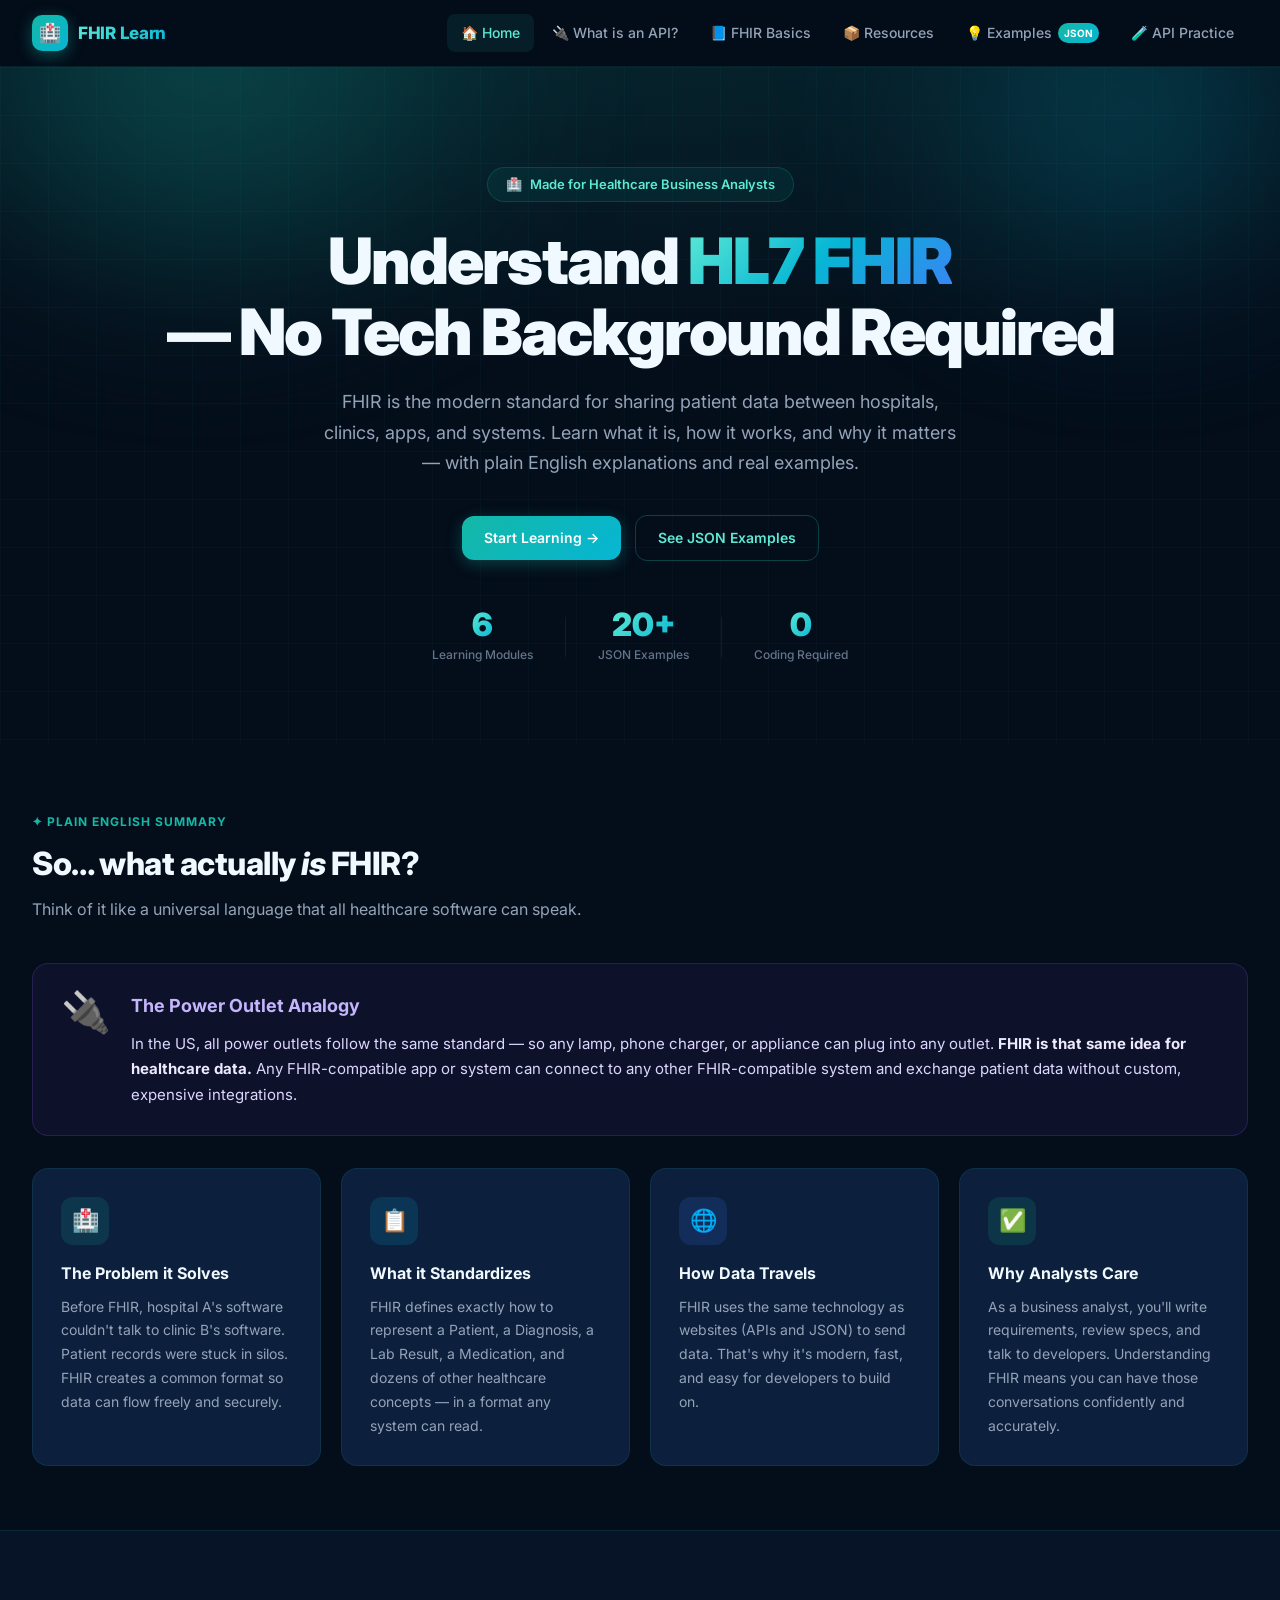
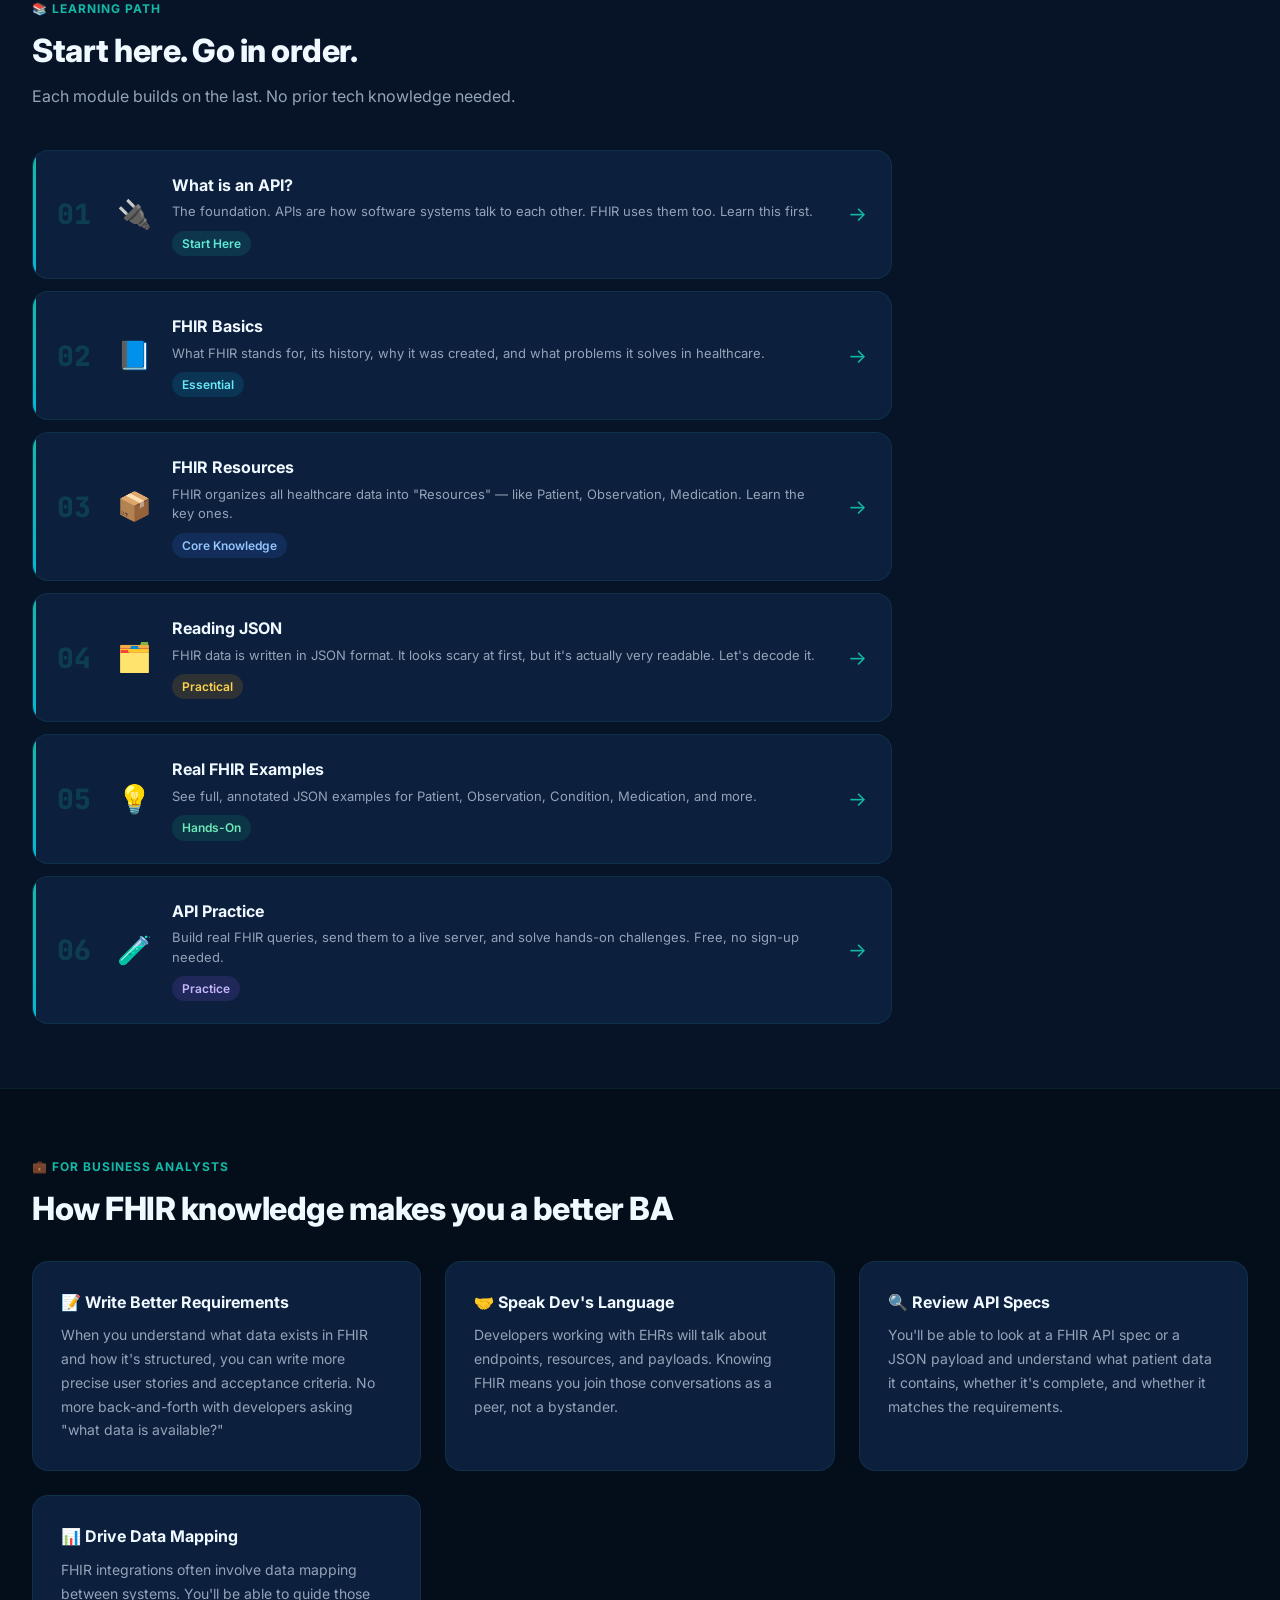
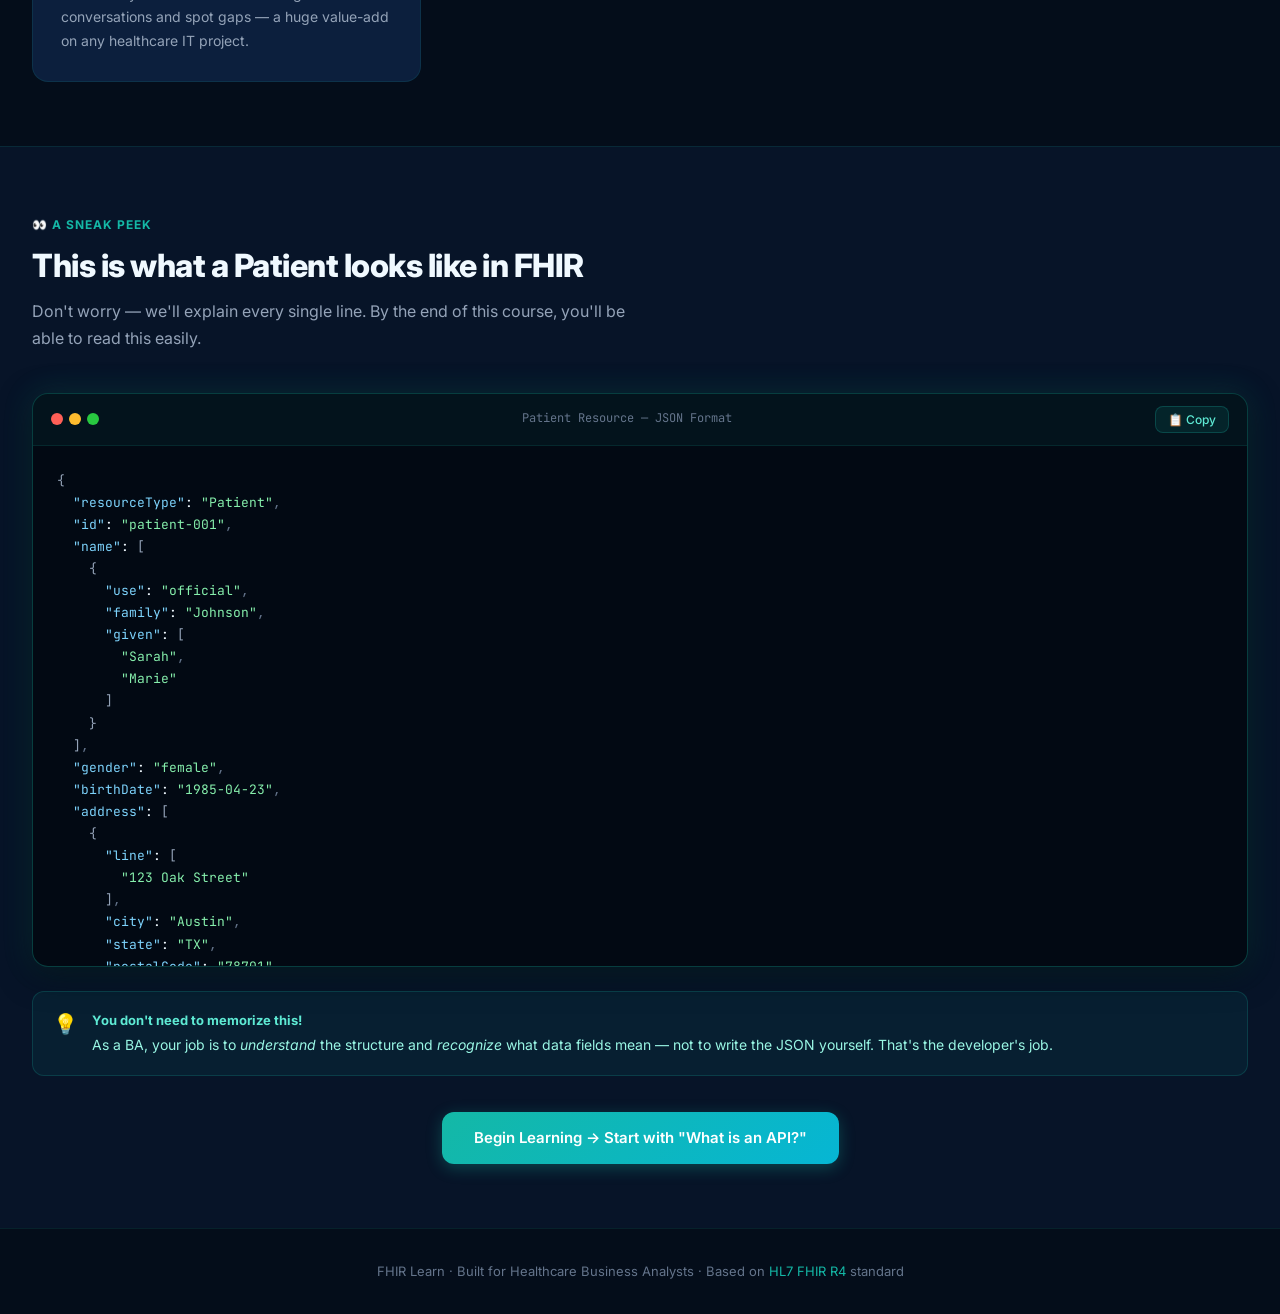
<file: index.html>
<!DOCTYPE html>
<html lang="en">
<head>
  <meta charset="UTF-8"/>
  <meta name="viewport" content="width=device-width, initial-scale=1.0"/>
  <meta name="description" content="Learn HL7 FHIR from scratch — a simple guide for healthcare business analysts. No coding experience required."/>
  <title>FHIR Learn — HL7 FHIR for Healthcare Analysts</title>
  <link rel="preconnect" href="https://fonts.googleapis.com"/>
  <link href="https://fonts.googleapis.com/css2?family=Inter:wght@300;400;500;600;700;800;900&family=JetBrains+Mono:wght@400;500&display=swap" rel="stylesheet"/>
  <link rel="stylesheet" href="styles/main.css"/>
  <link rel="stylesheet" href="styles/home.css"/>
</head>
<body>

<!-- NAVBAR -->
<nav class="navbar">
  <div class="nav-inner">
    <a href="index.html" class="nav-logo">
      <div class="nav-logo-icon">🏥</div>
      <span class="nav-logo-text">FHIR Learn</span>
    </a>
    <ul class="nav-links">
      <li><a href="index.html" class="active">🏠 Home</a></li>
      <li><a href="pages/what-is-api.html">🔌 What is an API?</a></li>
      <li><a href="pages/fhir-basics.html">📘 FHIR Basics</a></li>
      <li><a href="pages/resources.html">📦 Resources</a></li>
      <li><a href="pages/examples.html">💡 Examples <span class="nav-badge">JSON</span></a></li>
      <li><a href="pages/api-practice.html">🧪 API Practice</a></li>
    </ul>
  </div>
</nav>

<!-- HERO -->
<section class="hero">
  <div class="hero-bg-grid"></div>
  <div class="hero-glow hero-glow-1"></div>
  <div class="hero-glow hero-glow-2"></div>

  <div class="container hero-content">
    <div class="hero-eyebrow">
      <span>🏥</span> Made for Healthcare Business Analysts
    </div>
    <h1>
      Understand <span class="gradient-text">HL7 FHIR</span><br/>
      — No Tech Background Required
    </h1>
    <p class="hero-subtitle">
      FHIR is the modern standard for sharing patient data between hospitals, 
      clinics, apps, and systems. Learn what it is, how it works, 
      and why it matters — with plain English explanations and real examples.
    </p>
    <div class="hero-actions">
      <a href="pages/what-is-api.html" class="btn btn-primary">
        Start Learning →
      </a>
      <a href="pages/examples.html" class="btn btn-outline">
        See JSON Examples
      </a>
    </div>
    <div class="hero-stats">
      <div class="hero-stat">
        <span class="hero-stat-num">6</span>
        <span class="hero-stat-label">Learning Modules</span>
      </div>
      <div class="hero-stat-div"></div>
      <div class="hero-stat">
        <span class="hero-stat-num">20+</span>
        <span class="hero-stat-label">JSON Examples</span>
      </div>
      <div class="hero-stat-div"></div>
      <div class="hero-stat">
        <span class="hero-stat-num">0</span>
        <span class="hero-stat-label">Coding Required</span>
      </div>
    </div>
  </div>
</section>

<!-- WHAT IS FHIR? QUICK SUMMARY -->
<section class="section container-wide">
  <div class="section-eyebrow">✦ Plain English Summary</div>
  <div class="section-title">So… what actually <em>is</em> FHIR?</div>
  <p class="section-subtitle">Think of it like a universal language that all healthcare software can speak.</p>

  <div class="analogy-block">
    <div class="analogy-icon">🔌</div>
    <div class="analogy-body">
      <h3>The Power Outlet Analogy</h3>
      <p>
        In the US, all power outlets follow the same standard — so any lamp, 
        phone charger, or appliance can plug into any outlet. 
        <strong>FHIR is that same idea for healthcare data.</strong> 
        Any FHIR-compatible app or system can connect to any other FHIR-compatible 
        system and exchange patient data without custom, expensive integrations.
      </p>
    </div>
  </div>

  <div class="card-grid" style="margin-top:32px">
    <div class="card">
      <div class="icon-box teal">🏥</div>
      <h3 class="card-title">The Problem it Solves</h3>
      <p class="card-body">Before FHIR, hospital A's software couldn't talk to clinic B's software. Patient records were stuck in silos. FHIR creates a common format so data can flow freely and securely.</p>
    </div>
    <div class="card">
      <div class="icon-box cyan">📋</div>
      <h3 class="card-title">What it Standardizes</h3>
      <p class="card-body">FHIR defines exactly how to represent a Patient, a Diagnosis, a Lab Result, a Medication, and dozens of other healthcare concepts — in a format any system can read.</p>
    </div>
    <div class="card">
      <div class="icon-box blue">🌐</div>
      <h3 class="card-title">How Data Travels</h3>
      <p class="card-body">FHIR uses the same technology as websites (APIs and JSON) to send data. That's why it's modern, fast, and easy for developers to build on.</p>
    </div>
    <div class="card">
      <div class="icon-box green">✅</div>
      <h3 class="card-title">Why Analysts Care</h3>
      <p class="card-body">As a business analyst, you'll write requirements, review specs, and talk to developers. Understanding FHIR means you can have those conversations confidently and accurately.</p>
    </div>
  </div>
</section>

<!-- LEARNING PATH -->
<section class="section container-wide" style="background: var(--bg-surface);">
  <div class="section-eyebrow">📚 Learning Path</div>
  <div class="section-title">Start here. Go in order.</div>
  <p class="section-subtitle">Each module builds on the last. No prior tech knowledge needed.</p>

  <div class="learning-path">

    <a href="pages/what-is-api.html" class="path-card">
      <div class="path-num">01</div>
      <div class="path-icon">🔌</div>
      <div class="path-info">
        <h3>What is an API?</h3>
        <p>The foundation. APIs are how software systems talk to each other. FHIR uses them too. Learn this first.</p>
        <span class="badge teal">Start Here</span>
      </div>
      <div class="path-arrow">→</div>
    </a>

    <a href="pages/fhir-basics.html" class="path-card">
      <div class="path-num">02</div>
      <div class="path-icon">📘</div>
      <div class="path-info">
        <h3>FHIR Basics</h3>
        <p>What FHIR stands for, its history, why it was created, and what problems it solves in healthcare.</p>
        <span class="badge cyan">Essential</span>
      </div>
      <div class="path-arrow">→</div>
    </a>

    <a href="pages/resources.html" class="path-card">
      <div class="path-num">03</div>
      <div class="path-icon">📦</div>
      <div class="path-info">
        <h3>FHIR Resources</h3>
        <p>FHIR organizes all healthcare data into "Resources" — like Patient, Observation, Medication. Learn the key ones.</p>
        <span class="badge blue">Core Knowledge</span>
      </div>
      <div class="path-arrow">→</div>
    </a>

    <a href="pages/json-intro.html" class="path-card">
      <div class="path-num">04</div>
      <div class="path-icon">🗂️</div>
      <div class="path-info">
        <h3>Reading JSON</h3>
        <p>FHIR data is written in JSON format. It looks scary at first, but it's actually very readable. Let's decode it.</p>
        <span class="badge orange">Practical</span>
      </div>
      <div class="path-arrow">→</div>
    </a>

    <a href="pages/examples.html" class="path-card">
      <div class="path-num">05</div>
      <div class="path-icon">💡</div>
      <div class="path-info">
        <h3>Real FHIR Examples</h3>
        <p>See full, annotated JSON examples for Patient, Observation, Condition, Medication, and more.</p>
        <span class="badge green">Hands-On</span>
      </div>
      <div class="path-arrow">→</div>
    </a>

    <a href="pages/api-practice.html" class="path-card">
      <div class="path-num">06</div>
      <div class="path-icon">🧪</div>
      <div class="path-info">
        <h3>API Practice</h3>
        <p>Build real FHIR queries, send them to a live server, and solve hands-on challenges. Free, no sign-up needed.</p>
        <span class="badge purple">Practice</span>
      </div>
      <div class="path-arrow">→</div>
    </a>

  </div>
</section>

<!-- WHY THIS MATTERS FOR BAS -->
<section class="section container-wide">
  <div class="section-eyebrow">💼 For Business Analysts</div>
  <div class="section-title">How FHIR knowledge makes you a better BA</div>

  <div class="card-grid-2" style="margin-top:32px">
    <div class="card">
      <h3 class="card-title">📝 Write Better Requirements</h3>
      <p class="card-body">When you understand what data exists in FHIR and how it's structured, you can write more precise user stories and acceptance criteria. No more back-and-forth with developers asking "what data is available?"</p>
    </div>
    <div class="card">
      <h3 class="card-title">🤝 Speak Dev's Language</h3>
      <p class="card-body">Developers working with EHRs will talk about endpoints, resources, and payloads. Knowing FHIR means you join those conversations as a peer, not a bystander.</p>
    </div>
    <div class="card">
      <h3 class="card-title">🔍 Review API Specs</h3>
      <p class="card-body">You'll be able to look at a FHIR API spec or a JSON payload and understand what patient data it contains, whether it's complete, and whether it matches the requirements.</p>
    </div>
    <div class="card">
      <h3 class="card-title">📊 Drive Data Mapping</h3>
      <p class="card-body">FHIR integrations often involve data mapping between systems. You'll be able to guide those conversations and spot gaps — a huge value-add on any healthcare IT project.</p>
    </div>
  </div>
</section>

<!-- QUICK INTRO JSON EXAMPLE -->
<section class="section container-wide" style="background:var(--bg-surface)">
  <div class="section-eyebrow">👀 A Sneak Peek</div>
  <div class="section-title">This is what a Patient looks like in FHIR</div>
  <p class="section-subtitle">Don't worry — we'll explain every single line. By the end of this course, you'll be able to read this easily.</p>

  <div class="json-viewer-container" id="homeJson">
    <div class="json-viewer-header">
      <div class="json-viewer-dots">
        <span></span><span></span><span></span>
      </div>
      <span class="json-viewer-title">Patient Resource — JSON Format</span>
      <button class="json-copy-btn" onclick="copyJson('homeJsonCode', this)">
        📋 Copy
      </button>
    </div>
    <div class="json-viewer-body">
      <pre id="homeJsonCode"></pre>
    </div>
  </div>

  <div class="callout tip" style="margin-top:24px">
    <div class="callout-icon">💡</div>
    <div class="callout-content">
      <div class="callout-title">You don't need to memorize this!</div>
      <div class="callout-body">As a BA, your job is to <em>understand</em> the structure and <em>recognize</em> what data fields mean — not to write the JSON yourself. That's the developer's job.</div>
    </div>
  </div>

  <div style="text-align:center; margin-top:36px">
    <a href="pages/what-is-api.html" class="btn btn-primary" style="font-size:15px; padding:14px 32px">
      Begin Learning → Start with "What is an API?"
    </a>
  </div>
</section>

<!-- FOOTER -->
<footer class="footer">
  <p>FHIR Learn · Built for Healthcare Business Analysts · Based on <a href="https://hl7.org/fhir/" target="_blank">HL7 FHIR R4</a> standard</p>
</footer>

<script src="js/app.js"></script>
<script>
  // Render the home example JSON
  const homePatient = {
    "resourceType": "Patient",
    "id": "patient-001",
    "name": [
      {
        "use": "official",
        "family": "Johnson",
        "given": ["Sarah", "Marie"]
      }
    ],
    "gender": "female",
    "birthDate": "1985-04-23",
    "address": [
      {
        "line": ["123 Oak Street"],
        "city": "Austin",
        "state": "TX",
        "postalCode": "78701"
      }
    ],
    "telecom": [
      {
        "system": "phone",
        "value": "512-555-0198",
        "use": "home"
      }
    ]
  };
  document.getElementById('homeJsonCode').innerHTML = syntaxHighlight(JSON.stringify(homePatient, null, 2));
</script>
</body>
</html>
</file>
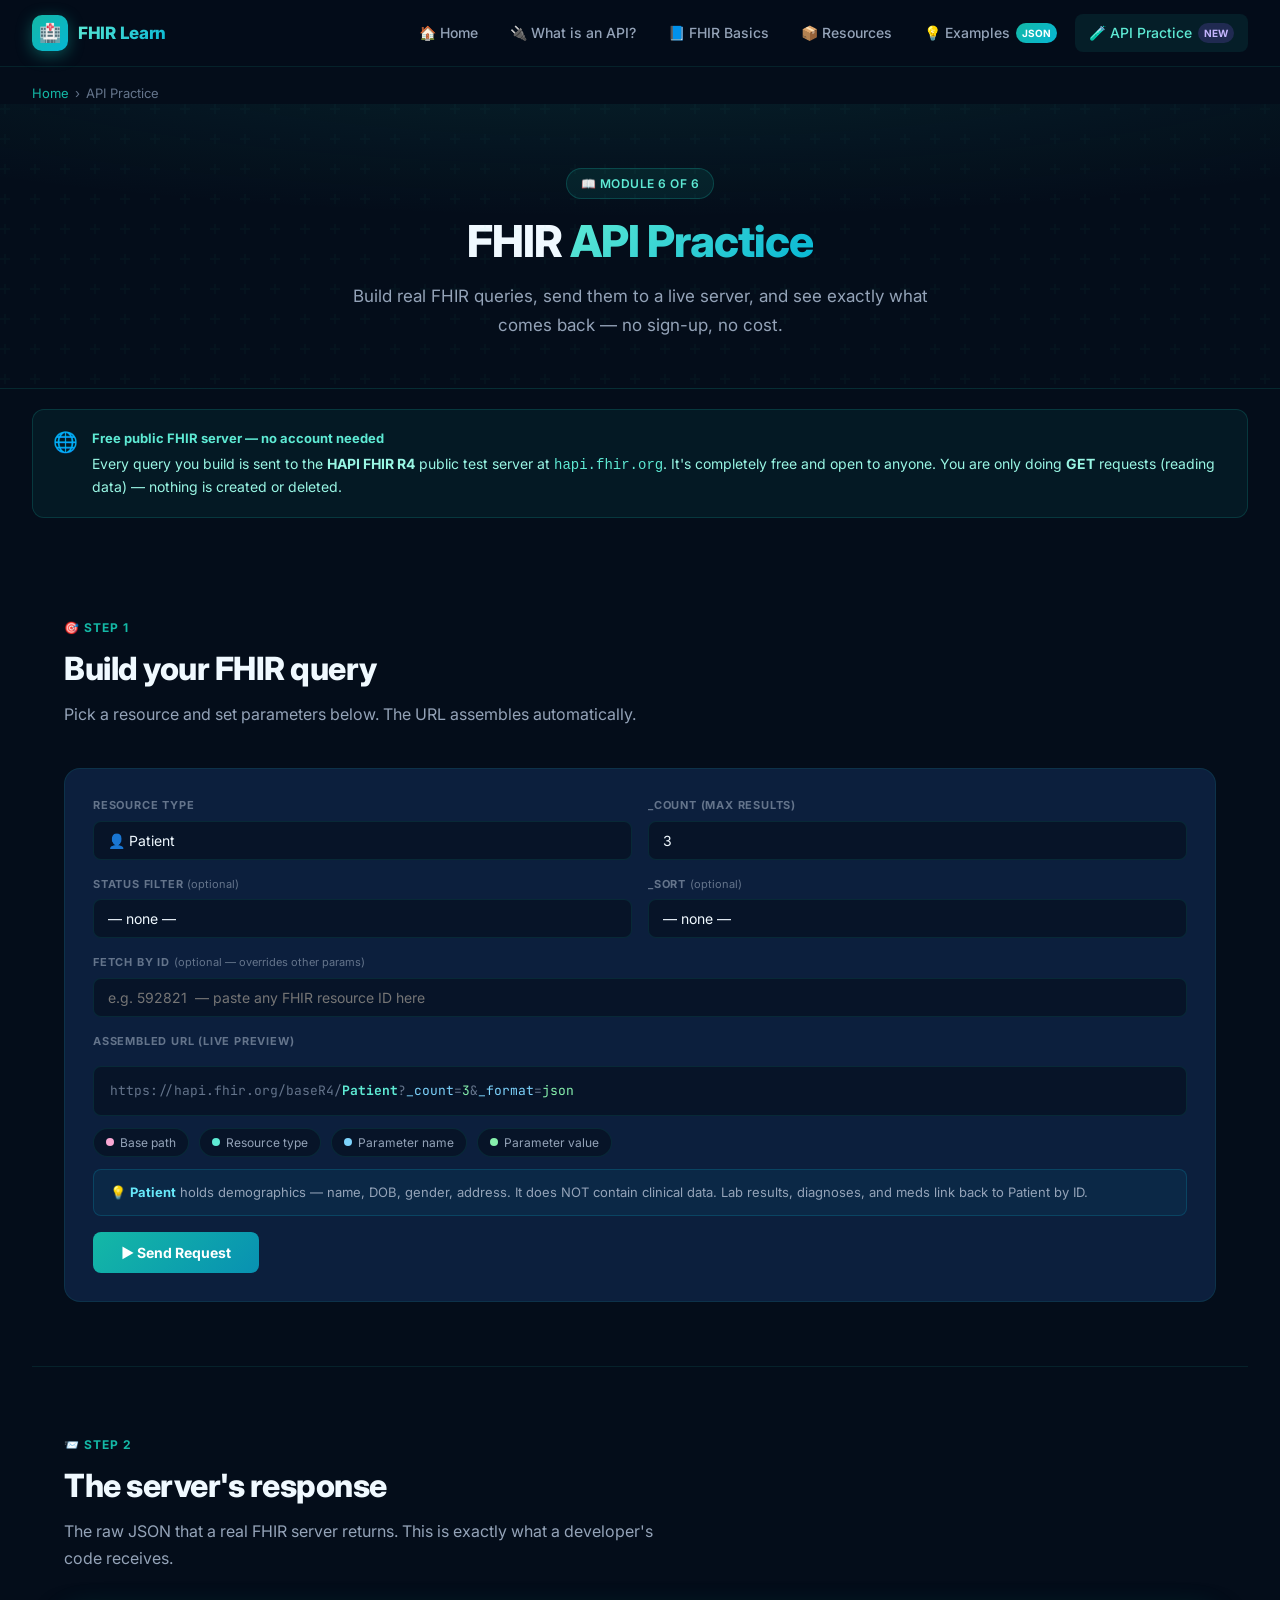
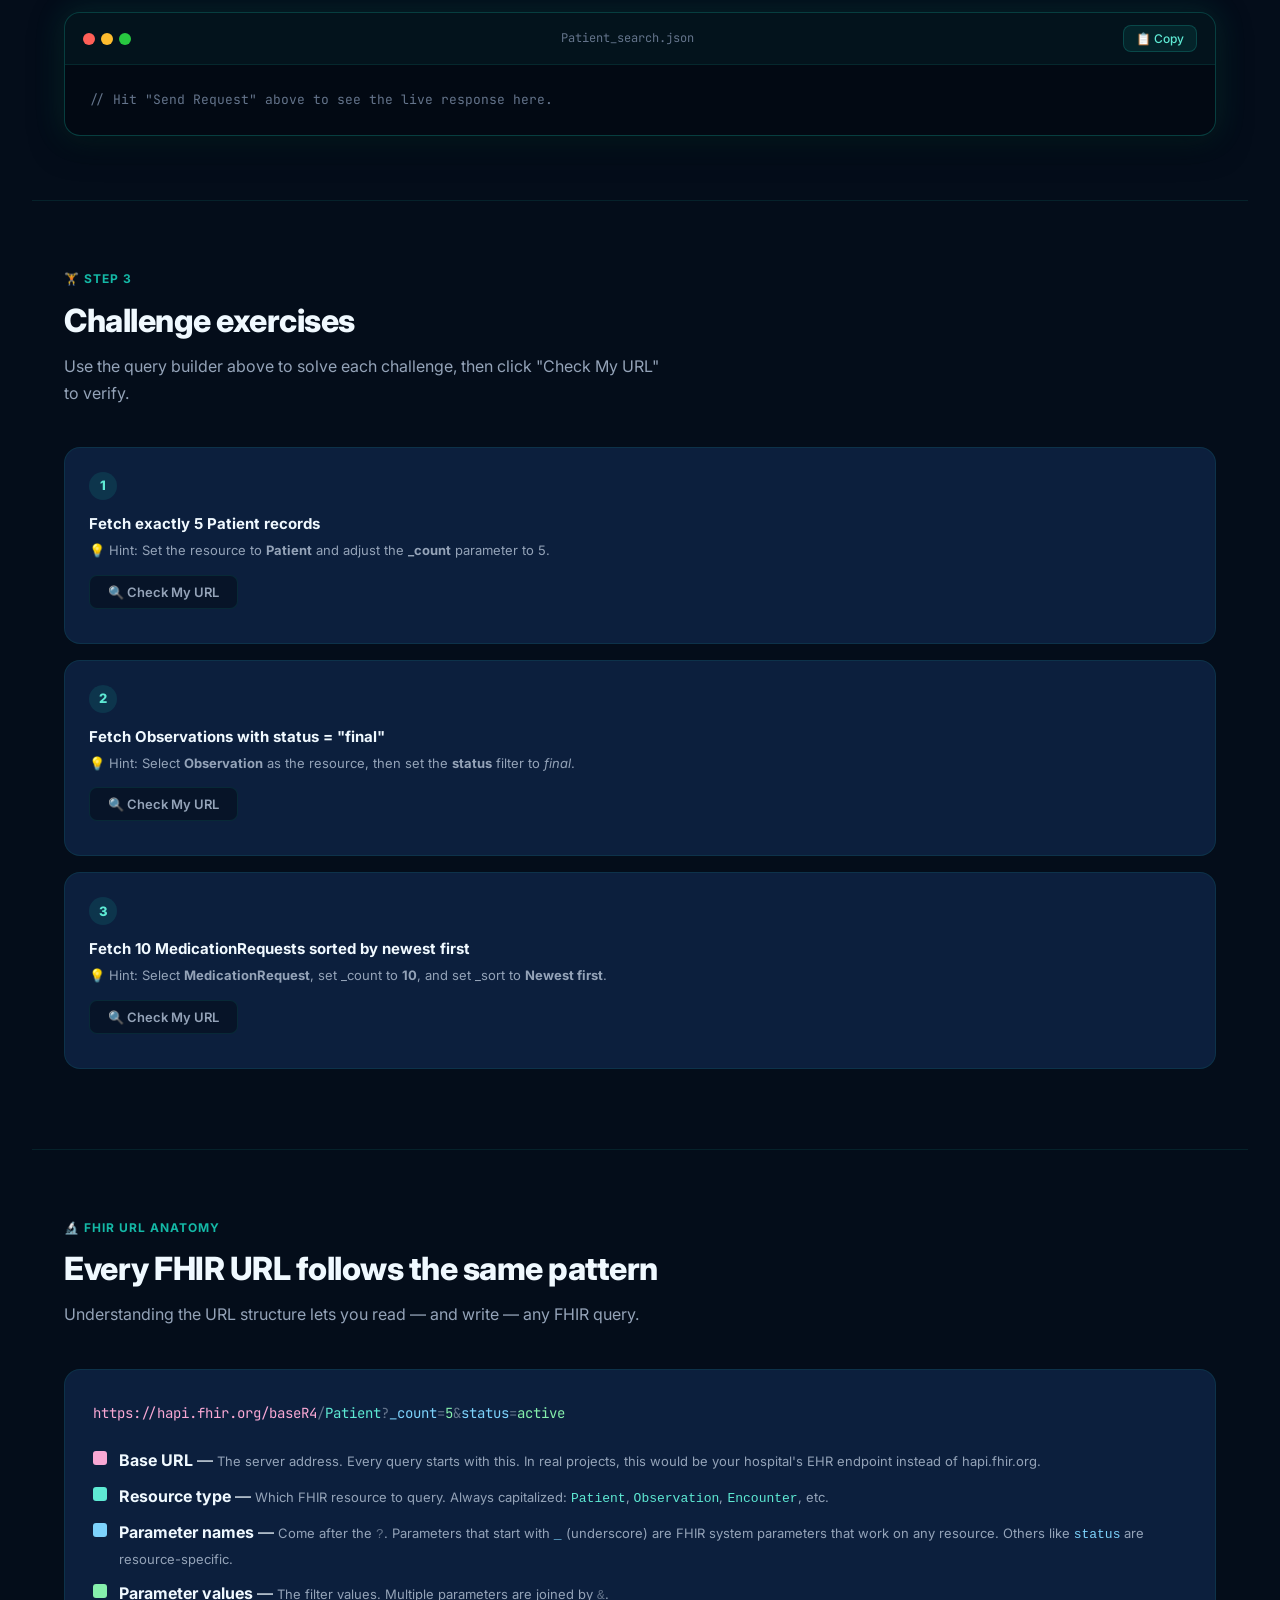
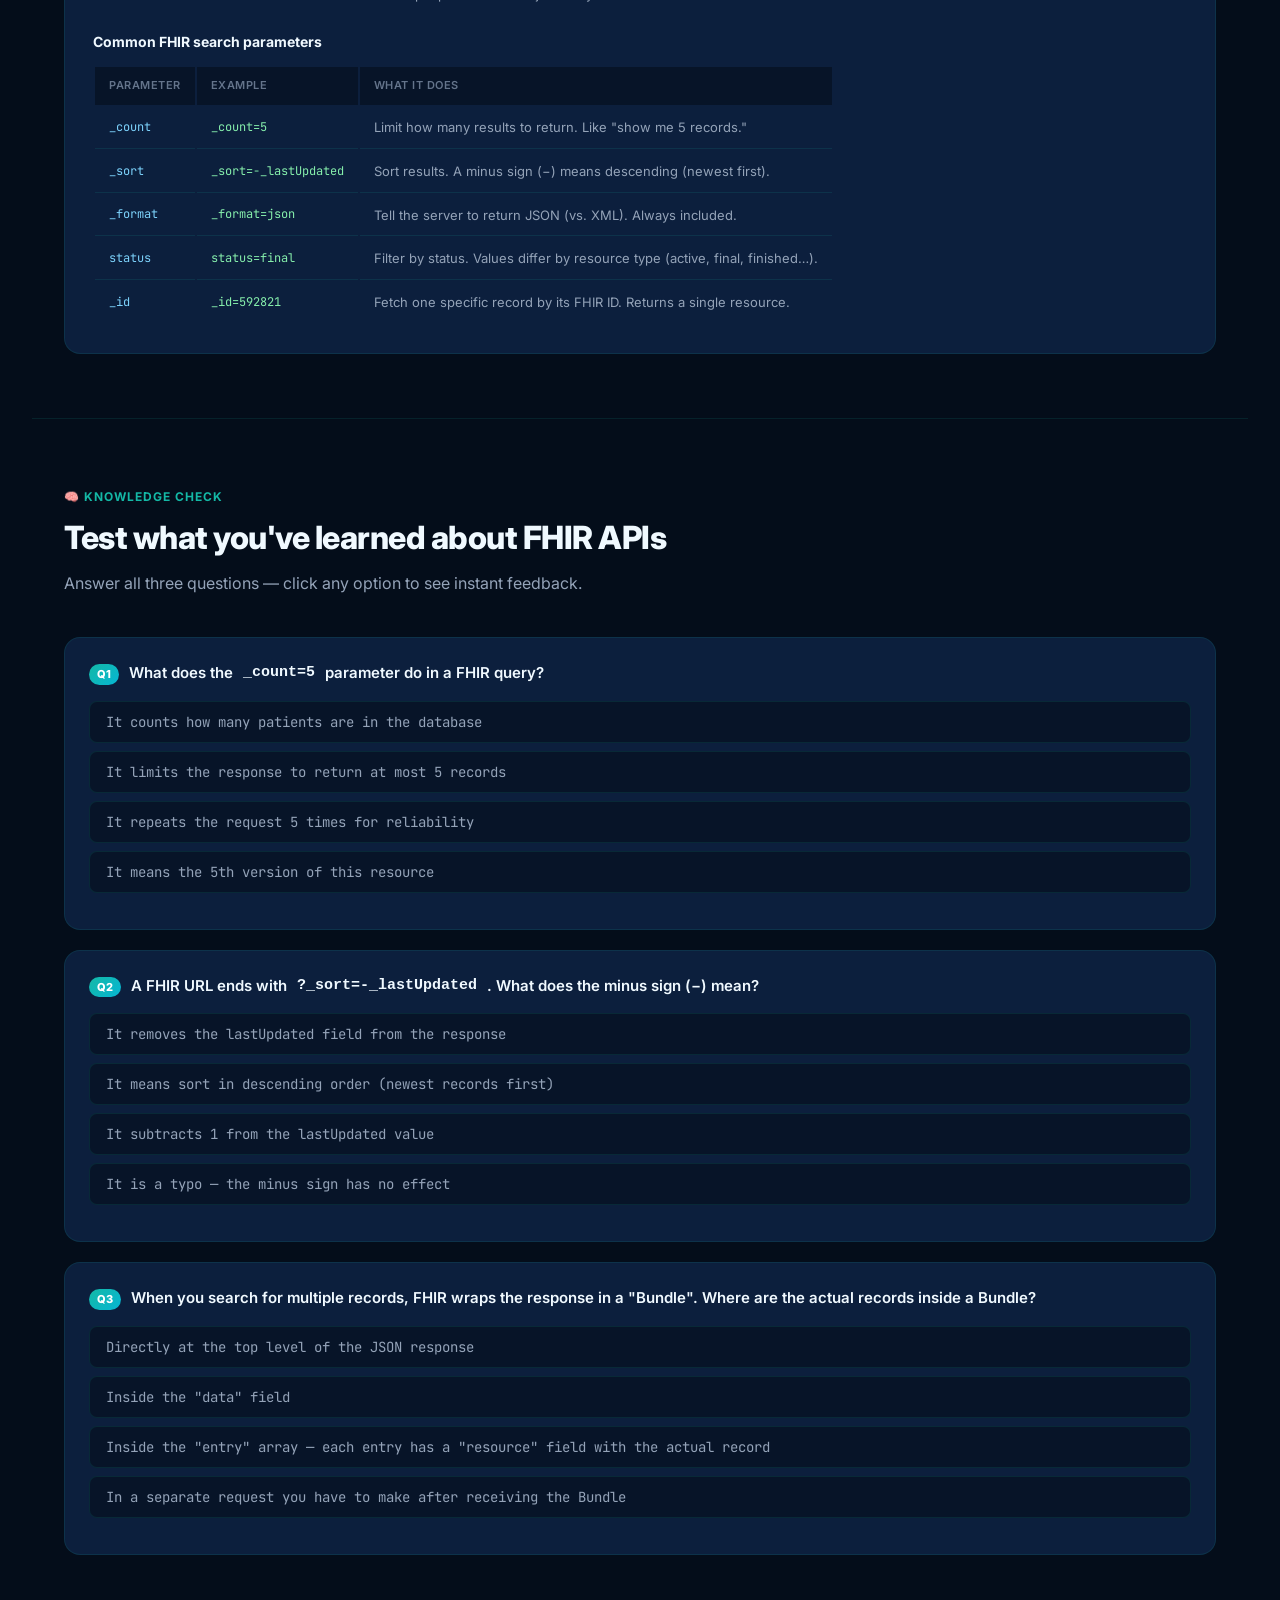
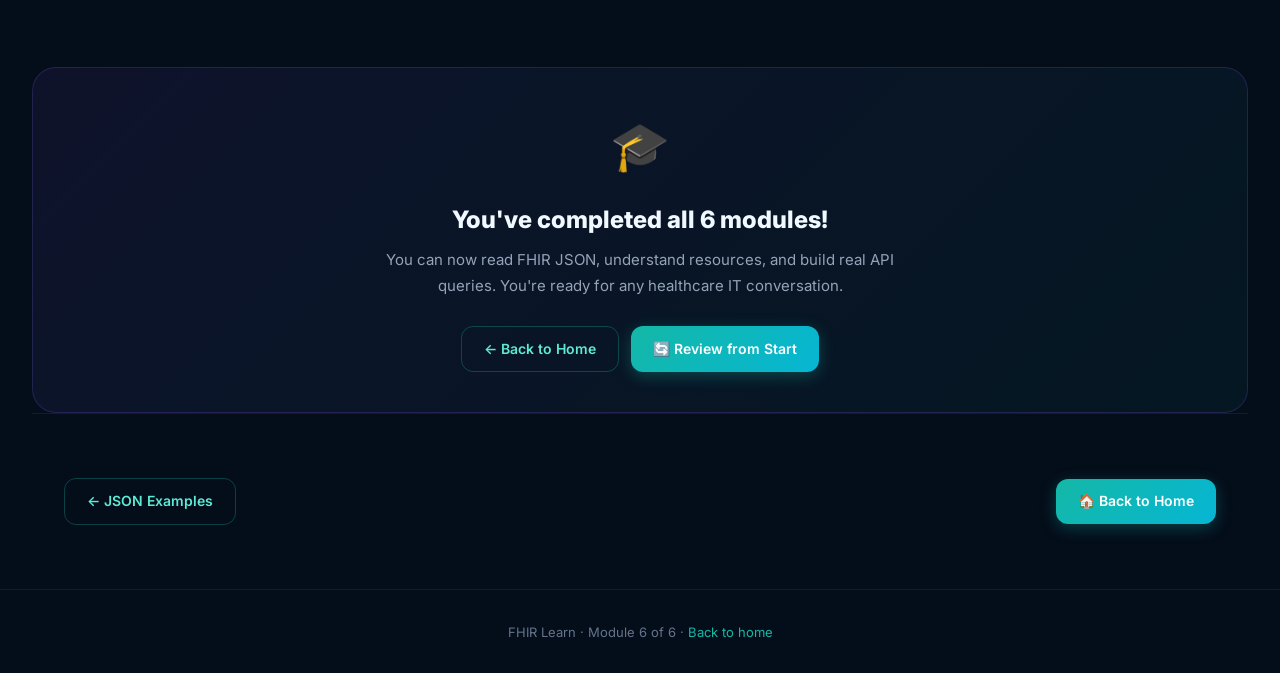
<file: pages/api-practice.html>
<!DOCTYPE html>
<html lang="en">
<head>
  <meta charset="UTF-8"/>
  <meta name="viewport" content="width=device-width, initial-scale=1.0"/>
  <title>FHIR API Practice — FHIR Learn</title>
  <link href="https://fonts.googleapis.com/css2?family=Inter:wght@300;400;500;600;700;800;900&family=JetBrains+Mono:wght@400;500&display=swap" rel="stylesheet"/>
  <link rel="stylesheet" href="../styles/main.css"/>
  <style>
    /* ── Query Builder ── */
    .builder-grid { display:grid; grid-template-columns:1fr 1fr; gap:16px; }
    @media(max-width:640px){ .builder-grid{grid-template-columns:1fr;} }

    .builder-label {
      display:block; font-size:11px; font-weight:700; color:var(--text-muted);
      text-transform:uppercase; letter-spacing:0.8px; margin-bottom:6px;
    }
    .builder-select, .builder-input {
      width:100%; padding:10px 14px; background:var(--bg-surface);
      border:1px solid var(--border); border-radius:var(--radius-sm);
      color:var(--text-primary); font-size:14px; font-family:inherit;
      outline:none; transition:border-color var(--ease), box-shadow var(--ease);
      appearance:none;
    }
    .builder-select:focus, .builder-input:focus {
      border-color:var(--teal); box-shadow:0 0 0 3px rgba(20,184,166,0.12);
    }
    .builder-select option { background:var(--bg-card); }

    /* ── URL preview ── */
    .url-bar {
      background:var(--bg-surface); border:1px solid var(--border);
      border-radius:var(--radius-sm); padding:12px 16px; margin-top:16px;
      font-family:'JetBrains Mono',monospace; font-size:13px; word-break:break-all;
      line-height:1.8; min-height:44px;
    }
    .url-segment { display:inline; }
    .url-base    { color:var(--text-muted); }
    .url-path    { color:#f9a8d4; }
    .url-resource{ color:var(--teal-light); font-weight:700; }
    .url-q       { color:var(--text-muted); }
    .url-key     { color:#7dd3fc; }
    .url-eq      { color:var(--text-muted); }
    .url-val     { color:#86efac; }
    .url-amp     { color:var(--text-muted); }

    /* ── URL breakdown legend ── */
    .url-legend {
      display:flex; flex-wrap:wrap; gap:10px; margin-top:12px; font-size:12px;
    }
    .url-legend-item {
      display:flex; align-items:center; gap:6px; background:var(--bg-surface);
      border:1px solid var(--border); border-radius:20px; padding:4px 12px;
    }
    .url-legend-dot { width:8px; height:8px; border-radius:50%; flex-shrink:0; }

    /* ── Send button ── */
    .send-btn {
      display:inline-flex; align-items:center; gap:8px;
      padding:12px 28px; background:linear-gradient(135deg,var(--teal),#0891b2);
      color:#fff; border:none; border-radius:var(--radius-sm); font-size:14px;
      font-weight:700; font-family:inherit; cursor:pointer;
      transition:opacity var(--ease), transform var(--ease); margin-top:16px;
    }
    .send-btn:hover { opacity:0.9; transform:translateY(-1px); }
    .send-btn:disabled { opacity:0.5; cursor:not-allowed; transform:none; }

    /* ── Response meta bar ── */
    .resp-meta {
      display:flex; gap:16px; flex-wrap:wrap; margin-bottom:10px; font-size:12px;
    }
    .resp-pill {
      display:inline-flex; align-items:center; gap:5px;
      background:var(--bg-surface); border:1px solid var(--border);
      border-radius:20px; padding:4px 12px; color:var(--text-secondary);
    }
    .pill-ok  { border-color:rgba(20,184,166,0.4); color:var(--teal-light); }
    .pill-err { border-color:rgba(239,68,68,0.4);  color:#fc8181; }

    /* ── Challenge cards ── */
    .challenge-card {
      background:var(--bg-card); border:1px solid var(--border);
      border-radius:var(--radius-lg); padding:24px; margin-bottom:16px;
      transition:border-color var(--ease);
    }
    .challenge-card.solved { border-color:rgba(20,184,166,0.5); }
    .challenge-num {
      display:inline-flex; align-items:center; justify-content:center;
      width:28px; height:28px; border-radius:50%;
      background:rgba(20,184,166,0.15); color:var(--teal-light);
      font-size:13px; font-weight:800; margin-bottom:12px;
    }
    .challenge-title { font-size:15px; font-weight:700; color:var(--text-primary); margin-bottom:4px; }
    .challenge-hint  { font-size:13px; color:var(--text-secondary); margin-bottom:14px; }
    .check-btn {
      display:inline-flex; align-items:center; gap:6px;
      padding:8px 18px; background:var(--bg-surface); border:1px solid var(--border);
      border-radius:var(--radius-sm); color:var(--text-secondary); font-size:13px;
      font-weight:600; font-family:inherit; cursor:pointer;
      transition:all var(--ease);
    }
    .check-btn:hover { border-color:var(--teal); color:var(--teal-light); }
    .challenge-status { margin-top:10px; font-size:13px; }
    .status-pass { color:var(--teal-light); font-weight:600; }
    .status-fail { color:#fc8181; font-weight:600; }

    /* ── Tip box that changes per resource ── */
    .context-tip {
      background:rgba(6,182,212,0.06); border:1px solid rgba(6,182,212,0.2);
      border-radius:var(--radius-sm); padding:12px 16px; margin-top:12px;
      font-size:13px; color:var(--text-secondary); line-height:1.6;
      transition:opacity 0.25s;
    }
    .context-tip strong { color:#67e8f9; }
  </style>
</head>
<body>

<nav class="navbar">
  <div class="nav-inner">
    <a href="../index.html" class="nav-logo">
      <div class="nav-logo-icon">🏥</div>
      <span class="nav-logo-text">FHIR Learn</span>
    </a>
    <ul class="nav-links">
      <li><a href="../index.html">🏠 Home</a></li>
      <li><a href="what-is-api.html">🔌 What is an API?</a></li>
      <li><a href="fhir-basics.html">📘 FHIR Basics</a></li>
      <li><a href="resources.html">📦 Resources</a></li>
      <li><a href="examples.html">💡 Examples <span class="nav-badge">JSON</span></a></li>
      <li><a href="api-practice.html" class="active">🧪 API Practice <span class="nav-badge" style="background:rgba(139,92,246,0.2);color:#c4b5fd;border-color:rgba(139,92,246,0.3)">NEW</span></a></li>
    </ul>
  </div>
</nav>

<div class="breadcrumb container-wide">
  <a href="../index.html">Home</a>
  <span class="breadcrumb-sep">›</span>
  <span>API Practice</span>
</div>

<div class="page-hero">
  <div class="page-hero-eyebrow">📖 Module 6 of 6</div>
  <h1>FHIR <span>API Practice</span></h1>
  <p>Build real FHIR queries, send them to a live server, and see exactly what comes back — no sign-up, no cost.</p>
</div>

<div class="container-wide">

  <!-- HOW THIS WORKS -->
  <div class="callout tip" style="margin-bottom:32px">
    <div class="callout-icon">🌐</div>
    <div class="callout-content">
      <div class="callout-title">Free public FHIR server — no account needed</div>
      <div class="callout-body">Every query you build is sent to the <strong>HAPI FHIR R4</strong> public test server at <code style="color:var(--teal-light)">hapi.fhir.org</code>. It's completely free and open to anyone. You are only doing <strong>GET</strong> requests (reading data) — nothing is created or deleted.</div>
    </div>
  </div>

  <!-- ════════════════════════════════════════
       SECTION 1 — QUERY BUILDER
  ════════════════════════════════════════ -->
  <section class="section">
    <div class="section-eyebrow">🎯 Step 1</div>
    <div class="section-title">Build your FHIR query</div>
    <p class="section-subtitle">Pick a resource and set parameters below. The URL assembles automatically.</p>

    <div class="card" style="margin-top:24px">

      <!-- Row 1: resource + count -->
      <div class="builder-grid" style="margin-bottom:16px">
        <div>
          <label class="builder-label" for="selResource">Resource type</label>
          <select class="builder-select" id="selResource" onchange="onBuilderChange()">
            <option value="Patient">👤 Patient</option>
            <option value="Observation">🔬 Observation</option>
            <option value="Condition">🩺 Condition</option>
            <option value="MedicationRequest">💊 MedicationRequest</option>
            <option value="Encounter">🏥 Encounter</option>
          </select>
        </div>
        <div>
          <label class="builder-label" for="selCount">_count (max results)</label>
          <select class="builder-select" id="selCount" onchange="onBuilderChange()">
            <option value="1">1</option>
            <option value="3" selected>3</option>
            <option value="5">5</option>
            <option value="10">10</option>
            <option value="20">20</option>
          </select>
        </div>
      </div>

      <!-- Row 2: status + extra param -->
      <div class="builder-grid" style="margin-bottom:16px">
        <div>
          <label class="builder-label" for="selStatus">status filter <span style="font-weight:400;text-transform:none;letter-spacing:0">(optional)</span></label>
          <select class="builder-select" id="selStatus" onchange="onBuilderChange()">
            <option value="">— none —</option>
            <option value="active">active</option>
            <option value="final">final</option>
            <option value="finished">finished</option>
            <option value="completed">completed</option>
            <option value="stopped">stopped</option>
          </select>
        </div>
        <div>
          <label class="builder-label" for="selSort">_sort <span style="font-weight:400;text-transform:none;letter-spacing:0">(optional)</span></label>
          <select class="builder-select" id="selSort" onchange="onBuilderChange()">
            <option value="">— none —</option>
            <option value="-_lastUpdated">Newest first (-_lastUpdated)</option>
            <option value="_lastUpdated">Oldest first (_lastUpdated)</option>
          </select>
        </div>
      </div>

      <!-- Row 3: free ID lookup -->
      <div style="margin-bottom:16px">
        <label class="builder-label" for="inpId">Fetch by ID <span style="font-weight:400;text-transform:none;letter-spacing:0">(optional — overrides other params)</span></label>
        <input class="builder-input" id="inpId" type="text" placeholder='e.g. 592821  — paste any FHIR resource ID here' oninput="onBuilderChange()"/>
      </div>

      <!-- URL preview -->
      <div>
        <div class="builder-label">Assembled URL (live preview)</div>
        <div class="url-bar" id="urlPreview"></div>
        <!-- Legend -->
        <div class="url-legend">
          <div class="url-legend-item"><div class="url-legend-dot" style="background:#f9a8d4"></div><span style="color:var(--text-secondary)">Base path</span></div>
          <div class="url-legend-item"><div class="url-legend-dot" style="background:var(--teal-light)"></div><span style="color:var(--text-secondary)">Resource type</span></div>
          <div class="url-legend-item"><div class="url-legend-dot" style="background:#7dd3fc"></div><span style="color:var(--text-secondary)">Parameter name</span></div>
          <div class="url-legend-item"><div class="url-legend-dot" style="background:#86efac"></div><span style="color:var(--text-secondary)">Parameter value</span></div>
        </div>
      </div>

      <!-- Context tip -->
      <div class="context-tip" id="contextTip"></div>

      <!-- Send button -->
      <button class="send-btn" id="sendBtn" onclick="sendRequest()">
        ▶ Send Request
      </button>
    </div>
  </section>

  <!-- ════════════════════════════════════════
       SECTION 2 — RESPONSE
  ════════════════════════════════════════ -->
  <section class="section">
    <div class="section-eyebrow">📨 Step 2</div>
    <div class="section-title">The server's response</div>
    <p class="section-subtitle">The raw JSON that a real FHIR server returns. This is exactly what a developer's code receives.</p>

    <!-- loading + error -->
    <div id="loadingBar" class="loading-bar" style="display:none;margin:12px 0"></div>
    <div id="fetchError" class="fetch-error" style="display:none;margin-bottom:12px"></div>

    <!-- meta pills -->
    <div class="resp-meta" id="respMeta" style="display:none"></div>

    <!-- JSON viewer -->
    <div class="json-viewer-container">
      <div class="json-viewer-header">
        <div class="json-viewer-dots"><span></span><span></span><span></span></div>
        <span class="json-viewer-title" id="respFilename">response.json</span>
        <button class="json-copy-btn" onclick="copyJson('respPre',this)">📋 Copy</button>
      </div>
      <div class="json-viewer-body" style="max-height:480px;overflow-y:auto">
        <pre id="respPre" style="color:var(--text-muted);font-size:13px">// Hit "Send Request" above to see the live response here.</pre>
      </div>
    </div>

    <!-- What am I looking at? -->
    <div id="bundleExplain" style="display:none;margin-top:16px">
      <div class="callout info">
        <div class="callout-icon">📦</div>
        <div class="callout-content">
          <div class="callout-title">What is this "Bundle"?</div>
          <div class="callout-body">
            When you search for multiple records, FHIR wraps them in a <strong>Bundle</strong> — a container object.
            The actual records are inside the <code style="color:var(--teal-light)">entry</code> array.
            Each entry has a <code style="color:var(--teal-light)">resource</code> field with the actual data.<br/><br/>
            <strong>total</strong> = how many matching records exist on the server<br/>
            <strong>entry</strong> = the records returned in this response (limited by <code style="color:var(--teal-light)">_count</code>)
          </div>
        </div>
      </div>
    </div>
  </section>

  <!-- ════════════════════════════════════════
       SECTION 3 — CHALLENGE EXERCISES
  ════════════════════════════════════════ -->
  <section class="section" style="border-top:1px solid var(--border)">
    <div class="section-eyebrow">🏋️ Step 3</div>
    <div class="section-title">Challenge exercises</div>
    <p class="section-subtitle">Use the query builder above to solve each challenge, then click "Check My URL" to verify.</p>

    <!-- Challenge 1 -->
    <div class="challenge-card" id="ch1">
      <div class="challenge-num">1</div>
      <div class="challenge-title">Fetch exactly 5 Patient records</div>
      <div class="challenge-hint">💡 Hint: Set the resource to <strong>Patient</strong> and adjust the <strong>_count</strong> parameter to 5.</div>
      <button class="check-btn" onclick="checkChallenge(1)">🔍 Check My URL</button>
      <div class="challenge-status" id="ch1-status"></div>
    </div>

    <!-- Challenge 2 -->
    <div class="challenge-card" id="ch2">
      <div class="challenge-num">2</div>
      <div class="challenge-title">Fetch Observations with status = "final"</div>
      <div class="challenge-hint">💡 Hint: Select <strong>Observation</strong> as the resource, then set the <strong>status</strong> filter to <em>final</em>.</div>
      <button class="check-btn" onclick="checkChallenge(2)">🔍 Check My URL</button>
      <div class="challenge-status" id="ch2-status"></div>
    </div>

    <!-- Challenge 3 -->
    <div class="challenge-card" id="ch3">
      <div class="challenge-num">3</div>
      <div class="challenge-title">Fetch 10 MedicationRequests sorted by newest first</div>
      <div class="challenge-hint">💡 Hint: Select <strong>MedicationRequest</strong>, set _count to <strong>10</strong>, and set _sort to <strong>Newest first</strong>.</div>
      <button class="check-btn" onclick="checkChallenge(3)">🔍 Check My URL</button>
      <div class="challenge-status" id="ch3-status"></div>
    </div>

  </section>

  <!-- ════════════════════════════════════════
       SECTION 4 — FHIR URL ANATOMY
  ════════════════════════════════════════ -->
  <section class="section" style="border-top:1px solid var(--border)">
    <div class="section-eyebrow">🔬 FHIR URL Anatomy</div>
    <div class="section-title">Every FHIR URL follows the same pattern</div>
    <p class="section-subtitle">Understanding the URL structure lets you read — and write — any FHIR query.</p>

    <div class="card" style="margin-top:24px">
      <div style="font-family:'JetBrains Mono',monospace;font-size:14px;line-height:2.2;word-break:break-all;margin-bottom:20px">
        <span style="color:#f9a8d4">https://hapi.fhir.org/baseR4</span><span style="color:var(--text-muted)">/</span><span style="color:var(--teal-light)">Patient</span><span style="color:var(--text-muted)">?</span><span style="color:#7dd3fc">_count</span><span style="color:var(--text-muted)">=</span><span style="color:#86efac">5</span><span style="color:var(--text-muted)">&amp;</span><span style="color:#7dd3fc">status</span><span style="color:var(--text-muted)">=</span><span style="color:#86efac">active</span>
      </div>
      <div style="display:flex;flex-direction:column;gap:10px">
        <div style="display:flex;gap:12px;align-items:flex-start">
          <span style="width:14px;height:14px;border-radius:3px;background:#f9a8d4;flex-shrink:0;margin-top:3px"></span>
          <div><strong style="color:var(--text-primary)">Base URL</strong> — <span style="color:var(--text-secondary);font-size:13px">The server address. Every query starts with this. In real projects, this would be your hospital's EHR endpoint instead of hapi.fhir.org.</span></div>
        </div>
        <div style="display:flex;gap:12px;align-items:flex-start">
          <span style="width:14px;height:14px;border-radius:3px;background:var(--teal-light);flex-shrink:0;margin-top:3px"></span>
          <div><strong style="color:var(--text-primary)">Resource type</strong> — <span style="color:var(--text-secondary);font-size:13px">Which FHIR resource to query. Always capitalized: <code style="color:var(--teal-light)">Patient</code>, <code style="color:var(--teal-light)">Observation</code>, <code style="color:var(--teal-light)">Encounter</code>, etc.</span></div>
        </div>
        <div style="display:flex;gap:12px;align-items:flex-start">
          <span style="width:14px;height:14px;border-radius:3px;background:#7dd3fc;flex-shrink:0;margin-top:3px"></span>
          <div><strong style="color:var(--text-primary)">Parameter names</strong> — <span style="color:var(--text-secondary);font-size:13px">Come after the <code style="color:var(--text-muted)">?</code>. Parameters that start with <code style="color:#7dd3fc">_</code> (underscore) are FHIR system parameters that work on any resource. Others like <code style="color:#7dd3fc">status</code> are resource-specific.</span></div>
        </div>
        <div style="display:flex;gap:12px;align-items:flex-start">
          <span style="width:14px;height:14px;border-radius:3px;background:#86efac;flex-shrink:0;margin-top:3px"></span>
          <div><strong style="color:var(--text-primary)">Parameter values</strong> — <span style="color:var(--text-secondary);font-size:13px">The filter values. Multiple parameters are joined by <code style="color:var(--text-muted)">&amp;</code>.</span></div>
        </div>
      </div>

      <!-- Common params table -->
      <div style="margin-top:24px">
        <h4 style="font-size:14px;font-weight:700;color:var(--text-primary);margin-bottom:12px">Common FHIR search parameters</h4>
        <table class="field-table">
          <thead><tr>
            <th style="text-align:left;padding:10px 14px;background:var(--bg-surface);color:var(--text-muted);font-size:11px;font-weight:600;text-transform:uppercase;letter-spacing:0.5px">Parameter</th>
            <th style="text-align:left;padding:10px 14px;background:var(--bg-surface);color:var(--text-muted);font-size:11px;font-weight:600;text-transform:uppercase;letter-spacing:0.5px">Example</th>
            <th style="text-align:left;padding:10px 14px;background:var(--bg-surface);color:var(--text-muted);font-size:11px;font-weight:600;text-transform:uppercase;letter-spacing:0.5px">What it does</th>
          </tr></thead>
          <tbody>
            <tr><td style="padding:10px 14px;border-bottom:1px solid var(--border);color:var(--text-code);font-family:'JetBrains Mono',monospace;font-size:12px">_count</td><td style="padding:10px 14px;border-bottom:1px solid var(--border);color:#86efac;font-family:'JetBrains Mono',monospace;font-size:12px">_count=5</td><td style="padding:10px 14px;border-bottom:1px solid var(--border);color:var(--text-secondary);font-size:13px">Limit how many results to return. Like "show me 5 records."</td></tr>
            <tr><td style="padding:10px 14px;border-bottom:1px solid var(--border);color:var(--text-code);font-family:'JetBrains Mono',monospace;font-size:12px">_sort</td><td style="padding:10px 14px;border-bottom:1px solid var(--border);color:#86efac;font-family:'JetBrains Mono',monospace;font-size:12px">_sort=-_lastUpdated</td><td style="padding:10px 14px;border-bottom:1px solid var(--border);color:var(--text-secondary);font-size:13px">Sort results. A minus sign (−) means descending (newest first).</td></tr>
            <tr><td style="padding:10px 14px;border-bottom:1px solid var(--border);color:var(--text-code);font-family:'JetBrains Mono',monospace;font-size:12px">_format</td><td style="padding:10px 14px;border-bottom:1px solid var(--border);color:#86efac;font-family:'JetBrains Mono',monospace;font-size:12px">_format=json</td><td style="padding:10px 14px;border-bottom:1px solid var(--border);color:var(--text-secondary);font-size:13px">Tell the server to return JSON (vs. XML). Always included.</td></tr>
            <tr><td style="padding:10px 14px;border-bottom:1px solid var(--border);color:var(--text-code);font-family:'JetBrains Mono',monospace;font-size:12px">status</td><td style="padding:10px 14px;border-bottom:1px solid var(--border);color:#86efac;font-family:'JetBrains Mono',monospace;font-size:12px">status=final</td><td style="padding:10px 14px;border-bottom:1px solid var(--border);color:var(--text-secondary);font-size:13px">Filter by status. Values differ by resource type (active, final, finished…).</td></tr>
            <tr><td style="padding:10px 14px;color:var(--text-code);font-family:'JetBrains Mono',monospace;font-size:12px">_id</td><td style="padding:10px 14px;color:#86efac;font-family:'JetBrains Mono',monospace;font-size:12px">_id=592821</td><td style="padding:10px 14px;color:var(--text-secondary);font-size:13px">Fetch one specific record by its FHIR ID. Returns a single resource.</td></tr>
          </tbody>
        </table>
      </div>
    </div>
  </section>

  <!-- ════════════════════════════════════════
       SECTION 5 — MINI QUIZ
  ════════════════════════════════════════ -->
  <section class="section" style="border-top:1px solid var(--border)">
    <div class="section-eyebrow">🧠 Knowledge Check</div>
    <div class="section-title">Test what you've learned about FHIR APIs</div>
    <p class="section-subtitle">Answer all three questions — click any option to see instant feedback.</p>
    <div class="quiz-wrapper" id="apiQuiz"></div>
    <div id="apiQuiz-score" style="display:none;margin-top:16px"></div>
  </section>

  <!-- COMPLETION -->
  <div style="margin-top:48px;padding:40px;background:linear-gradient(135deg,rgba(139,92,246,0.08),rgba(20,184,166,0.06));border:1px solid rgba(139,92,246,0.2);border-radius:var(--radius-xl);text-align:center">
    <div style="font-size:48px;margin-bottom:16px">🎓</div>
    <h2 style="font-size:24px;font-weight:800;color:var(--text-primary);margin-bottom:8px">You've completed all 6 modules!</h2>
    <p style="color:var(--text-secondary);font-size:15px;max-width:560px;margin:0 auto 28px;line-height:1.7">You can now read FHIR JSON, understand resources, and build real API queries. You're ready for any healthcare IT conversation.</p>
    <div style="display:flex;gap:12px;justify-content:center;flex-wrap:wrap">
      <a href="../index.html" class="btn btn-outline">← Back to Home</a>
      <a href="what-is-api.html" class="btn btn-primary">🔄 Review from Start</a>
    </div>
  </div>

  <!-- bottom nav -->
  <section class="section" style="border-top:1px solid var(--border)">
    <div style="display:flex;justify-content:space-between;align-items:center;flex-wrap:wrap;gap:16px">
      <a href="examples.html" class="btn btn-outline">← JSON Examples</a>
      <a href="../index.html" class="btn btn-primary">🏠 Back to Home</a>
    </div>
  </section>

</div>

<footer class="footer">
  <p>FHIR Learn · Module 6 of 6 · <a href="../index.html">Back to home</a></p>
</footer>

<script src="../js/app.js"></script>
<script>
// ============================================================
// CONTEXT TIPS PER RESOURCE
// ============================================================
const RESOURCE_TIPS = {
  Patient:           '<strong>Patient</strong> holds demographics — name, DOB, gender, address. It does NOT contain clinical data. Lab results, diagnoses, and meds link back to Patient by ID.',
  Observation:       '<strong>Observation</strong> is the most common FHIR resource. It holds any measured value: vitals, lab results, survey scores. Results use <strong>LOINC</strong> codes to identify what was measured.',
  Condition:         '<strong>Condition</strong> stores diagnoses and medical problems. They use <strong>ICD-10</strong> and <strong>SNOMED CT</strong> codes. Check <em>clinicalStatus</em> to see if a condition is active or resolved.',
  MedicationRequest: '<strong>MedicationRequest</strong> is a prescription. Look for <em>medicationCodeableConcept</em> to find the drug name (using RxNorm codes) and <em>dosageInstruction</em> for how to take it.',
  Encounter:         '<strong>Encounter</strong> represents a patient visit — office, ER, telehealth, or inpatient. The <em>class</em> field tells you the visit type: AMB (outpatient), IMP (inpatient), EMER (emergency).',
};

// ============================================================
// URL BUILDER
// ============================================================
const BASE = 'https://hapi.fhir.org/baseR4';

function buildUrl() {
  const resource = document.getElementById('selResource').value;
  const count    = document.getElementById('selCount').value;
  const status   = document.getElementById('selStatus').value;
  const sort     = document.getElementById('selSort').value;
  const id       = document.getElementById('inpId').value.trim();

  if (id) {
    return { url: `${BASE}/${resource}/${id}?_format=json`, byId: true, resource };
  }

  const params = [`_count=${count}`, '_format=json'];
  if (status) params.push(`status=${status}`);
  if (sort)   params.push(`_sort=${sort}`);

  return { url: `${BASE}/${resource}?${params.join('&')}`, byId: false, resource, params, count, status };
}

function colorUrl(info) {
  if (info.byId) {
    const id = document.getElementById('inpId').value.trim();
    return `<span class="url-base">${BASE}/</span><span class="url-resource">${info.resource}</span><span class="url-base">/${id}?</span><span class="url-key">_format</span><span class="url-eq">=</span><span class="url-val">json</span>`;
  }

  const resource = document.getElementById('selResource').value;
  const count    = document.getElementById('selCount').value;
  const status   = document.getElementById('selStatus').value;
  const sort     = document.getElementById('selSort').value;

  let html = `<span class="url-base">${BASE}/</span><span class="url-resource">${resource}</span><span class="url-q">?</span>`;
  html += `<span class="url-key">_count</span><span class="url-eq">=</span><span class="url-val">${count}</span>`;
  html += `<span class="url-amp">&amp;</span><span class="url-key">_format</span><span class="url-eq">=</span><span class="url-val">json</span>`;
  if (status) html += `<span class="url-amp">&amp;</span><span class="url-key">status</span><span class="url-eq">=</span><span class="url-val">${status}</span>`;
  if (sort)   html += `<span class="url-amp">&amp;</span><span class="url-key">_sort</span><span class="url-eq">=</span><span class="url-val">${sort}</span>`;
  return html;
}

function onBuilderChange() {
  const info = buildUrl();
  document.getElementById('urlPreview').innerHTML = colorUrl(info);

  // Update context tip
  const resource = document.getElementById('selResource').value;
  document.getElementById('contextTip').innerHTML = '💡 ' + RESOURCE_TIPS[resource];

  // Update filename in response pane
  document.getElementById('respFilename').textContent = info.byId
    ? `${info.resource}_by_id.json`
    : `${info.resource}_search.json`;
}

// ============================================================
// SEND REQUEST
// ============================================================
async function sendRequest() {
  const info = buildUrl();
  const bar  = document.getElementById('loadingBar');
  const err  = document.getElementById('fetchError');
  const pre  = document.getElementById('respPre');
  const meta = document.getElementById('respMeta');
  const explBox = document.getElementById('bundleExplain');
  const btn  = document.getElementById('sendBtn');

  bar.style.display = 'block';
  err.style.display = 'none';
  meta.style.display = 'none';
  explBox.style.display = 'none';
  btn.disabled = true;
  pre.innerHTML = '<span style="color:var(--text-muted)">Contacting hapi.fhir.org...</span>';

  const t0 = Date.now();
  try {
    const resp = await fetch(info.url);
    const elapsed = Date.now() - t0;
    const data = await resp.json();

    // Meta bar
    const isBundle = data.resourceType === 'Bundle';
    const count    = isBundle ? (data.entry ? data.entry.length : 0) : 1;
    const total    = isBundle ? (data.total !== undefined ? data.total : '?') : 1;
    const okClass  = resp.ok ? 'pill-ok' : 'pill-err';

    meta.innerHTML = `
      <div class="resp-pill ${okClass}">● HTTP ${resp.status} ${resp.ok ? 'OK' : 'Error'}</div>
      <div class="resp-pill">📦 ${count} record${count !== 1 ? 's' : ''} returned</div>
      <div class="resp-pill">📊 ${total} total on server</div>
      <div class="resp-pill">⏱ ${elapsed} ms</div>
    `;
    meta.style.display = 'flex';

    pre.innerHTML = syntaxHighlight(JSON.stringify(data, null, 2));

    if (isBundle) explBox.style.display = 'block';

  } catch(e) {
    err.textContent = '⚠️ Could not reach hapi.fhir.org: ' + e.message + '. It\'s a public server — try again in a moment.';
    err.style.display = 'block';
    pre.innerHTML = '<span style="color:var(--text-muted)">No data loaded.</span>';
  } finally {
    bar.style.display = 'none';
    btn.disabled = false;
  }
}

// ============================================================
// CHALLENGE CHECKER
// ============================================================
const CHALLENGES = [
  {
    // Challenge 1: Patient, _count=5
    check(info) {
      const resource = document.getElementById('selResource').value;
      const count    = document.getElementById('selCount').value;
      const id       = document.getElementById('inpId').value.trim();
      return resource === 'Patient' && count === '5' && !id;
    },
    pass: '✅ Correct! Your URL targets Patient with _count=5 — exactly right.',
    fail: '❌ Not quite. Make sure: Resource = Patient, _count = 5, and the ID field is empty.',
  },
  {
    // Challenge 2: Observation + status=final
    check(info) {
      const resource = document.getElementById('selResource').value;
      const status   = document.getElementById('selStatus').value;
      const id       = document.getElementById('inpId').value.trim();
      return resource === 'Observation' && status === 'final' && !id;
    },
    pass: '✅ Correct! Observation with status=final — that\'s exactly how you filter for official lab results.',
    fail: '❌ Not quite. Make sure: Resource = Observation, Status = final, ID field is empty.',
  },
  {
    // Challenge 3: MedicationRequest + _count=10 + sort=-_lastUpdated
    check(info) {
      const resource = document.getElementById('selResource').value;
      const count    = document.getElementById('selCount').value;
      const sort     = document.getElementById('selSort').value;
      const id       = document.getElementById('inpId').value.trim();
      return resource === 'MedicationRequest' && count === '10' && sort === '-_lastUpdated' && !id;
    },
    pass: '✅ Correct! MedicationRequest, _count=10, _sort=-_lastUpdated — newest 10 prescriptions.',
    fail: '❌ Not quite. Make sure: Resource = MedicationRequest, _count = 10, _sort = Newest first (-_lastUpdated).',
  }
];

function checkChallenge(n) {
  const c = CHALLENGES[n - 1];
  const info = buildUrl();
  const passed = c.check(info);
  const el = document.getElementById(`ch${n}-status`);
  const card = document.getElementById(`ch${n}`);

  if (passed) {
    el.innerHTML = `<span class="status-pass">${c.pass}</span>`;
    card.classList.add('solved');
  } else {
    el.innerHTML = `<span class="status-fail">${c.fail}</span>`;
    card.classList.remove('solved');
  }
}

// ============================================================
// MINI QUIZ
// ============================================================
const API_QUIZ = [
  {
    question: 'What does the <code>_count=5</code> parameter do in a FHIR query?',
    options: [
      'It counts how many patients are in the database',
      'It limits the response to return at most 5 records',
      'It repeats the request 5 times for reliability',
      'It means the 5th version of this resource'
    ],
    correct: 1,
    explanation: '_count is a pagination parameter — it tells the server "only give me 5 records per page." The server may have thousands of matching records, but your response will be limited to 5.'
  },
  {
    question: 'A FHIR URL ends with <code>?_sort=-_lastUpdated</code>. What does the minus sign (−) mean?',
    options: [
      'It removes the lastUpdated field from the response',
      'It means sort in descending order (newest records first)',
      'It subtracts 1 from the lastUpdated value',
      'It is a typo — the minus sign has no effect'
    ],
    correct: 1,
    explanation: 'In FHIR search, a leading minus sign means descending order. So -_lastUpdated = sort by lastUpdated, newest first. Without the minus it would be ascending (oldest first).'
  },
  {
    question: 'When you search for multiple records, FHIR wraps the response in a "Bundle". Where are the actual records inside a Bundle?',
    options: [
      'Directly at the top level of the JSON response',
      'Inside the "data" field',
      'Inside the "entry" array — each entry has a "resource" field with the actual record',
      'In a separate request you have to make after receiving the Bundle'
    ],
    correct: 2,
    explanation: 'A Bundle is a container. The entry array holds the results. Each element in entry has a resource field — that\'s where the actual Patient, Observation, etc. lives. You\'ll navigate: bundle.entry[0].resource to get the first record.'
  }
];

// ============================================================
// INIT
// ============================================================
document.addEventListener('DOMContentLoaded', () => {
  onBuilderChange();         // set initial URL preview + tip
  initQuiz('apiQuiz', API_QUIZ);
});
</script>
</body>
</html>
</file>
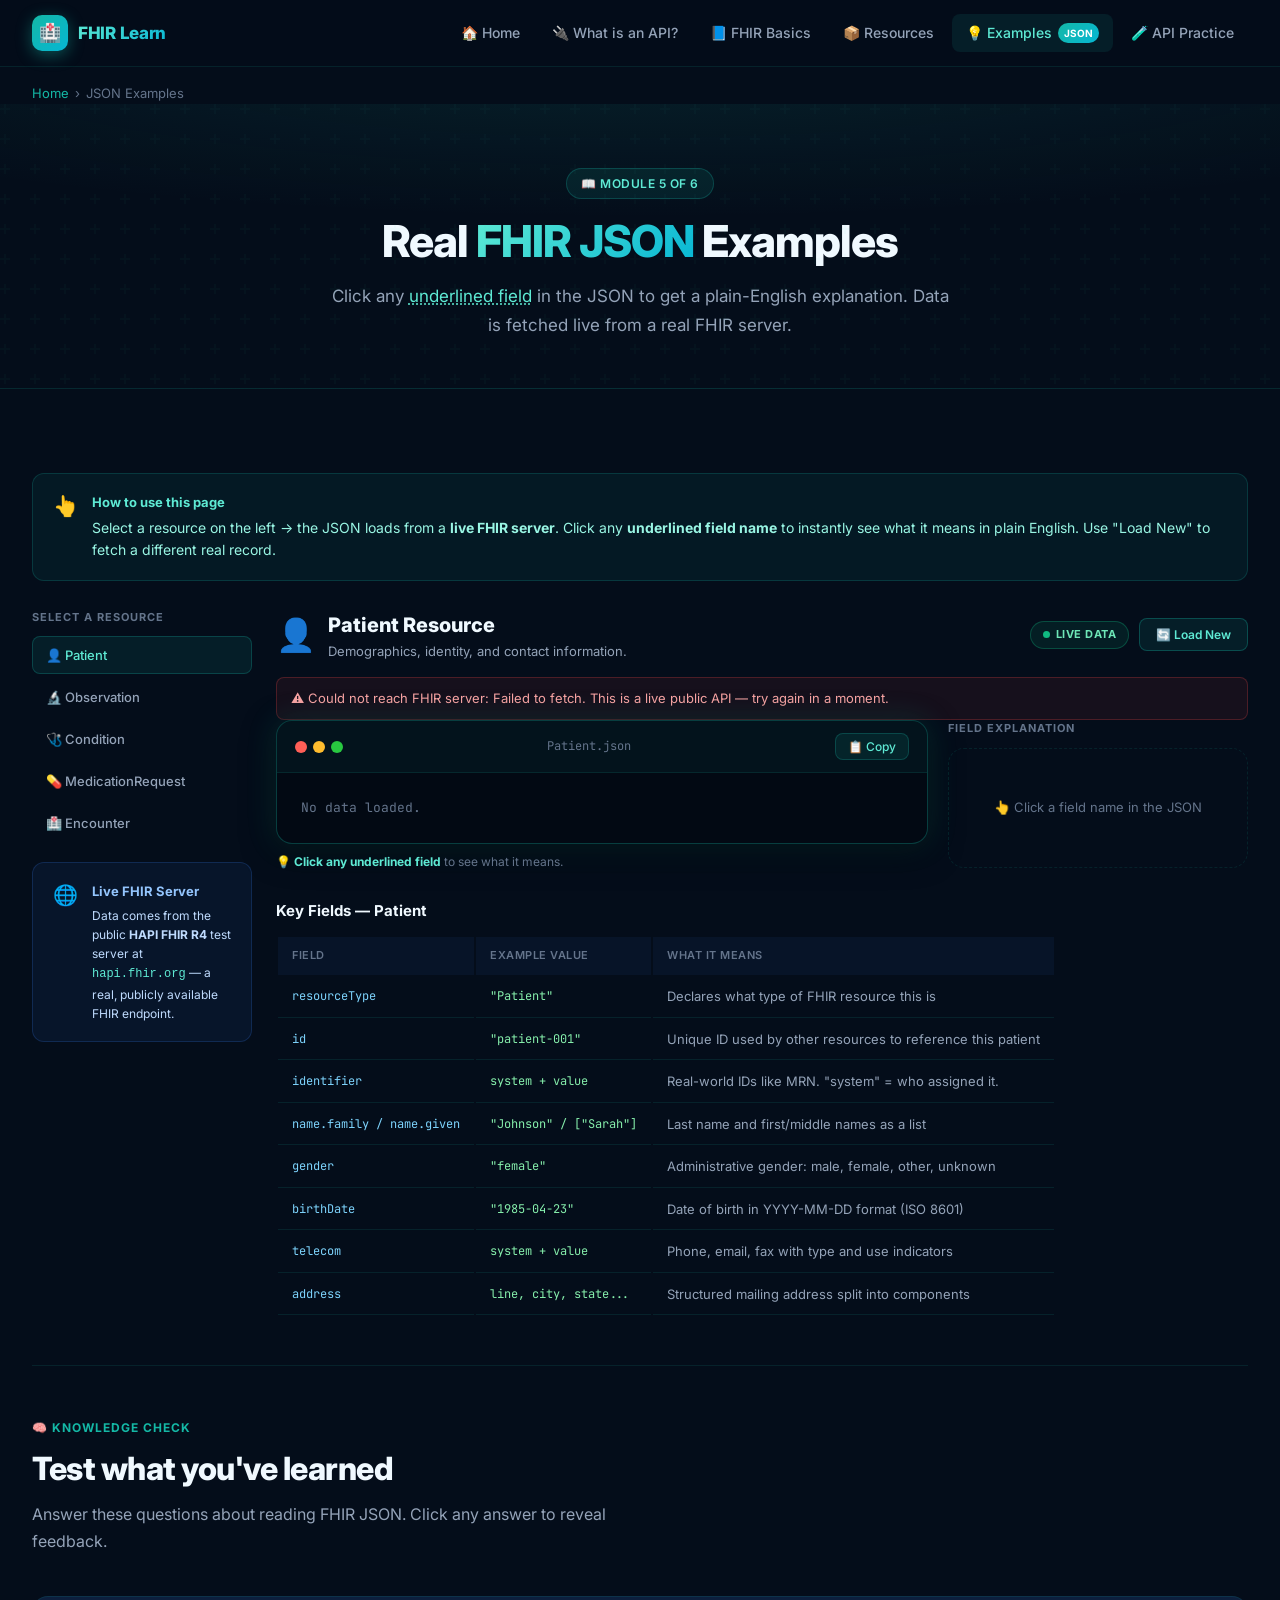
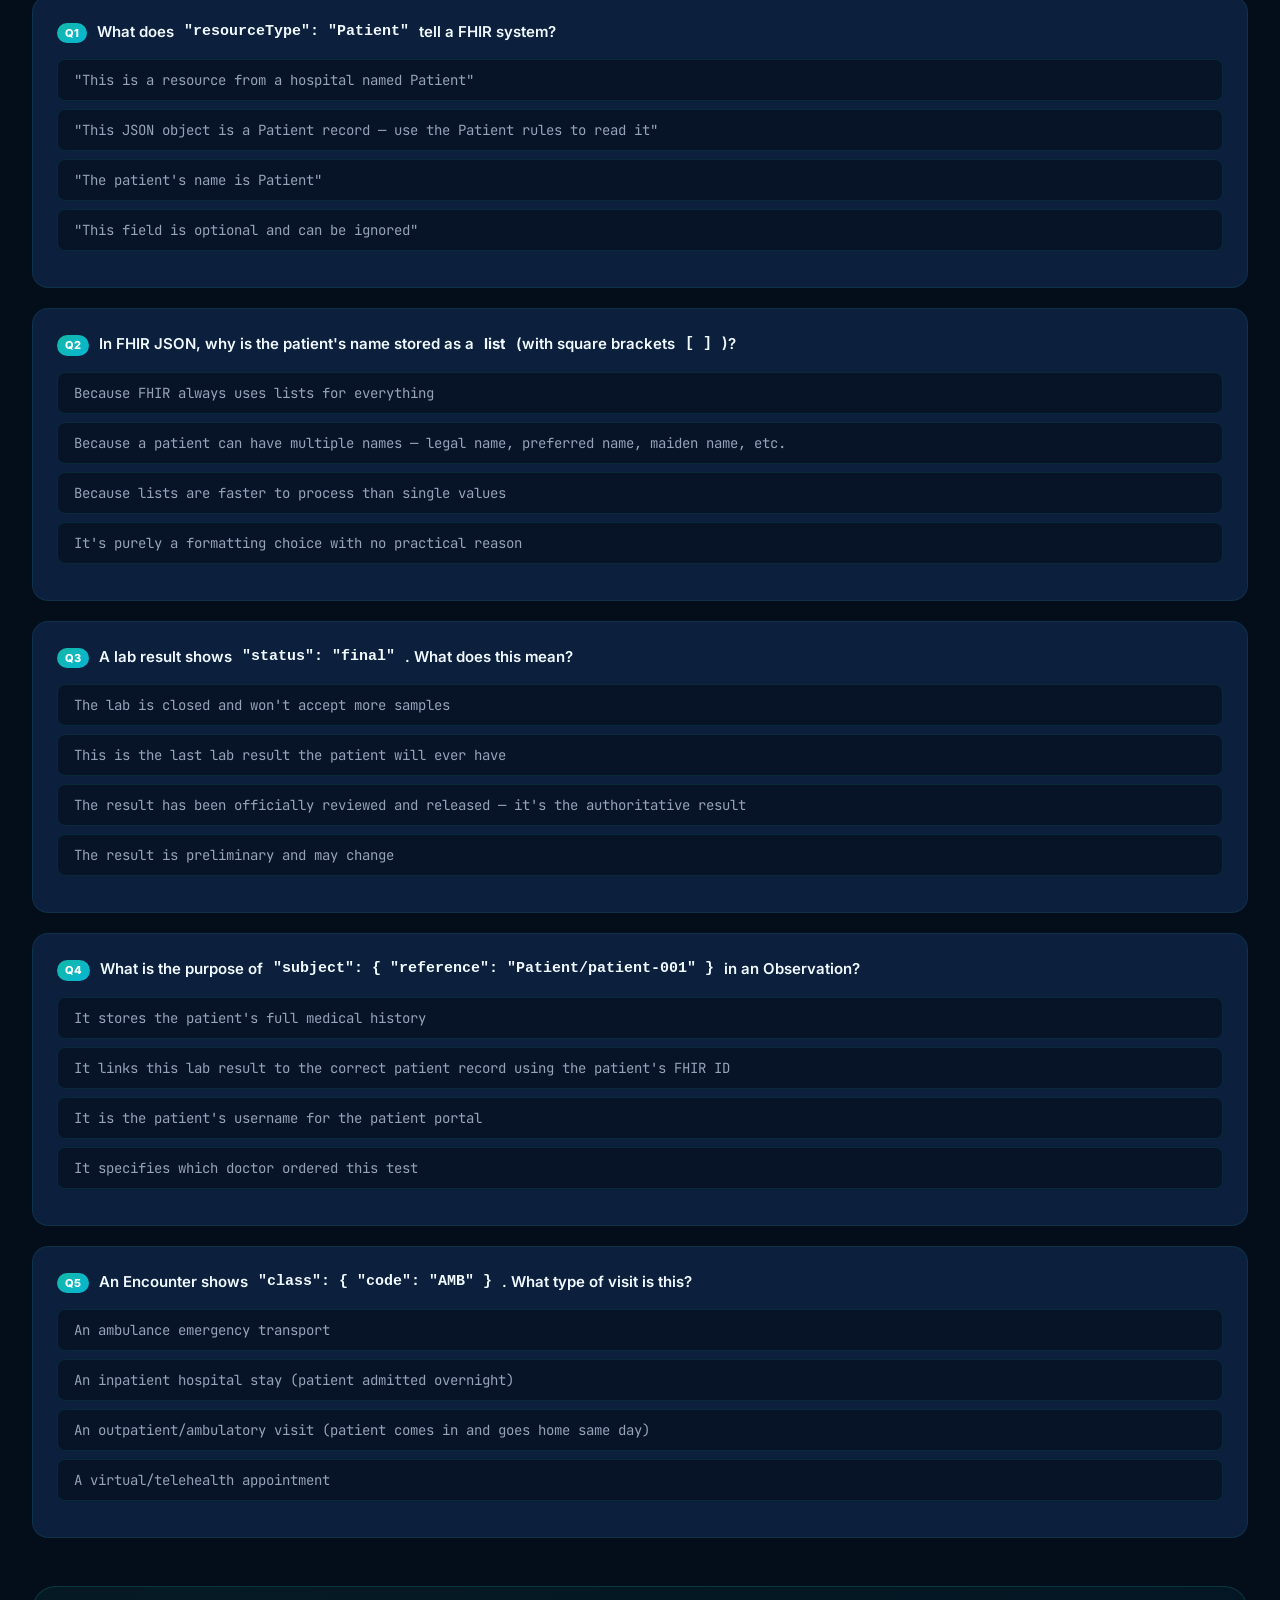
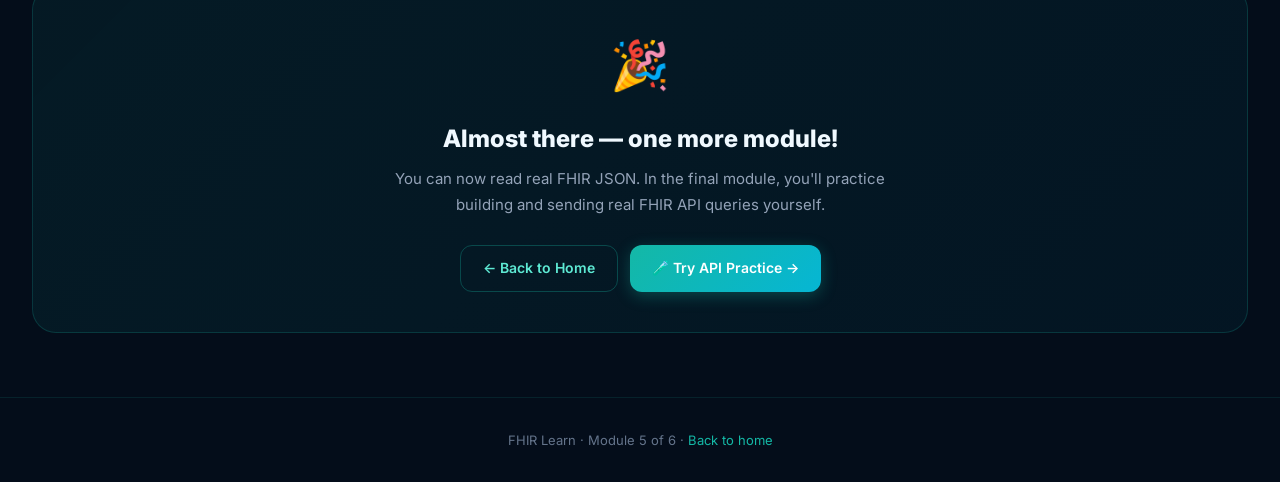
<file: pages/examples.html>
<!DOCTYPE html>
<html lang="en">
<head>
  <meta charset="UTF-8"/>
  <meta name="viewport" content="width=device-width, initial-scale=1.0"/>
  <title>FHIR JSON Examples — FHIR Learn</title>
  <link href="https://fonts.googleapis.com/css2?family=Inter:wght@300;400;500;600;700;800;900&family=JetBrains+Mono:wght@400;500&display=swap" rel="stylesheet"/>
  <link rel="stylesheet" href="../styles/main.css"/>
  <style>
    .example-layout { display:grid; grid-template-columns:220px 1fr; gap:24px; align-items:flex-start; }
    .example-nav { position:sticky; top:80px; }
    .example-nav-list { display:flex; flex-direction:column; gap:4px; }
    .example-nav-btn { display:flex;align-items:center;gap:8px;padding:10px 13px;border-radius:var(--radius-sm);background:none;border:1px solid transparent;color:var(--text-secondary);font-size:13px;font-weight:500;cursor:pointer;text-align:left;width:100%;font-family:inherit;transition:all var(--ease); }
    .example-nav-btn:hover { background:var(--bg-card);color:var(--text-primary); }
    .example-nav-btn.active { background:rgba(20,184,166,0.1);border-color:rgba(20,184,166,0.25);color:var(--teal-light); }
    .example-panel { display:none; }
    .example-panel.active { display:block; }
    @media(max-width:768px){.example-layout{grid-template-columns:1fr;}.example-nav{position:relative;top:0;}.example-nav-list{flex-direction:row;flex-wrap:wrap;}}
  </style>
</head>
<body>

<nav class="navbar">
  <div class="nav-inner">
    <a href="../index.html" class="nav-logo">
      <div class="nav-logo-icon">🏥</div>
      <span class="nav-logo-text">FHIR Learn</span>
    </a>
    <ul class="nav-links">
      <li><a href="../index.html">🏠 Home</a></li>
      <li><a href="what-is-api.html">🔌 What is an API?</a></li>
      <li><a href="fhir-basics.html">📘 FHIR Basics</a></li>
      <li><a href="resources.html">📦 Resources</a></li>
      <li><a href="examples.html" class="active">💡 Examples <span class="nav-badge">JSON</span></a></li>
      <li><a href="api-practice.html">🧪 API Practice</a></li>
    </ul>
  </div>
</nav>

<div class="breadcrumb container-wide">
  <a href="../index.html">Home</a>
  <span class="breadcrumb-sep">›</span>
  <span>JSON Examples</span>
</div>

<div class="page-hero">
  <div class="page-hero-eyebrow">📖 Module 5 of 6</div>
  <h1>Real <span>FHIR JSON</span> Examples</h1>
  <p>Click any <span style="color:var(--teal-light);text-decoration:underline dotted">underlined field</span> in the JSON to get a plain-English explanation. Data is fetched live from a real FHIR server.</p>
</div>

<div class="container-wide section">

  <!-- HOW TO USE callout -->
  <div class="callout tip" style="margin-bottom:28px">
    <div class="callout-icon">👆</div>
    <div class="callout-content">
      <div class="callout-title">How to use this page</div>
      <div class="callout-body">Select a resource on the left → the JSON loads from a <strong>live FHIR server</strong>. Click any <strong>underlined field name</strong> to instantly see what it means in plain English. Use "Load New" to fetch a different real record.</div>
    </div>
  </div>

  <div class="example-layout">

    <!-- SIDEBAR -->
    <aside class="example-nav">
      <p style="font-size:11px;font-weight:700;color:var(--text-muted);text-transform:uppercase;letter-spacing:1px;margin-bottom:10px">Select a Resource</p>
      <div class="example-nav-list">
        <button class="example-nav-btn active" onclick="loadPanel('patient',this)">👤 Patient</button>
        <button class="example-nav-btn" onclick="loadPanel('observation',this)">🔬 Observation</button>
        <button class="example-nav-btn" onclick="loadPanel('condition',this)">🩺 Condition</button>
        <button class="example-nav-btn" onclick="loadPanel('medication',this)">💊 MedicationRequest</button>
        <button class="example-nav-btn" onclick="loadPanel('encounter',this)">🏥 Encounter</button>
      </div>

      <div class="callout info" style="margin-top:20px">
        <div class="callout-icon">🌐</div>
        <div class="callout-content">
          <div class="callout-title">Live FHIR Server</div>
          <div class="callout-body" style="font-size:12px">Data comes from the public <strong>HAPI FHIR R4</strong> test server at <code style="color:var(--teal-light)">hapi.fhir.org</code> — a real, publicly available FHIR endpoint.</div>
        </div>
      </div>
    </aside>

    <!-- MAIN PANEL -->
    <main>
      <!-- Resource header -->
      <div style="display:flex;align-items:center;justify-content:space-between;flex-wrap:wrap;gap:12px;margin-bottom:16px">
        <div style="display:flex;align-items:center;gap:12px">
          <span id="panelIcon" style="font-size:32px">👤</span>
          <div>
            <h2 id="panelTitle" style="font-size:20px;font-weight:800;color:var(--text-primary)">Patient Resource</h2>
            <p id="panelSub" style="color:var(--text-secondary);font-size:13px">Who the patient is: demographics, identity, and contact info.</p>
          </div>
        </div>
        <div style="display:flex;align-items:center;gap:10px">
          <span class="live-badge"><span class="live-dot"></span> Live Data</span>
          <button class="fetch-btn" id="reloadBtn" onclick="reloadCurrent()">🔄 Load New</button>
        </div>
      </div>

      <!-- Loading bar -->
      <div id="loadingBar" class="loading-bar" style="display:none;margin-bottom:8px"></div>

      <!-- Error -->
      <div id="fetchError" class="fetch-error" style="display:none"></div>

      <!-- Interactive layout: JSON + explanation panel -->
      <div class="interactive-layout">
        <div>
          <div class="json-viewer-container">
            <div class="json-viewer-header">
              <div class="json-viewer-dots"><span></span><span></span><span></span></div>
              <span class="json-viewer-title" id="jsonFilename">Patient.json</span>
              <button class="json-copy-btn" onclick="copyFromPre()">📋 Copy</button>
            </div>
            <div class="json-viewer-body">
              <pre id="jsonPre" style="cursor:default"></pre>
            </div>
          </div>
          <p style="font-size:12px;color:var(--text-muted);margin-top:8px">
            💡 <strong style="color:var(--teal-light)">Click any underlined field</strong> to see what it means.
          </p>
        </div>

        <!-- Explain panel -->
        <div>
          <p style="font-size:11px;font-weight:700;color:var(--text-muted);text-transform:uppercase;letter-spacing:1px;margin-bottom:10px">Field Explanation</p>
          <div class="explain-panel empty" id="explainPanel">
            👆 Click a field name in the JSON
          </div>
        </div>
      </div>

      <!-- Field table -->
      <div style="margin-top:28px">
        <h3 style="font-size:15px;font-weight:700;color:var(--text-primary);margin-bottom:12px" id="tableTitle">Key Fields — Patient</h3>
        <table class="field-table" id="fieldTable"></table>
      </div>
    </main>
  </div>

  <!-- QUIZ SECTION -->
  <section class="section" style="border-top:1px solid var(--border);margin-top:48px;padding:48px 0 0">
    <div class="section-eyebrow">🧠 Knowledge Check</div>
    <div class="section-title">Test what you've learned</div>
    <p class="section-subtitle">Answer these questions about reading FHIR JSON. Click any answer to reveal feedback.</p>
    <div class="quiz-wrapper" id="quizBox"></div>
    <div id="quizBox-score" style="display:none;margin-top:16px"></div>
  </section>

  <!-- COMPLETION -->
  <div style="margin-top:48px;padding:40px;background:linear-gradient(135deg,rgba(20,184,166,0.08),rgba(6,182,212,0.05));border:1px solid rgba(20,184,166,0.2);border-radius:var(--radius-xl);text-align:center">
    <div style="font-size:48px;margin-bottom:16px">🎉</div>
    <h2 style="font-size:24px;font-weight:800;color:var(--text-primary);margin-bottom:8px">Almost there — one more module!</h2>
    <p style="color:var(--text-secondary);font-size:15px;max-width:540px;margin:0 auto 28px;line-height:1.7">You can now read real FHIR JSON. In the final module, you'll practice building and sending real FHIR API queries yourself.</p>
    <div style="display:flex;gap:12px;justify-content:center;flex-wrap:wrap">
      <a href="../index.html" class="btn btn-outline">← Back to Home</a>
      <a href="api-practice.html" class="btn btn-primary">🧪 Try API Practice →</a>
    </div>
  </div>

</div>

<footer class="footer">
  <p>FHIR Learn · Module 5 of 6 · <a href="../index.html">Back to home</a></p>
</footer>

<script src="../js/app.js"></script>
<script>
// ===================== ANNOTATIONS =====================
const ANNOTATIONS = {
  patient: {
    resourceType: { text: 'Declares what kind of FHIR resource this is. Every FHIR resource starts with this field. For a patient record it will always be "Patient".', example: '"resourceType": "Patient"' },
    id: { text: 'A unique identifier for this record inside the FHIR server. Other resources (like lab results or prescriptions) reference the patient using this ID.', example: '"id": "patient-12345"' },
    meta: { text: 'Metadata about the record itself — when it was last updated, its version number, and the source system. Not clinical data.', example: '"meta": { "versionId": "1", "lastUpdated": "2024-01-01T..." }' },
    identifier: { text: 'Real-world IDs assigned to this patient — like a Medical Record Number (MRN). Each identifier has a "system" (who assigned it) and a "value" (the actual ID).', example: '"identifier": [{ "system": "http://hospital.org/mrn", "value": "MRN-789" }]' },
    name: { text: 'The patient\'s name(s) as a list. FHIR splits names into "family" (last name) and "given" (first + middle names). A list because patients can have multiple names (legal, preferred, maiden).', example: '"name": [{ "family": "Johnson", "given": ["Sarah"] }]' },
    gender: { text: 'Administrative gender. Allowed values are: male, female, other, unknown. This is NOT clinical gender — it\'s the gender recorded for administrative purposes.', example: '"gender": "female"' },
    birthDate: { text: 'The patient\'s date of birth in ISO 8601 format: YYYY-MM-DD. This standard format is used internationally so there\'s no confusion between day/month/year ordering.', example: '"birthDate": "1985-04-23"' },
    telecom: { text: 'Contact information — phone numbers, email, fax. Each entry has a "system" (phone, email, fax) and "use" (home, work, mobile). A list because patients can have multiple contact methods.', example: '"telecom": [{ "system": "phone", "value": "512-555-0198", "use": "home" }]' },
    address: { text: 'The patient\'s mailing address, split into structured components (line, city, state, zip, country). Split for data quality and international compatibility.', example: '"address": [{ "city": "Austin", "state": "TX", "postalCode": "78701" }]' },
    active: { text: 'Whether this patient record is currently active. "true" means the record is in active use. "false" might mean a duplicate was merged or the patient is no longer at this facility.', example: '"active": true' },
    text: { text: 'A human-readable summary of the resource, generated by the FHIR server. It\'s in HTML format and is meant for display purposes only — not for machine processing.', example: '"text": { "status": "generated", "div": "<div>...</div>" }' },
    communication: { text: 'The patient\'s preferred language(s) for communication. Uses standard language codes (en = English, es = Spanish, etc.).', example: '"communication": [{ "language": { "coding": [{ "code": "en" }] }, "preferred": true }]' },
    maritalStatus: { text: 'The patient\'s marital status using standard codes: M (Married), S (Single), D (Divorced), W (Widowed), etc.', example: '"maritalStatus": { "coding": [{ "code": "M", "display": "Married" }] }' },
  },
  observation: {
    resourceType: { text: 'Declares this is an Observation resource — used for measurements, lab results, and vital signs.', example: '"resourceType": "Observation"' },
    id: { text: 'A unique ID for this specific observation record in the FHIR server.', example: '"id": "obs-hba1c-001"' },
    status: { text: 'The current state of this result. "final" = officially released. Other values: registered, preliminary, amended, corrected, cancelled, entered-in-error.', example: '"status": "final"' },
    category: { text: 'What kind of observation this is. Common categories: laboratory (lab test), vital-signs, imaging, survey. Helps systems filter and display observations correctly.', example: '"category": [{ "coding": [{ "code": "laboratory" }] }]' },
    code: { text: 'WHAT was measured — using a standardized code. Lab tests use LOINC codes (90,000+ standard clinical terms). For example, LOINC "4548-4" is the code for HbA1c.', example: '"code": { "coding": [{ "system": "http://loinc.org", "code": "4548-4", "display": "HbA1c" }] }' },
    subject: { text: 'A reference to WHOSE result this is — links to the Patient resource using that patient\'s ID. The format "Patient/123" means Patient with ID 123.', example: '"subject": { "reference": "Patient/patient-001" }' },
    effectiveDateTime: { text: 'WHEN the measurement was taken. The date or date+time of the actual observation (not when it was recorded in the system).', example: '"effectiveDateTime": "2024-11-15T10:30:00Z"' },
    valueQuantity: { text: 'THE RESULT — the numerical value along with the unit of measure. Has three parts: value (the number), unit (human-readable like "%" or "mg/dL"), and code (machine-readable unit code).', example: '"valueQuantity": { "value": 6.8, "unit": "%", "code": "%" }' },
    interpretation: { text: 'The lab\'s interpretation of the result vs. the normal range. H = High, L = Low, N = Normal, HH = Critical High, LL = Critical Low.', example: '"interpretation": [{ "coding": [{ "code": "H", "display": "High" }] }]' },
    referenceRange: { text: 'The normal range for this test. Results outside this range may be flagged. Defined by the performing lab based on the patient population.', example: '"referenceRange": [{ "low": { "value": 4.0 }, "high": { "value": 5.6 } }]' },
    meta: { text: 'FHIR server metadata — version, last updated timestamp, and source system tag.', example: '"meta": { "versionId": "1", "lastUpdated": "2024-01-01" }' },
    text: { text: 'A human-readable HTML summary generated by the server for display purposes.', example: '"text": { "status": "generated", "div": "..." }' },
    component: { text: 'Used when one observation has multiple values — for example blood pressure has two: systolic and diastolic. Each component has its own code and value.', example: '"component": [{ "code": {...}, "valueQuantity": { "value": 120 } }]' },
  },
  condition: {
    resourceType: { text: 'Declares this is a Condition resource — used for diagnoses, problems, and health conditions.', example: '"resourceType": "Condition"' },
    id: { text: 'Unique ID for this specific condition record.', example: '"id": "cond-diabetes-001"' },
    clinicalStatus: { text: 'Is this condition currently active? Values: active, recurrence, relapse, inactive, remission, resolved. This helps filter which conditions are current vs. historical.', example: '"clinicalStatus": { "coding": [{ "code": "active" }] }' },
    verificationStatus: { text: 'How certain is this diagnosis? Values: unconfirmed, provisional, differential, confirmed. "Confirmed" means a doctor has formally diagnosed it.', example: '"verificationStatus": { "coding": [{ "code": "confirmed" }] }' },
    category: { text: '"problem-list-item" = chronic ongoing problem. "encounter-diagnosis" = diagnosed during a specific visit. Determines where the condition appears in the patient chart.', example: '"category": [{ "coding": [{ "code": "problem-list-item" }] }]' },
    code: { text: 'The diagnosis code — usually ICD-10 (billing) and/or SNOMED CT (clinical). E.g., ICD-10 "E11.9" = Type 2 Diabetes. Both can be included in one record using a coding array.', example: '"code": { "coding": [{ "system": "http://hl7.org/fhir/sid/icd-10-cm", "code": "E11.9" }] }' },
    subject: { text: 'Reference to the Patient this condition belongs to.', example: '"subject": { "reference": "Patient/patient-001" }' },
    onsetDateTime: { text: 'When the condition first started or was first diagnosed.', example: '"onsetDateTime": "2018-03-15"' },
    severity: { text: 'How severe the condition is: mild, moderate, or severe.', example: '"severity": { "coding": [{ "display": "Mild" }] }' },
    meta: { text: 'Server metadata: version history, last updated timestamp.', example: '"meta": { "versionId": "1" }' },
    text: { text: 'Human-readable HTML summary auto-generated by the server.', example: '"text": { "status": "generated" }' },
  },
  medication: {
    resourceType: { text: 'Declares this is a MedicationRequest — a prescription or medication order.', example: '"resourceType": "MedicationRequest"' },
    id: { text: 'Unique ID for this prescription record.', example: '"id": "rx-001"' },
    status: { text: 'Current state of the prescription. Values: active, on-hold, cancelled, completed, stopped, draft. "active" means it\'s a current, valid prescription.', example: '"status": "active"' },
    intent: { text: 'Is this a proposal, plan, or actual order? "order" = official prescription from a doctor. "proposal" = suggested by a clinical decision support system.', example: '"intent": "order"' },
    medicationCodeableConcept: { text: 'The drug being prescribed, identified using RxNorm codes — the US standard drug terminology. Includes the drug name, strength, and form.', example: '"medicationCodeableConcept": { "coding": [{ "code": "860975", "display": "Metformin 500mg" }] }' },
    subject: { text: 'Reference to the Patient this prescription is for.', example: '"subject": { "reference": "Patient/patient-001" }' },
    requester: { text: 'The practitioner (doctor, NP, PA) who wrote the prescription.', example: '"requester": { "reference": "Practitioner/dr-001" }' },
    authoredOn: { text: 'The date this prescription was written.', example: '"authoredOn": "2024-10-01"' },
    dosageInstruction: { text: 'How to take the medication — dose amount, frequency, route (oral, injection, etc.), and free-text instructions for the patient.', example: '"dosageInstruction": [{ "text": "Take 1 tablet twice daily with meals" }]' },
    dispenseRequest: { text: 'Pharmacy instructions — how many to dispense per fill and how many refills are authorized.', example: '"dispenseRequest": { "quantity": { "value": 60 }, "numberOfRepeatsAllowed": 5 }' },
    meta: { text: 'Server metadata: version, last updated.', example: '"meta": { "versionId": "1" }' },
    text: { text: 'Human-readable HTML summary.', example: '"text": { "status": "generated" }' },
  },
  encounter: {
    resourceType: { text: 'Declares this is an Encounter — a patient visit or interaction with a healthcare provider.', example: '"resourceType": "Encounter"' },
    id: { text: 'Unique ID for this specific visit record.', example: '"id": "enc-visit-001"' },
    status: { text: 'State of the encounter: planned, arrived, triaged, in-progress, onleave, finished, cancelled. "finished" = the visit is complete.', example: '"status": "finished"' },
    class: { text: 'Type of care setting. AMB = Outpatient/Ambulatory, IMP = Inpatient, EMER = Emergency, VR = Virtual/Telehealth.', example: '"class": { "code": "AMB", "display": "Ambulatory" }' },
    type: { text: 'What kind of visit this was — annual physical, follow-up, consultation, etc. Uses SNOMED or CPT codes.', example: '"type": [{ "coding": [{ "display": "Annual physical" }] }]' },
    subject: { text: 'Reference to the Patient this encounter is for.', example: '"subject": { "reference": "Patient/patient-001" }' },
    participant: { text: 'Who participated in the visit — the providers and their roles (primary performer, witness, etc.).', example: '"participant": [{ "individual": { "reference": "Practitioner/dr-001" } }]' },
    period: { text: 'When the encounter happened — start and end date/time. For outpatient visits, usually same day.', example: '"period": { "start": "2024-11-20T09:00:00Z", "end": "2024-11-20T09:30:00Z" }' },
    reasonCode: { text: 'The clinical reason for the visit — why the patient came in.', example: '"reasonCode": [{ "coding": [{ "display": "Diabetes follow-up" }] }]' },
    serviceProvider: { text: 'Reference to the Organization (hospital, clinic) where the encounter took place.', example: '"serviceProvider": { "reference": "Organization/clinic-001" }' },
    meta: { text: 'Server metadata: version, last updated.', example: '"meta": { "versionId": "1" }' },
    text: { text: 'Human-readable HTML summary.', example: '"text": { "status": "generated" }' },
  }
};

// ===================== FIELD TABLES =====================
const FIELD_TABLES = {
  patient: [
    ['resourceType', '"Patient"', 'Declares what type of FHIR resource this is'],
    ['id', '"patient-001"', 'Unique ID used by other resources to reference this patient'],
    ['identifier', 'system + value', 'Real-world IDs like MRN. "system" = who assigned it.'],
    ['name.family / name.given', '"Johnson" / ["Sarah"]', 'Last name and first/middle names as a list'],
    ['gender', '"female"', 'Administrative gender: male, female, other, unknown'],
    ['birthDate', '"1985-04-23"', 'Date of birth in YYYY-MM-DD format (ISO 8601)'],
    ['telecom', 'system + value', 'Phone, email, fax with type and use indicators'],
    ['address', 'line, city, state...', 'Structured mailing address split into components'],
  ],
  observation: [
    ['status', '"final"', 'Result state: registered → preliminary → final'],
    ['category', '"laboratory"', 'Type: laboratory, vital-signs, imaging, survey'],
    ['code', 'LOINC code', 'WHAT was measured — uses LOINC standard codes'],
    ['subject', '"Patient/123"', 'Reference to whose result this is'],
    ['effectiveDateTime', '"2024-11-15"', 'When the measurement was actually taken'],
    ['valueQuantity', 'value + unit', 'The numeric result with unit of measure'],
    ['interpretation', '"H" (High)', 'N=Normal, H=High, L=Low, HH=Critical High'],
    ['referenceRange', 'low + high', 'The normal range; values outside this are flagged'],
  ],
  condition: [
    ['clinicalStatus', '"active"', 'active / remission / resolved / inactive'],
    ['verificationStatus', '"confirmed"', 'unconfirmed / provisional / confirmed'],
    ['category', '"problem-list-item"', 'Chronic problem vs. encounter-specific diagnosis'],
    ['code', 'ICD-10 + SNOMED', 'The diagnosis code — E11.9 = Type 2 Diabetes'],
    ['subject', '"Patient/123"', 'Reference to the patient with this condition'],
    ['onsetDateTime', '"2018-03-15"', 'When the condition first appeared'],
    ['severity', '"mild"', 'mild / moderate / severe'],
  ],
  medication: [
    ['status', '"active"', 'active / on-hold / cancelled / completed / stopped'],
    ['intent', '"order"', 'proposal / plan / order (order = real prescription)'],
    ['medicationCodeableConcept', 'RxNorm code', 'Drug + strength. RxNorm is the US drug terminology standard.'],
    ['subject', '"Patient/123"', 'The patient this prescription is for'],
    ['requester', 'Practitioner ref', 'The doctor who prescribed it'],
    ['authoredOn', '"2024-10-01"', 'Date the prescription was written'],
    ['dosageInstruction.text', '"Take 1 twice daily"', 'Human-readable instructions on the prescription label'],
    ['dispenseRequest', 'quantity + refills', 'How many pills to dispense and how many refills allowed'],
  ],
  encounter: [
    ['status', '"finished"', 'planned / in-progress / finished / cancelled'],
    ['class', '"AMB"', 'AMB=Outpatient, IMP=Inpatient, EMER=Emergency, VR=Telehealth'],
    ['type', 'SNOMED code', 'Kind of visit: annual physical, follow-up, consultation'],
    ['subject', '"Patient/123"', 'The patient this visit belongs to'],
    ['participant', 'Practitioner ref', 'Who was at the visit (providers and roles)'],
    ['period', 'start + end', 'When the visit started and ended'],
    ['reasonCode', 'SNOMED code', 'Clinical reason for the visit'],
    ['serviceProvider', 'Organization ref', 'Which clinic or hospital this took place at'],
  ]
};

// ===================== PANEL CONFIG =====================
const PANELS = {
  patient:     { icon:'👤', title:'Patient Resource',         sub:'Demographics, identity, and contact information.', filename:'Patient.json' },
  observation: { icon:'🔬', title:'Observation Resource',     sub:'Lab results, vital signs, and measurements.',       filename:'Observation.json' },
  condition:   { icon:'🩺', title:'Condition Resource',       sub:'Diagnoses, problems, and health conditions.',       filename:'Condition.json' },
  medication:  { icon:'💊', title:'MedicationRequest Resource', sub:'Prescriptions — drug, dose, and instructions.', filename:'MedicationRequest.json' },
  encounter:   { icon:'🏥', title:'Encounter Resource',       sub:'Patient visits — office, ER, telehealth, inpatient.', filename:'Encounter.json' },
};

const FHIR_URLS = {
  patient:     'https://hapi.fhir.org/baseR4/Patient?_count=1&_format=json',
  observation: 'https://hapi.fhir.org/baseR4/Observation?_count=1&_format=json&status=final',
  condition:   'https://hapi.fhir.org/baseR4/Condition?_count=1&_format=json',
  medication:  'https://hapi.fhir.org/baseR4/MedicationRequest?_count=1&_format=json',
  encounter:   'https://hapi.fhir.org/baseR4/Encounter?_count=1&_format=json',
};

// Offsets for "Load New"
const offsets = { patient:0, observation:0, condition:0, medication:0, encounter:0 };

let currentPanel = 'patient';
let currentAnnotations = ANNOTATIONS.patient;

// ===================== FETCH + RENDER =====================
async function loadPanel(key, btn) {
  currentPanel = key;
  currentAnnotations = ANNOTATIONS[key];
  // Nav active state
  document.querySelectorAll('.example-nav-btn').forEach(b => b.classList.remove('active'));
  if (btn) btn.classList.add('active');
  // Update header
  const cfg = PANELS[key];
  document.getElementById('panelIcon').textContent = cfg.icon;
  document.getElementById('panelTitle').textContent = cfg.title;
  document.getElementById('panelSub').textContent = cfg.sub;
  document.getElementById('jsonFilename').textContent = cfg.filename;
  document.getElementById('tableTitle').textContent = 'Key Fields — ' + key.charAt(0).toUpperCase() + key.slice(1);
  // Reset explain panel
  resetExplain();
  // Fetch
  await fetchAndRender(key);
  // Render field table
  renderTable(key);
}

async function fetchAndRender(key) {
  const pre = document.getElementById('jsonPre');
  const bar = document.getElementById('loadingBar');
  const err = document.getElementById('fetchError');
  const btn = document.getElementById('reloadBtn');

  bar.style.display = 'block';
  err.style.display = 'none';
  btn.disabled = true;
  pre.innerHTML = '<span style="color:var(--text-muted)">Loading live data from hapi.fhir.org...</span>';

  try {
    const offset = offsets[key];
    const url = FHIR_URLS[key].replace('_count=1', `_count=1&_getpagesoffset=${offset}`);
    const resp = await fetch(url);
    if (!resp.ok) throw new Error('Server returned ' + resp.status);
    const bundle = await resp.json();
    let resource;
    if (bundle.entry && bundle.entry.length > 0) {
      resource = bundle.entry[0].resource;
    } else if (bundle.resourceType && bundle.resourceType !== 'Bundle') {
      resource = bundle;
    } else {
      throw new Error('No records found');
    }
    offsets[key] = (offset + 1) % 50;
    renderInteractiveJson(resource, currentAnnotations);
  } catch(e) {
    err.textContent = '⚠️ Could not reach FHIR server: ' + e.message + '. This is a live public API — try again in a moment.';
    err.style.display = 'block';
    pre.innerHTML = '<span style="color:var(--text-muted)">No data loaded.</span>';
  } finally {
    bar.style.display = 'none';
    btn.disabled = false;
  }
}

function reloadCurrent() {
  fetchAndRender(currentPanel);
  resetExplain();
}

function renderInteractiveJson(obj, annotations) {
  const pre = document.getElementById('jsonPre');
  const json = JSON.stringify(obj, null, 2);
  const html = json.replace(/(\"(\\u[a-zA-Z0-9]{4}|\\[^u]|[^\\"])*\"(\s*:)?|\b(true|false|null)\b|-?\d+(?:\.\d*)?(?:[eE][+\-]?\d+)?|[{}\[\],])/g, function(match) {
    if (/^\"/.test(match) && /:$/.test(match)) {
      const rawKey = match.replace(/^"|":/g, '');
      const cleanKey = rawKey.replace(/:$/, '');
      const info = annotations && annotations[rawKey];
      if (info) {
        return `<span class="json-key json-key-clickable" data-key="${rawKey}">"${cleanKey}"</span>:`;
      }
      return `<span class="json-key">"${cleanKey}"</span>:`;
    }
    let cls = 'json-number';
    if (/^\"/.test(match)) cls = 'json-string';
    else if (/true|false/.test(match)) cls = 'json-bool';
    else if (/null/.test(match)) cls = 'json-null';
    else if (/[{}\[\]]/.test(match)) cls = 'json-brace';
    else if (/,/.test(match)) cls = 'json-comma';
    return `<span class="${cls}">${match}</span>`;
  });
  pre.innerHTML = html;

  // Attach click listeners
  pre.querySelectorAll('.json-key-clickable').forEach(span => {
    span.addEventListener('click', () => {
      const key = span.dataset.key;
      const info = currentAnnotations[key];
      if (!info) return;
      pre.querySelectorAll('.json-key-clickable').forEach(s => s.classList.remove('selected'));
      span.classList.add('selected');
      showExplain(key, info);
    });
  });
}

function showExplain(key, info) {
  const panel = document.getElementById('explainPanel');
  panel.classList.remove('empty');
  panel.innerHTML = `
    <div class="explain-key">"${key}"</div>
    <div class="explain-text">${info.text}</div>
    ${info.example ? `<div class="explain-example">${info.example}</div>` : ''}
  `;
}

function resetExplain() {
  const panel = document.getElementById('explainPanel');
  panel.classList.add('empty');
  panel.innerHTML = '👆 Click a field name in the JSON';
}

function renderTable(key) {
  const rows = FIELD_TABLES[key] || [];
  const table = document.getElementById('fieldTable');
  table.innerHTML = `
    <thead><tr>
      <th style="text-align:left;padding:10px 14px;background:var(--bg-surface);color:var(--text-muted);font-size:11px;font-weight:600;text-transform:uppercase;letter-spacing:0.5px">Field</th>
      <th style="text-align:left;padding:10px 14px;background:var(--bg-surface);color:var(--text-muted);font-size:11px;font-weight:600;text-transform:uppercase;letter-spacing:0.5px">Example Value</th>
      <th style="text-align:left;padding:10px 14px;background:var(--bg-surface);color:var(--text-muted);font-size:11px;font-weight:600;text-transform:uppercase;letter-spacing:0.5px">What it means</th>
    </tr></thead>
    <tbody>
      ${rows.map(([f,v,m]) => `
        <tr>
          <td style="padding:10px 14px;border-bottom:1px solid var(--border);color:var(--text-code);font-family:'JetBrains Mono',monospace;font-size:12px">${f}</td>
          <td style="padding:10px 14px;border-bottom:1px solid var(--border);color:#86efac;font-family:'JetBrains Mono',monospace;font-size:12px">${v}</td>
          <td style="padding:10px 14px;border-bottom:1px solid var(--border);color:var(--text-secondary);font-size:13px;line-height:1.5">${m}</td>
        </tr>`).join('')}
    </tbody>`;
}

function copyFromPre() {
  const text = document.getElementById('jsonPre').innerText;
  navigator.clipboard.writeText(text).then(() => {
    const btn = document.querySelector('[onclick="copyFromPre()"]');
    btn.innerHTML = '✅ Copied!'; btn.classList.add('copied');
    setTimeout(() => { btn.innerHTML = '📋 Copy'; btn.classList.remove('copied'); }, 2000);
  });
}

// ===================== QUIZ =====================
const QUIZ_QUESTIONS = [
  {
    question: 'What does <code>"resourceType": "Patient"</code> tell a FHIR system?',
    options: ['"This is a resource from a hospital named Patient"', '"This JSON object is a Patient record — use the Patient rules to read it"', '"The patient\'s name is Patient"', '"This field is optional and can be ignored"'],
    correct: 1,
    explanation: 'Every FHIR resource starts with resourceType. It tells the receiving system exactly what kind of data it\'s looking at so it knows which rules and fields to expect.'
  },
  {
    question: 'In FHIR JSON, why is the patient\'s name stored as a <strong>list</strong> (with square brackets <code>[ ]</code>)?',
    options: ['Because FHIR always uses lists for everything', 'Because a patient can have multiple names — legal name, preferred name, maiden name, etc.', 'Because lists are faster to process than single values', 'It\'s purely a formatting choice with no practical reason'],
    correct: 1,
    explanation: 'Square brackets in JSON represent a list. Names are a list because patients can legally have multiple names — official, nickname, name before marriage, etc.'
  },
  {
    question: 'A lab result shows <code>"status": "final"</code>. What does this mean?',
    options: ['The lab is closed and won\'t accept more samples', 'This is the last lab result the patient will ever have', 'The result has been officially reviewed and released — it\'s the authoritative result', 'The result is preliminary and may change'],
    correct: 2,
    explanation: '"final" means the result has been reviewed and officially released by the lab. Results can start as "registered" → "preliminary" → "final". "final" is what you act on clinically.'
  },
  {
    question: 'What is the purpose of <code>"subject": { "reference": "Patient/patient-001" }</code> in an Observation?',
    options: ['It stores the patient\'s full medical history', 'It links this lab result to the correct patient record using the patient\'s FHIR ID', 'It is the patient\'s username for the patient portal', 'It specifies which doctor ordered this test'],
    correct: 1,
    explanation: 'The "subject" field is a reference — it links this Observation to the Patient resource with ID "patient-001". This is how FHIR resources connect to each other: like hyperlinks between records.'
  },
  {
    question: 'An Encounter shows <code>"class": { "code": "AMB" }</code>. What type of visit is this?',
    options: ['An ambulance emergency transport', 'An inpatient hospital stay (patient admitted overnight)', 'An outpatient/ambulatory visit (patient comes in and goes home same day)', 'A virtual/telehealth appointment'],
    correct: 2,
    explanation: 'AMB = Ambulatory, which means outpatient — the patient came in for a visit but was not admitted. Other codes: IMP = Inpatient, EMER = Emergency, VR = Virtual/Telehealth.'
  }
];

// ===================== INIT =====================
document.addEventListener('DOMContentLoaded', () => {
  loadPanel('patient', document.querySelector('.example-nav-btn.active'));
  initQuiz('quizBox', QUIZ_QUESTIONS);
});
</script>
</body>
</html>
</file>
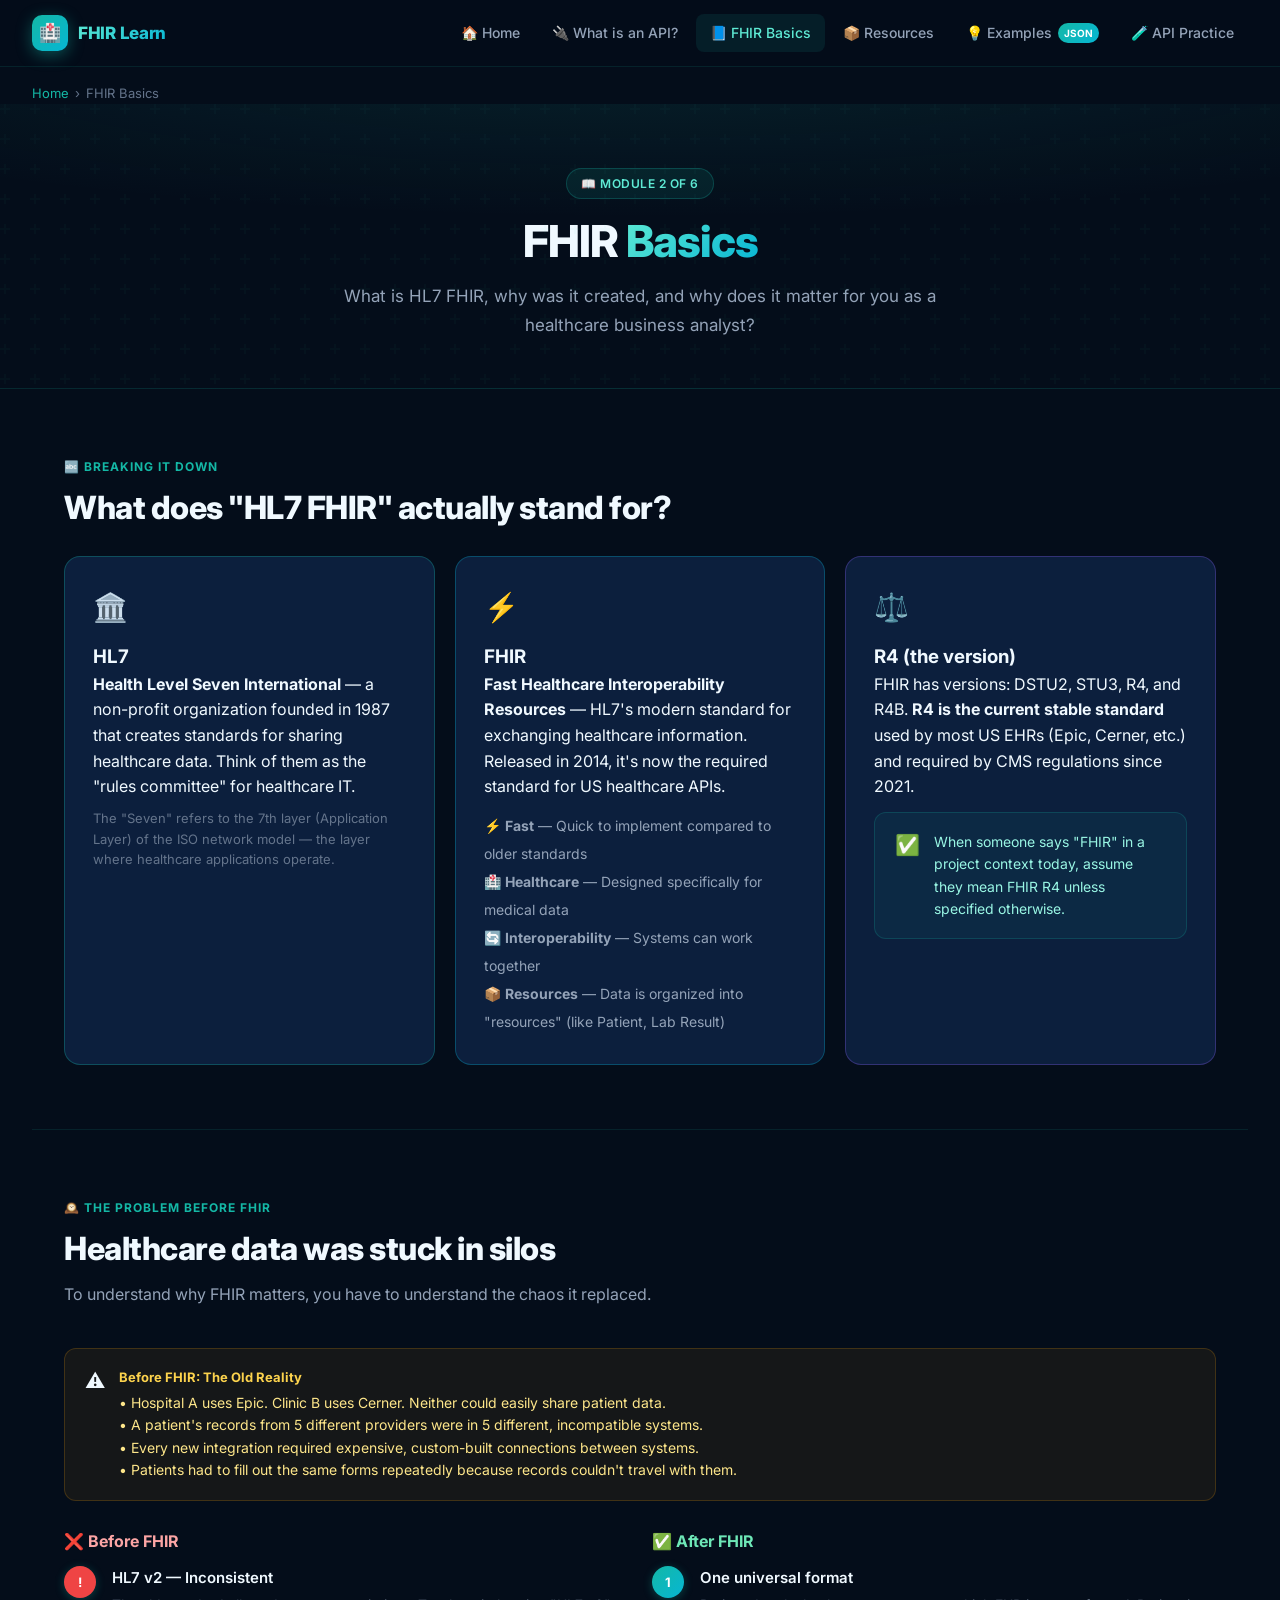
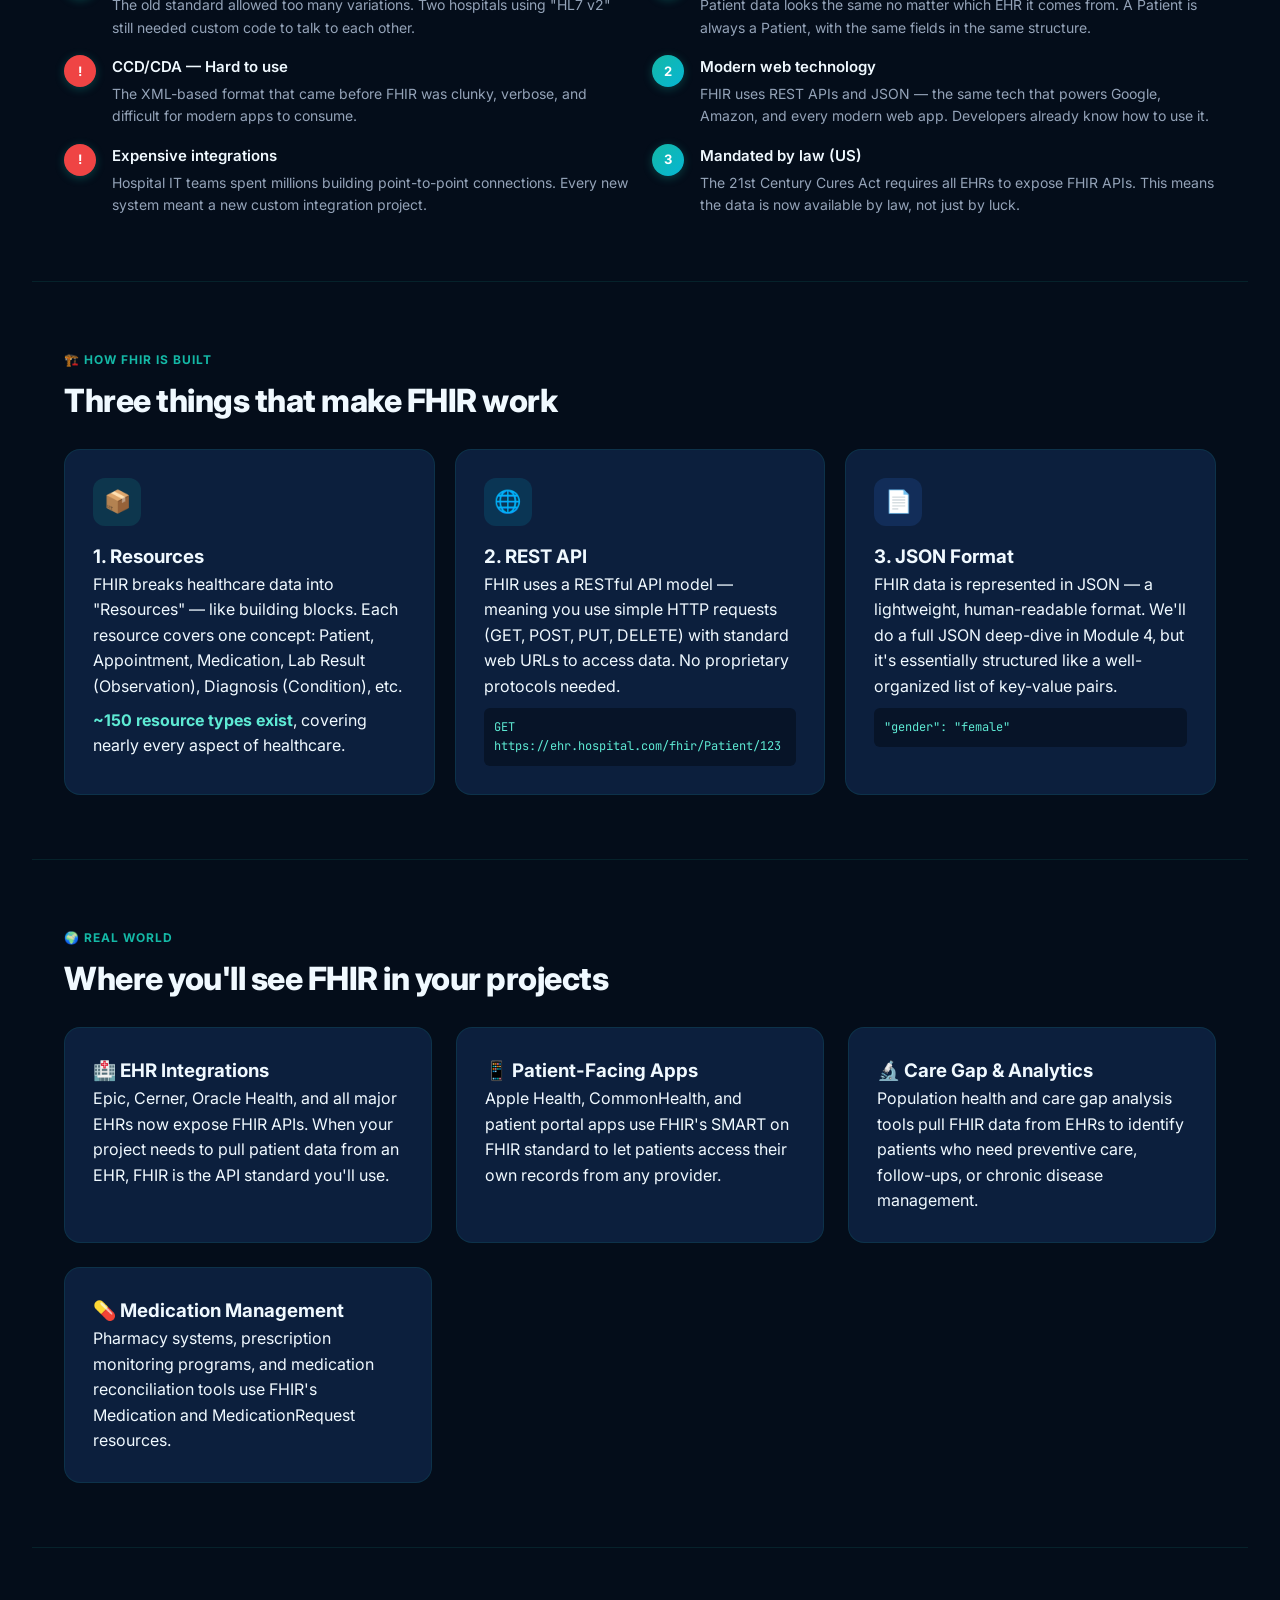
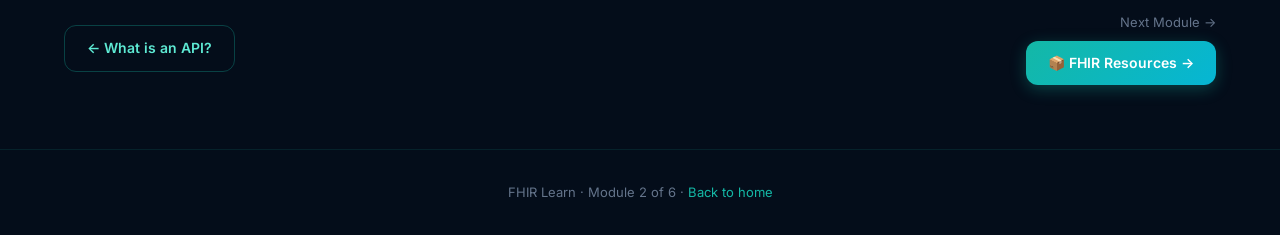
<file: pages/fhir-basics.html>
<!DOCTYPE html>
<html lang="en">
<head>
  <meta charset="UTF-8"/>
  <meta name="viewport" content="width=device-width, initial-scale=1.0"/>
  <title>FHIR Basics — FHIR Learn</title>
  <link href="https://fonts.googleapis.com/css2?family=Inter:wght@300;400;500;600;700;800;900&family=JetBrains+Mono:wght@400;500&display=swap" rel="stylesheet"/>
  <link rel="stylesheet" href="../styles/main.css"/>
</head>
<body>

<nav class="navbar">
  <div class="nav-inner">
    <a href="../index.html" class="nav-logo">
      <div class="nav-logo-icon">🏥</div>
      <span class="nav-logo-text">FHIR Learn</span>
    </a>
    <ul class="nav-links">
      <li><a href="../index.html">🏠 Home</a></li>
      <li><a href="what-is-api.html">🔌 What is an API?</a></li>
      <li><a href="fhir-basics.html" class="active">📘 FHIR Basics</a></li>
      <li><a href="resources.html">📦 Resources</a></li>
      <li><a href="examples.html">💡 Examples <span class="nav-badge">JSON</span></a></li>
      <li><a href="api-practice.html">🧪 API Practice</a></li>
    </ul>
  </div>
</nav>

<div class="breadcrumb container-wide">
  <a href="../index.html">Home</a>
  <span class="breadcrumb-sep">›</span>
  <span>FHIR Basics</span>
</div>

<div class="page-hero">
  <div class="page-hero-eyebrow">📖 Module 2 of 6</div>
  <h1>FHIR <span>Basics</span></h1>
  <p>What is HL7 FHIR, why was it created, and why does it matter for you as a healthcare business analyst?</p>
</div>

<div class="container-wide">

  <!-- What is FHIR -->
  <section class="section">
    <div class="section-eyebrow">🔤 Breaking it Down</div>
    <div class="section-title">What does "HL7 FHIR" actually stand for?</div>

    <div class="card-grid" style="margin-top:28px">
      <div class="card" style="border-color:rgba(20,184,166,0.3)">
        <div style="font-size:28px;margin-bottom:12px;">🏛️</div>
        <h3 class="card-title">HL7</h3>
        <p class="card-body"><strong>Health Level Seven International</strong> — a non-profit organization founded in 1987 that creates standards for sharing healthcare data. Think of them as the "rules committee" for healthcare IT.</p>
        <p class="card-body" style="margin-top:8px;font-size:13px;color:var(--text-muted)">The "Seven" refers to the 7th layer (Application Layer) of the ISO network model — the layer where healthcare applications operate.</p>
      </div>
      <div class="card" style="border-color:rgba(6,182,212,0.3)">
        <div style="font-size:28px;margin-bottom:12px;">⚡</div>
        <h3 class="card-title">FHIR</h3>
        <p class="card-body"><strong>Fast Healthcare Interoperability Resources</strong> — HL7's modern standard for exchanging healthcare information. Released in 2014, it's now the required standard for US healthcare APIs.</p>
        <ul style="margin-top:12px;font-size:14px;color:var(--text-secondary);line-height:2;list-style:none">
          <li>⚡ <strong>Fast</strong> — Quick to implement compared to older standards</li>
          <li>🏥 <strong>Healthcare</strong> — Designed specifically for medical data</li>
          <li>🔄 <strong>Interoperability</strong> — Systems can work together</li>
          <li>📦 <strong>Resources</strong> — Data is organized into "resources" (like Patient, Lab Result)</li>
        </ul>
      </div>
      <div class="card" style="border-color:rgba(139,92,246,0.3)">
        <div style="font-size:28px;margin-bottom:12px;">⚖️</div>
        <h3 class="card-title">R4 (the version)</h3>
        <p class="card-body">FHIR has versions: DSTU2, STU3, R4, and R4B. <strong>R4 is the current stable standard</strong> used by most US EHRs (Epic, Cerner, etc.) and required by CMS regulations since 2021.</p>
        <div class="callout tip" style="margin-top:12px">
          <div class="callout-icon">✅</div>
          <div class="callout-content">
            <div class="callout-body">When someone says "FHIR" in a project context today, assume they mean FHIR R4 unless specified otherwise.</div>
          </div>
        </div>
      </div>
    </div>
  </section>

  <!-- Why was it created -->
  <section class="section">
    <div class="section-eyebrow">🕰️ The Problem Before FHIR</div>
    <div class="section-title">Healthcare data was stuck in silos</div>
    <p class="section-subtitle">To understand why FHIR matters, you have to understand the chaos it replaced.</p>

    <div class="callout warning">
      <div class="callout-icon">⚠️</div>
      <div class="callout-content">
        <div class="callout-title">Before FHIR: The Old Reality</div>
        <div class="callout-body">
          • Hospital A uses Epic. Clinic B uses Cerner. Neither could easily share patient data.<br/>
          • A patient's records from 5 different providers were in 5 different, incompatible systems.<br/>
          • Every new integration required expensive, custom-built connections between systems.<br/>
          • Patients had to fill out the same forms repeatedly because records couldn't travel with them.
        </div>
      </div>
    </div>

    <div style="margin-top:28px;display:flex;gap:24px;flex-wrap:wrap">
      <div style="flex:1;min-width:280px">
        <h3 style="font-size:16px;font-weight:700;color:#fca5a5;margin-bottom:12px">❌ Before FHIR</h3>
        <div class="step-list">
          <div class="step-item">
            <div class="step-num" style="background:#ef4444">!</div>
            <div class="step-body">
              <h4>HL7 v2 — Inconsistent</h4>
              <p>The old standard allowed too many variations. Two hospitals using "HL7 v2" still needed custom code to talk to each other.</p>
            </div>
          </div>
          <div class="step-item">
            <div class="step-num" style="background:#ef4444">!</div>
            <div class="step-body">
              <h4>CCD/CDA — Hard to use</h4>
              <p>The XML-based format that came before FHIR was clunky, verbose, and difficult for modern apps to consume.</p>
            </div>
          </div>
          <div class="step-item">
            <div class="step-num" style="background:#ef4444">!</div>
            <div class="step-body">
              <h4>Expensive integrations</h4>
              <p>Hospital IT teams spent millions building point-to-point connections. Every new system meant a new custom integration project.</p>
            </div>
          </div>
        </div>
      </div>
      <div style="flex:1;min-width:280px">
        <h3 style="font-size:16px;font-weight:700;color:#6ee7b7;margin-bottom:12px">✅ After FHIR</h3>
        <div class="step-list">
          <div class="step-item">
            <div class="step-num">1</div>
            <div class="step-body">
              <h4>One universal format</h4>
              <p>Patient data looks the same no matter which EHR it comes from. A Patient is always a Patient, with the same fields in the same structure.</p>
            </div>
          </div>
          <div class="step-item">
            <div class="step-num">2</div>
            <div class="step-body">
              <h4>Modern web technology</h4>
              <p>FHIR uses REST APIs and JSON — the same tech that powers Google, Amazon, and every modern web app. Developers already know how to use it.</p>
            </div>
          </div>
          <div class="step-item">
            <div class="step-num">3</div>
            <div class="step-body">
              <h4>Mandated by law (US)</h4>
              <p>The 21st Century Cures Act requires all EHRs to expose FHIR APIs. This means the data is now available by law, not just by luck.</p>
            </div>
          </div>
        </div>
      </div>
    </div>
  </section>

  <!-- Key principles -->
  <section class="section">
    <div class="section-eyebrow">🏗️ How FHIR is Built</div>
    <div class="section-title">Three things that make FHIR work</div>

    <div class="card-grid" style="margin-top:28px">
      <div class="card">
        <div class="icon-box teal">📦</div>
        <h3 class="card-title">1. Resources</h3>
        <p class="card-body">FHIR breaks healthcare data into "Resources" — like building blocks. Each resource covers one concept: Patient, Appointment, Medication, Lab Result (Observation), Diagnosis (Condition), etc.</p>
        <p class="card-body" style="margin-top:8px"><strong style="color:var(--teal-light)">~150 resource types exist</strong>, covering nearly every aspect of healthcare.</p>
      </div>
      <div class="card">
        <div class="icon-box cyan">🌐</div>
        <h3 class="card-title">2. REST API</h3>
        <p class="card-body">FHIR uses a RESTful API model — meaning you use simple HTTP requests (GET, POST, PUT, DELETE) with standard web URLs to access data. No proprietary protocols needed.</p>
        <code style="display:block;background:var(--bg-surface);padding:10px;border-radius:6px;font-size:12px;color:var(--teal-light);margin-top:8px;font-family:'JetBrains Mono',monospace">GET https://ehr.hospital.com/fhir/Patient/123</code>
      </div>
      <div class="card">
        <div class="icon-box blue">📄</div>
        <h3 class="card-title">3. JSON Format</h3>
        <p class="card-body">FHIR data is represented in JSON — a lightweight, human-readable format. We'll do a full JSON deep-dive in Module 4, but it's essentially structured like a well-organized list of key-value pairs.</p>
        <code style="display:block;background:var(--bg-surface);padding:10px;border-radius:6px;font-size:12px;color:var(--teal-light);margin-top:8px;font-family:'JetBrains Mono',monospace">"gender": "female"</code>
      </div>
    </div>
  </section>

  <!-- FHIR in the real world -->
  <section class="section">
    <div class="section-eyebrow">🌍 Real World</div>
    <div class="section-title">Where you'll see FHIR in your projects</div>

    <div class="card-grid-2" style="margin-top:28px">
      <div class="card">
        <h3 class="card-title">🏥 EHR Integrations</h3>
        <p class="card-body">Epic, Cerner, Oracle Health, and all major EHRs now expose FHIR APIs. When your project needs to pull patient data from an EHR, FHIR is the API standard you'll use.</p>
      </div>
      <div class="card">
        <h3 class="card-title">📱 Patient-Facing Apps</h3>
        <p class="card-body">Apple Health, CommonHealth, and patient portal apps use FHIR's SMART on FHIR standard to let patients access their own records from any provider.</p>
      </div>
      <div class="card">
        <h3 class="card-title">🔬 Care Gap & Analytics</h3>
        <p class="card-body">Population health and care gap analysis tools pull FHIR data from EHRs to identify patients who need preventive care, follow-ups, or chronic disease management.</p>
      </div>
      <div class="card">
        <h3 class="card-title">💊 Medication Management</h3>
        <p class="card-body">Pharmacy systems, prescription monitoring programs, and medication reconciliation tools use FHIR's Medication and MedicationRequest resources.</p>
      </div>
    </div>
  </section>

  <!-- Navigation -->
  <section class="section" style="border-top:1px solid var(--border)">
    <div style="display:flex;justify-content:space-between;align-items:center;flex-wrap:wrap;gap:16px">
      <a href="what-is-api.html" class="btn btn-outline">← What is an API?</a>
      <div>
        <p style="font-size:13px;color:var(--text-muted);margin-bottom:8px;text-align:right">Next Module →</p>
        <a href="resources.html" class="btn btn-primary">📦 FHIR Resources →</a>
      </div>
    </div>
  </section>

</div>

<footer class="footer">
  <p>FHIR Learn · Module 2 of 6 · <a href="../index.html">Back to home</a></p>
</footer>

<script src="../js/app.js"></script>
</body>
</html>
</file>
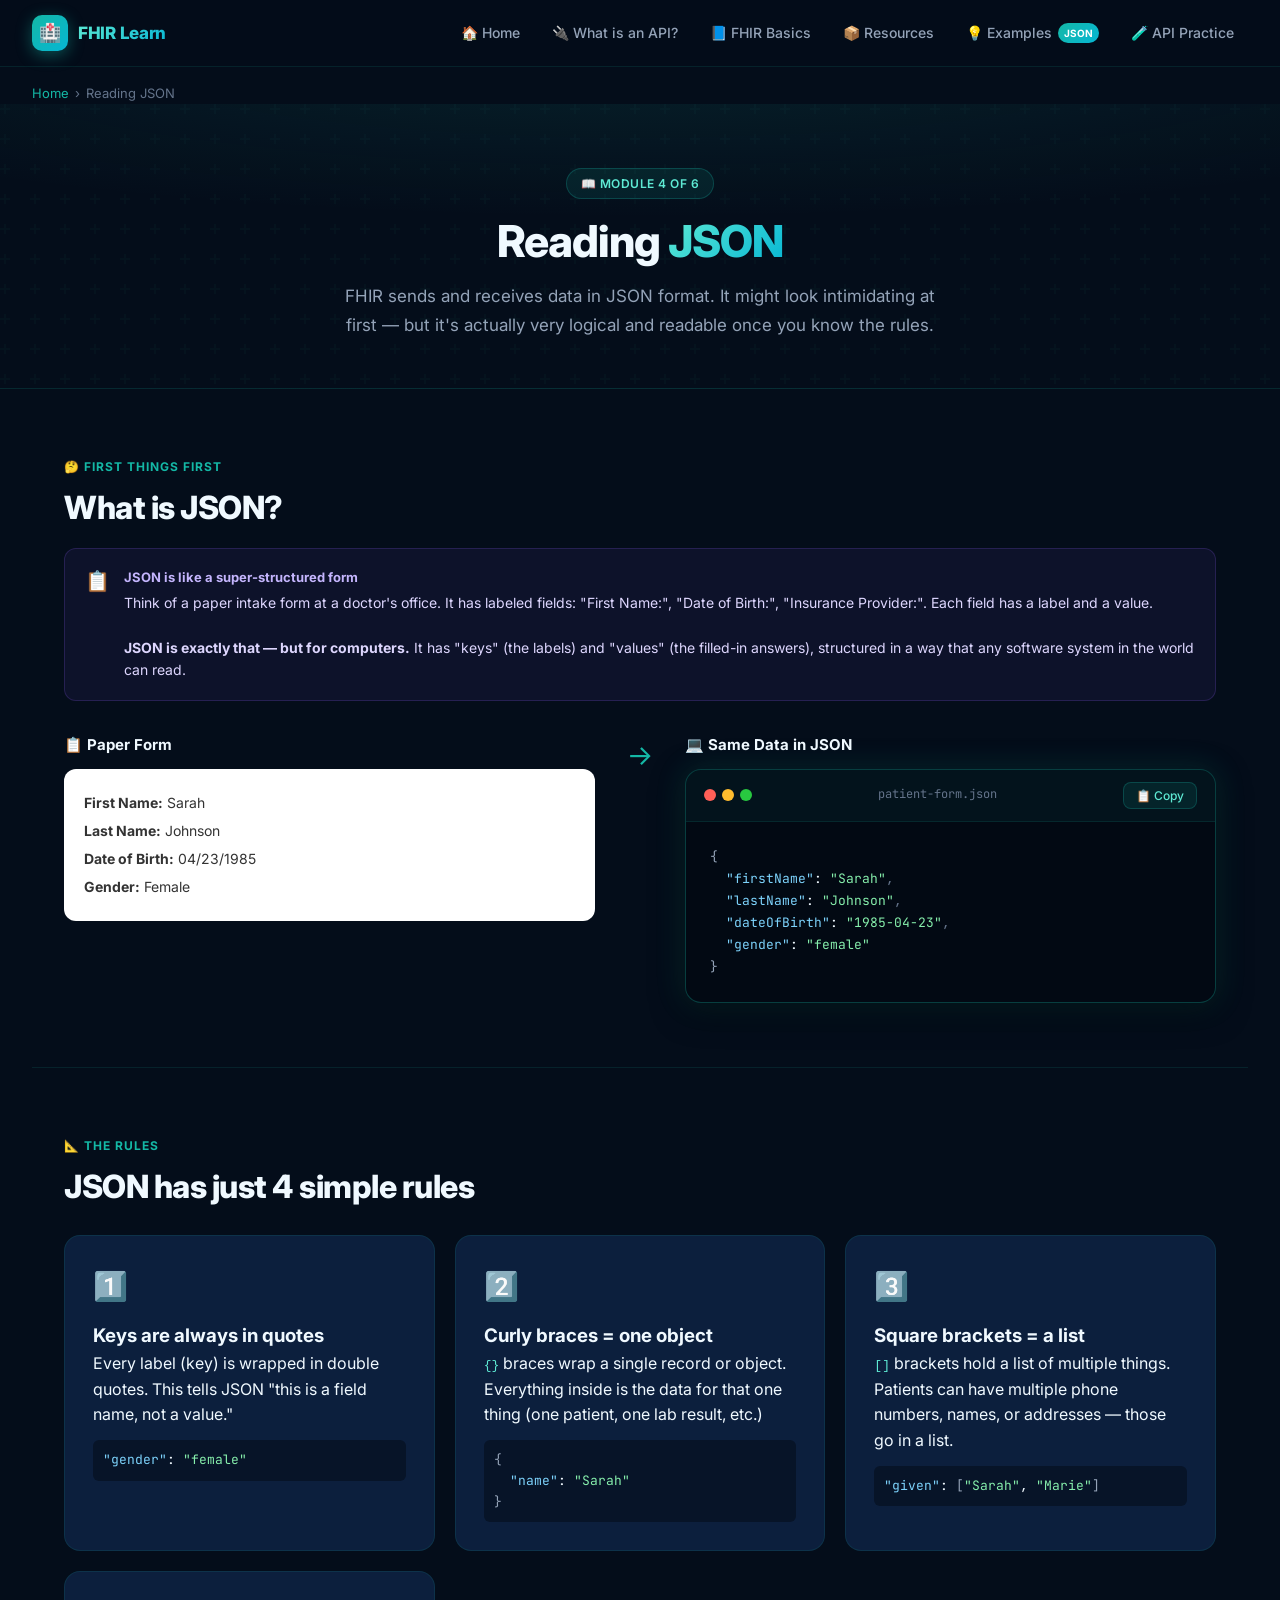
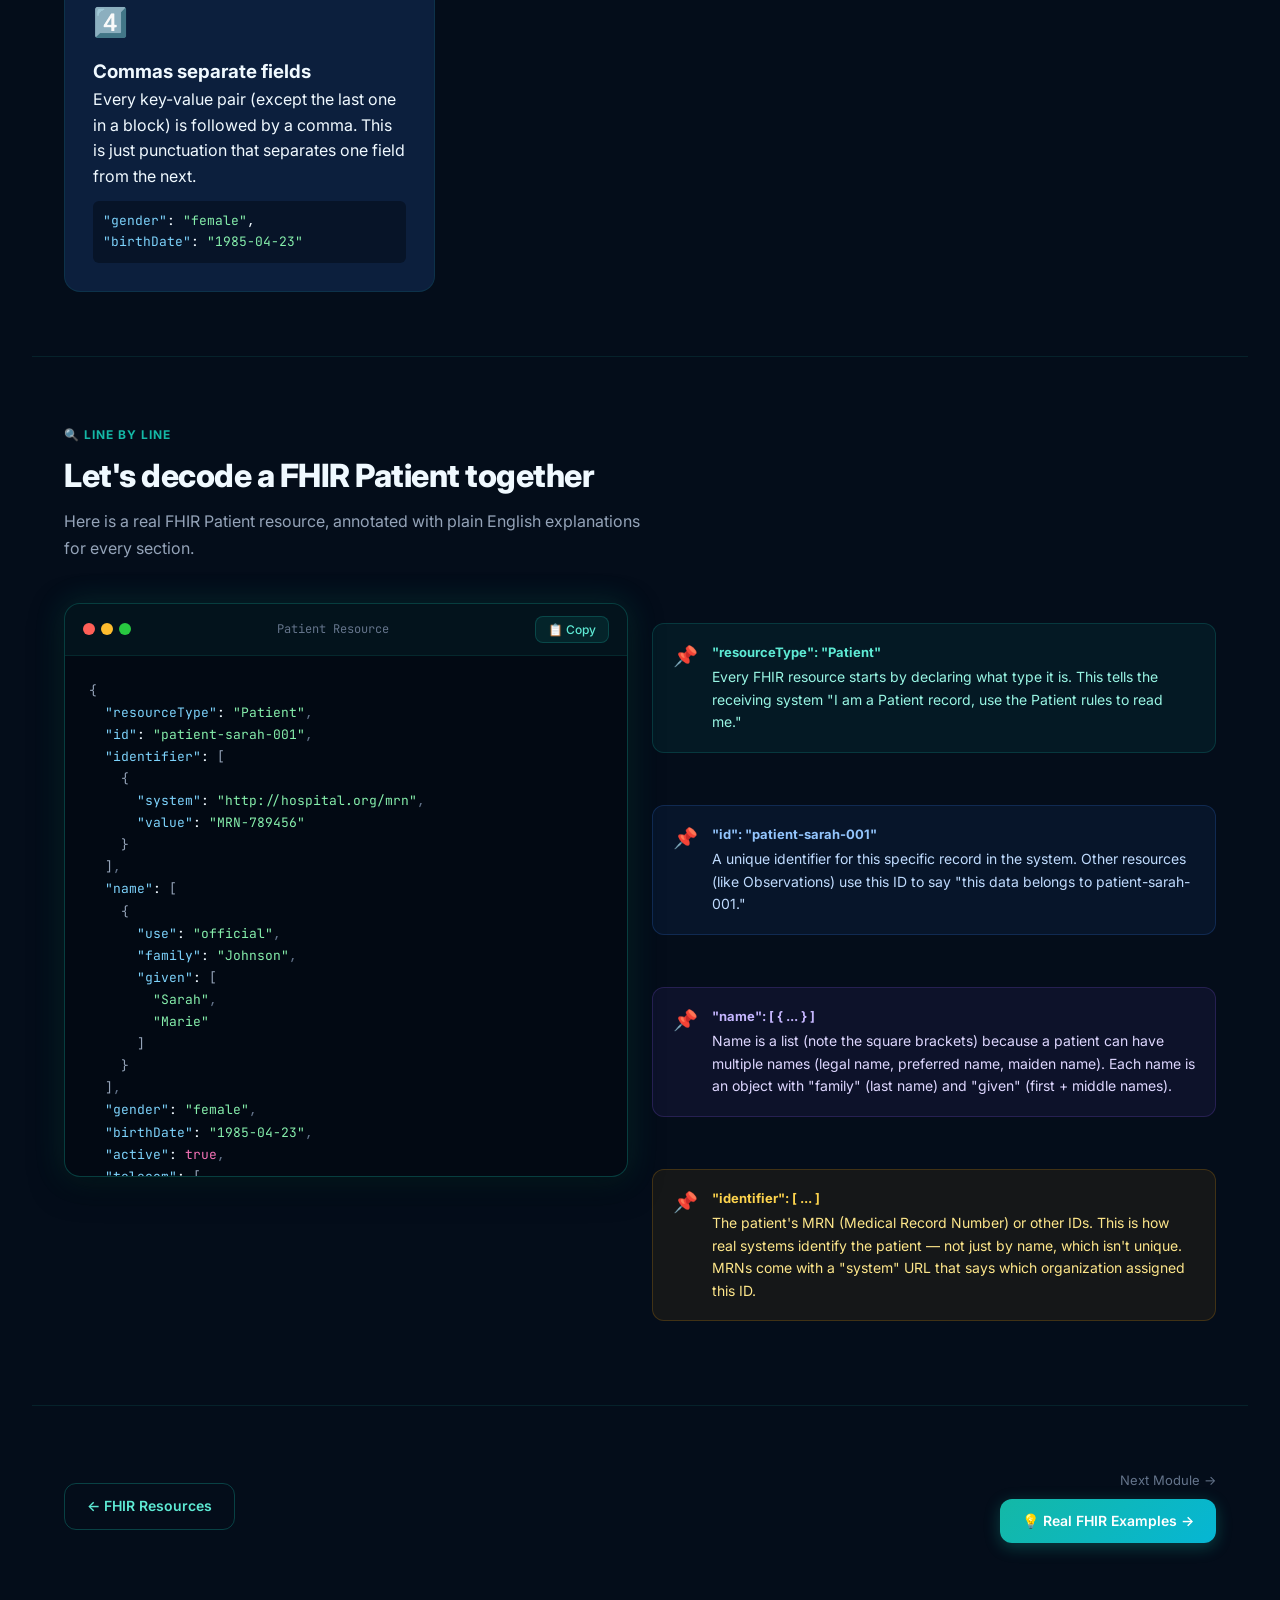
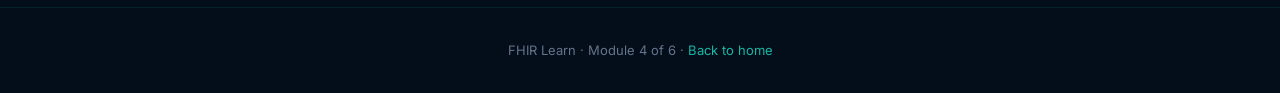
<file: pages/json-intro.html>
<!DOCTYPE html>
<html lang="en">
<head>
  <meta charset="UTF-8"/>
  <meta name="viewport" content="width=device-width, initial-scale=1.0"/>
  <title>Reading JSON — FHIR Learn</title>
  <link href="https://fonts.googleapis.com/css2?family=Inter:wght@300;400;500;600;700;800;900&family=JetBrains+Mono:wght@400;500&display=swap" rel="stylesheet"/>
  <link rel="stylesheet" href="../styles/main.css"/>
</head>
<body>

<nav class="navbar">
  <div class="nav-inner">
    <a href="../index.html" class="nav-logo">
      <div class="nav-logo-icon">🏥</div>
      <span class="nav-logo-text">FHIR Learn</span>
    </a>
    <ul class="nav-links">
      <li><a href="../index.html">🏠 Home</a></li>
      <li><a href="what-is-api.html">🔌 What is an API?</a></li>
      <li><a href="fhir-basics.html">📘 FHIR Basics</a></li>
      <li><a href="resources.html">📦 Resources</a></li>
      <li><a href="examples.html">💡 Examples <span class="nav-badge">JSON</span></a></li>
      <li><a href="api-practice.html">🧪 API Practice</a></li>
    </ul>
  </div>
</nav>

<div class="breadcrumb container-wide">
  <a href="../index.html">Home</a>
  <span class="breadcrumb-sep">›</span>
  <span>Reading JSON</span>
</div>

<div class="page-hero">
  <div class="page-hero-eyebrow">📖 Module 4 of 6</div>
  <h1>Reading <span>JSON</span></h1>
  <p>FHIR sends and receives data in JSON format. It might look intimidating at first — but it's actually very logical and readable once you know the rules.</p>
</div>

<div class="container-wide">

  <section class="section">
    <div class="section-eyebrow">🤔 First Things First</div>
    <div class="section-title">What is JSON?</div>

    <div class="callout analogy">
      <div class="callout-icon">📋</div>
      <div class="callout-content">
        <div class="callout-title">JSON is like a super-structured form</div>
        <div class="callout-body">
          Think of a paper intake form at a doctor's office. It has labeled fields: "First Name:", "Date of Birth:", "Insurance Provider:". Each field has a label and a value.<br/><br/>
          <strong>JSON is exactly that — but for computers.</strong> It has "keys" (the labels) and "values" (the filled-in answers), structured in a way that any software system in the world can read.
        </div>
      </div>
    </div>

    <div style="margin-top:32px;display:flex;gap:24px;flex-wrap:wrap;align-items:flex-start">
      <div style="flex:1;min-width:260px">
        <h3 style="font-size:15px;font-weight:700;color:var(--text-primary);margin-bottom:12px">📋 Paper Form</h3>
        <div style="background:white;border-radius:12px;padding:20px;font-size:14px;color:#333;line-height:2">
          <div><strong>First Name:</strong> Sarah</div>
          <div><strong>Last Name:</strong> Johnson</div>
          <div><strong>Date of Birth:</strong> 04/23/1985</div>
          <div><strong>Gender:</strong> Female</div>
        </div>
      </div>
      <div style="display:flex;align-items:center;font-size:28px;color:var(--teal);padding:0 8px">→</div>
      <div style="flex:1;min-width:280px">
        <h3 style="font-size:15px;font-weight:700;color:var(--text-primary);margin-bottom:12px">💻 Same Data in JSON</h3>
        <div class="json-viewer-container">
          <div class="json-viewer-header">
            <div class="json-viewer-dots"><span></span><span></span><span></span></div>
            <span class="json-viewer-title">patient-form.json</span>
            <button class="json-copy-btn" onclick="copyJson('jsonIntro1', this)">📋 Copy</button>
          </div>
          <div class="json-viewer-body">
            <pre id="jsonIntro1"></pre>
          </div>
        </div>
      </div>
    </div>
  </section>

  <!-- JSON Rules -->
  <section class="section">
    <div class="section-eyebrow">📐 The Rules</div>
    <div class="section-title">JSON has just 4 simple rules</div>

    <div class="card-grid" style="margin-top:28px">
      <div class="card">
        <div style="font-size:28px;margin-bottom:12px">1️⃣</div>
        <h3 class="card-title">Keys are always in quotes</h3>
        <p class="card-body">Every label (key) is wrapped in double quotes. This tells JSON "this is a field name, not a value."</p>
        <code style="display:block;background:var(--bg-surface);padding:10px;border-radius:6px;font-size:13px;margin-top:12px;font-family:'JetBrains Mono',monospace">
          <span style="color:#7dd3fc">"gender"</span>: <span style="color:#86efac">"female"</span>
        </code>
      </div>
      <div class="card">
        <div style="font-size:28px;margin-bottom:12px">2️⃣</div>
        <h3 class="card-title">Curly braces = one object</h3>
        <p class="card-body"><code style="color:var(--teal-light)">{}</code> braces wrap a single record or object. Everything inside is the data for that one thing (one patient, one lab result, etc.)</p>
        <code style="display:block;background:var(--bg-surface);padding:10px;border-radius:6px;font-size:13px;margin-top:12px;font-family:'JetBrains Mono',monospace">
          <span style="color:#94a3b8">{</span><br/>
          &nbsp;&nbsp;<span style="color:#7dd3fc">"name"</span>: <span style="color:#86efac">"Sarah"</span><br/>
          <span style="color:#94a3b8">}</span>
        </code>
      </div>
      <div class="card">
        <div style="font-size:28px;margin-bottom:12px">3️⃣</div>
        <h3 class="card-title">Square brackets = a list</h3>
        <p class="card-body"><code style="color:var(--teal-light)">[]</code> brackets hold a list of multiple things. Patients can have multiple phone numbers, names, or addresses — those go in a list.</p>
        <code style="display:block;background:var(--bg-surface);padding:10px;border-radius:6px;font-size:13px;margin-top:12px;font-family:'JetBrains Mono',monospace">
          <span style="color:#7dd3fc">"given"</span>: <span style="color:#94a3b8">[</span><span style="color:#86efac">"Sarah"</span>, <span style="color:#86efac">"Marie"</span><span style="color:#94a3b8">]</span>
        </code>
      </div>
      <div class="card">
        <div style="font-size:28px;margin-bottom:12px">4️⃣</div>
        <h3 class="card-title">Commas separate fields</h3>
        <p class="card-body">Every key-value pair (except the last one in a block) is followed by a comma. This is just punctuation that separates one field from the next.</p>
        <code style="display:block;background:var(--bg-surface);padding:10px;border-radius:6px;font-size:13px;margin-top:12px;font-family:'JetBrains Mono',monospace">
          <span style="color:#7dd3fc">"gender"</span>: <span style="color:#86efac">"female"</span>,<br/>
          <span style="color:#7dd3fc">"birthDate"</span>: <span style="color:#86efac">"1985-04-23"</span>
        </code>
      </div>
    </div>
  </section>

  <!-- Annotated example -->
  <section class="section">
    <div class="section-eyebrow">🔍 Line by Line</div>
    <div class="section-title">Let's decode a FHIR Patient together</div>
    <p class="section-subtitle">Here is a real FHIR Patient resource, annotated with plain English explanations for every section.</p>

    <div style="display:flex;gap:24px;flex-wrap:wrap;margin-top:28px">
      <div style="flex:1;min-width:320px">
        <div class="json-viewer-container">
          <div class="json-viewer-header">
            <div class="json-viewer-dots"><span></span><span></span><span></span></div>
            <span class="json-viewer-title">Patient Resource</span>
            <button class="json-copy-btn" onclick="copyJson('annotatedJson', this)">📋 Copy</button>
          </div>
          <div class="json-viewer-body">
            <pre id="annotatedJson"></pre>
          </div>
        </div>
      </div>
      <div style="flex:1;min-width:280px;display:flex;flex-direction:column;gap:12px">
        <div class="callout tip">
          <div class="callout-icon">📌</div>
          <div class="callout-content">
            <div class="callout-title">"resourceType": "Patient"</div>
            <div class="callout-body">Every FHIR resource starts by declaring what type it is. This tells the receiving system "I am a Patient record, use the Patient rules to read me."</div>
          </div>
        </div>
        <div class="callout info">
          <div class="callout-icon">📌</div>
          <div class="callout-content">
            <div class="callout-title">"id": "patient-sarah-001"</div>
            <div class="callout-body">A unique identifier for this specific record in the system. Other resources (like Observations) use this ID to say "this data belongs to patient-sarah-001."</div>
          </div>
        </div>
        <div class="callout analogy">
          <div class="callout-icon">📌</div>
          <div class="callout-content">
            <div class="callout-title">"name": [ { ... } ]</div>
            <div class="callout-body">Name is a list (note the square brackets) because a patient can have multiple names (legal name, preferred name, maiden name). Each name is an object with "family" (last name) and "given" (first + middle names).</div>
          </div>
        </div>
        <div class="callout warning">
          <div class="callout-icon">📌</div>
          <div class="callout-content">
            <div class="callout-title">"identifier": [ ... ]</div>
            <div class="callout-body">The patient's MRN (Medical Record Number) or other IDs. This is how real systems identify the patient — not just by name, which isn't unique. MRNs come with a "system" URL that says which organization assigned this ID.</div>
          </div>
        </div>
      </div>
    </div>
  </section>

  <!-- Navigation -->
  <section class="section" style="border-top:1px solid var(--border)">
    <div style="display:flex;justify-content:space-between;align-items:center;flex-wrap:wrap;gap:16px">
      <a href="resources.html" class="btn btn-outline">← FHIR Resources</a>
      <div>
        <p style="font-size:13px;color:var(--text-muted);margin-bottom:8px;text-align:right">Next Module →</p>
        <a href="examples.html" class="btn btn-primary">💡 Real FHIR Examples →</a>
      </div>
    </div>
  </section>

</div>

<footer class="footer">
  <p>FHIR Learn · Module 4 of 6 · <a href="../index.html">Back to home</a></p>
</footer>

<script src="../js/app.js"></script>
<script>
  const form = { "firstName": "Sarah", "lastName": "Johnson", "dateOfBirth": "1985-04-23", "gender": "female" };
  document.getElementById('jsonIntro1').innerHTML = syntaxHighlight(JSON.stringify(form, null, 2));

  const annotated = {
    "resourceType": "Patient",
    "id": "patient-sarah-001",
    "identifier": [
      {
        "system": "http://hospital.org/mrn",
        "value": "MRN-789456"
      }
    ],
    "name": [
      {
        "use": "official",
        "family": "Johnson",
        "given": ["Sarah", "Marie"]
      }
    ],
    "gender": "female",
    "birthDate": "1985-04-23",
    "active": true,
    "telecom": [
      { "system": "phone", "value": "512-555-0198", "use": "home" },
      { "system": "email", "value": "sarah.johnson@email.com" }
    ],
    "address": [
      {
        "use": "home",
        "line": ["123 Oak Street"],
        "city": "Austin",
        "state": "TX",
        "postalCode": "78701",
        "country": "US"
      }
    ]
  };
  document.getElementById('annotatedJson').innerHTML = syntaxHighlight(JSON.stringify(annotated, null, 2));
</script>
</body>
</html>
</file>
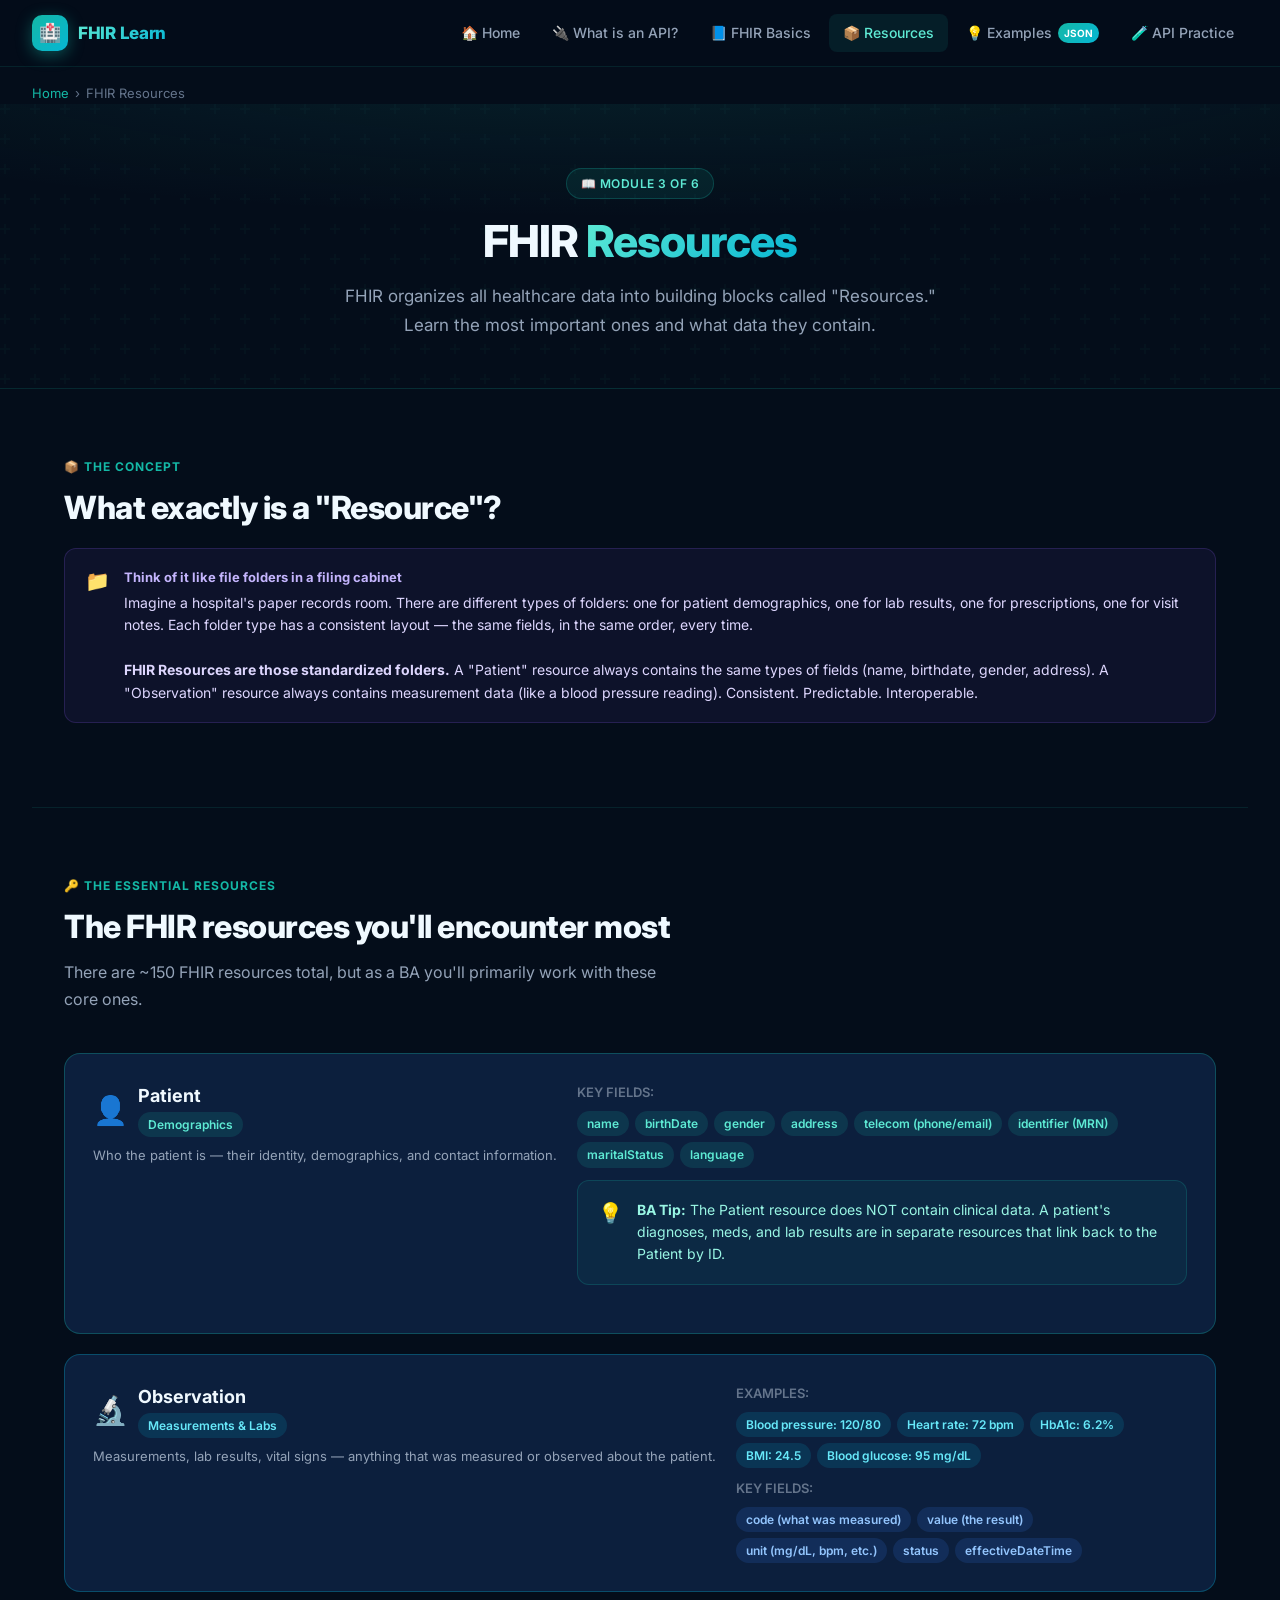
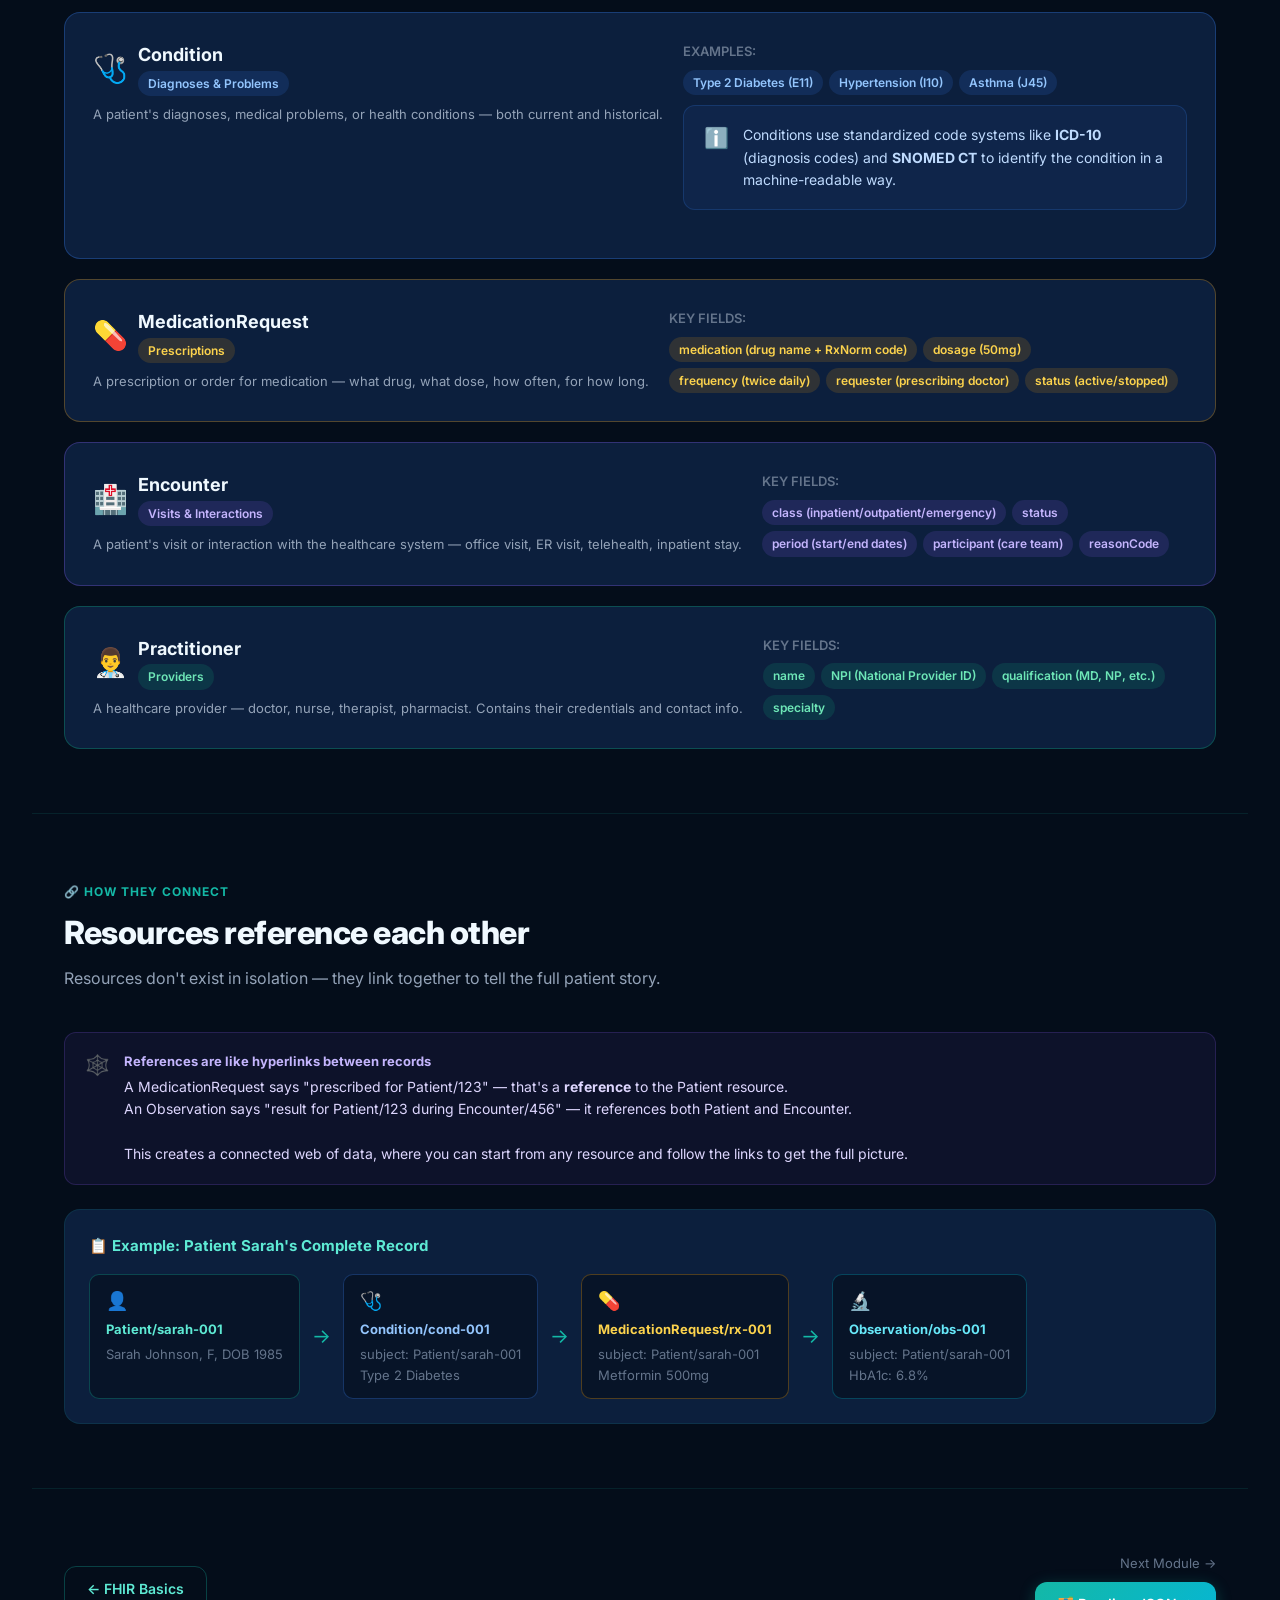
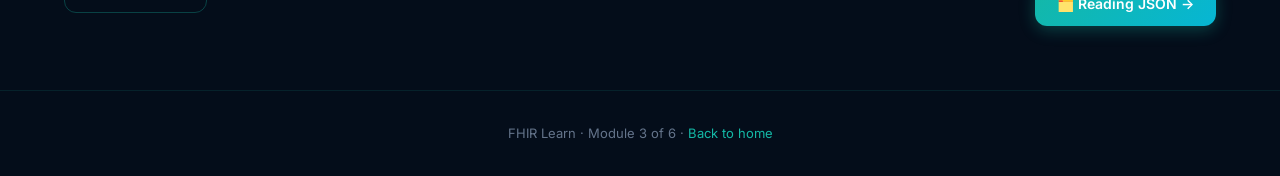
<file: pages/resources.html>
<!DOCTYPE html>
<html lang="en">
<head>
  <meta charset="UTF-8"/>
  <meta name="viewport" content="width=device-width, initial-scale=1.0"/>
  <title>FHIR Resources — FHIR Learn</title>
  <link href="https://fonts.googleapis.com/css2?family=Inter:wght@300;400;500;600;700;800;900&family=JetBrains+Mono:wght@400;500&display=swap" rel="stylesheet"/>
  <link rel="stylesheet" href="../styles/main.css"/>
</head>
<body>

<nav class="navbar">
  <div class="nav-inner">
    <a href="../index.html" class="nav-logo">
      <div class="nav-logo-icon">🏥</div>
      <span class="nav-logo-text">FHIR Learn</span>
    </a>
    <ul class="nav-links">
      <li><a href="../index.html">🏠 Home</a></li>
      <li><a href="what-is-api.html">🔌 What is an API?</a></li>
      <li><a href="fhir-basics.html">📘 FHIR Basics</a></li>
      <li><a href="resources.html" class="active">📦 Resources</a></li>
      <li><a href="examples.html">💡 Examples <span class="nav-badge">JSON</span></a></li>
      <li><a href="api-practice.html">🧪 API Practice</a></li>
    </ul>
  </div>
</nav>

<div class="breadcrumb container-wide">
  <a href="../index.html">Home</a>
  <span class="breadcrumb-sep">›</span>
  <span>FHIR Resources</span>
</div>

<div class="page-hero">
  <div class="page-hero-eyebrow">📖 Module 3 of 6</div>
  <h1>FHIR <span>Resources</span></h1>
  <p>FHIR organizes all healthcare data into building blocks called "Resources." Learn the most important ones and what data they contain.</p>
</div>

<div class="container-wide">

  <!-- What is a resource -->
  <section class="section">
    <div class="section-eyebrow">📦 The Concept</div>
    <div class="section-title">What exactly is a "Resource"?</div>

    <div class="callout analogy">
      <div class="callout-icon">📁</div>
      <div class="callout-content">
        <div class="callout-title">Think of it like file folders in a filing cabinet</div>
        <div class="callout-body">
          Imagine a hospital's paper records room. There are different types of folders:
          one for patient demographics, one for lab results, one for prescriptions, one for visit notes. 
          Each folder type has a consistent layout — the same fields, in the same order, every time.<br/><br/>
          <strong>FHIR Resources are those standardized folders.</strong> A "Patient" resource always contains the same types of fields (name, birthdate, gender, address). 
          A "Observation" resource always contains measurement data (like a blood pressure reading). 
          Consistent. Predictable. Interoperable.
        </div>
      </div>
    </div>
  </section>

  <!-- Key resources -->
  <section class="section">
    <div class="section-eyebrow">🔑 The Essential Resources</div>
    <div class="section-title">The FHIR resources you'll encounter most</div>
    <p class="section-subtitle">There are ~150 FHIR resources total, but as a BA you'll primarily work with these core ones.</p>

    <!-- Resource cards -->
    <div style="display:flex;flex-direction:column;gap:20px;margin-top:28px">

      <!-- Patient -->
      <div class="card" style="border-color:rgba(20,184,166,0.3)">
        <div style="display:flex;align-items:flex-start;gap:20px;flex-wrap:wrap">
          <div style="min-width:200px">
            <div style="display:flex;align-items:center;gap:10px;margin-bottom:8px">
              <span style="font-size:28px">👤</span>
              <div>
                <h3 style="font-size:18px;font-weight:700;color:var(--text-primary)">Patient</h3>
                <span class="badge teal">Demographics</span>
              </div>
            </div>
            <p style="font-size:13px;color:var(--text-secondary);line-height:1.6">Who the patient is — their identity, demographics, and contact information.</p>
          </div>
          <div style="flex:1;min-width:260px">
            <p style="font-size:13px;font-weight:600;color:var(--text-muted);margin-bottom:8px">KEY FIELDS:</p>
            <div style="display:flex;flex-wrap:wrap;gap:6px">
              <span class="badge teal">name</span>
              <span class="badge teal">birthDate</span>
              <span class="badge teal">gender</span>
              <span class="badge teal">address</span>
              <span class="badge teal">telecom (phone/email)</span>
              <span class="badge teal">identifier (MRN)</span>
              <span class="badge teal">maritalStatus</span>
              <span class="badge teal">language</span>
            </div>
            <div class="callout tip" style="margin-top:12px">
              <div class="callout-icon">💡</div>
              <div class="callout-content">
                <div class="callout-body"><strong>BA Tip:</strong> The Patient resource does NOT contain clinical data. A patient's diagnoses, meds, and lab results are in separate resources that link back to the Patient by ID.</div>
              </div>
            </div>
          </div>
        </div>
      </div>

      <!-- Observation -->
      <div class="card" style="border-color:rgba(6,182,212,0.3)">
        <div style="display:flex;align-items:flex-start;gap:20px;flex-wrap:wrap">
          <div style="min-width:200px">
            <div style="display:flex;align-items:center;gap:10px;margin-bottom:8px">
              <span style="font-size:28px">🔬</span>
              <div>
                <h3 style="font-size:18px;font-weight:700;color:var(--text-primary)">Observation</h3>
                <span class="badge cyan">Measurements & Labs</span>
              </div>
            </div>
            <p style="font-size:13px;color:var(--text-secondary);line-height:1.6">Measurements, lab results, vital signs — anything that was measured or observed about the patient.</p>
          </div>
          <div style="flex:1;min-width:260px">
            <p style="font-size:13px;font-weight:600;color:var(--text-muted);margin-bottom:8px">EXAMPLES:</p>
            <div style="display:flex;flex-wrap:wrap;gap:6px;margin-bottom:10px">
              <span class="badge cyan">Blood pressure: 120/80</span>
              <span class="badge cyan">Heart rate: 72 bpm</span>
              <span class="badge cyan">HbA1c: 6.2%</span>
              <span class="badge cyan">BMI: 24.5</span>
              <span class="badge cyan">Blood glucose: 95 mg/dL</span>
            </div>
            <p style="font-size:13px;font-weight:600;color:var(--text-muted);margin-bottom:8px">KEY FIELDS:</p>
            <div style="display:flex;flex-wrap:wrap;gap:6px">
              <span class="badge blue">code (what was measured)</span>
              <span class="badge blue">value (the result)</span>
              <span class="badge blue">unit (mg/dL, bpm, etc.)</span>
              <span class="badge blue">status</span>
              <span class="badge blue">effectiveDateTime</span>
            </div>
          </div>
        </div>
      </div>

      <!-- Condition -->
      <div class="card" style="border-color:rgba(59,130,246,0.3)">
        <div style="display:flex;align-items:flex-start;gap:20px;flex-wrap:wrap">
          <div style="min-width:200px">
            <div style="display:flex;align-items:center;gap:10px;margin-bottom:8px">
              <span style="font-size:28px">🩺</span>
              <div>
                <h3 style="font-size:18px;font-weight:700;color:var(--text-primary)">Condition</h3>
                <span class="badge blue">Diagnoses & Problems</span>
              </div>
            </div>
            <p style="font-size:13px;color:var(--text-secondary);line-height:1.6">A patient's diagnoses, medical problems, or health conditions — both current and historical.</p>
          </div>
          <div style="flex:1;min-width:260px">
            <p style="font-size:13px;font-weight:600;color:var(--text-muted);margin-bottom:8px">EXAMPLES:</p>
            <div style="display:flex;flex-wrap:wrap;gap:6px;margin-bottom:10px">
              <span class="badge blue">Type 2 Diabetes (E11)</span>
              <span class="badge blue">Hypertension (I10)</span>
              <span class="badge blue">Asthma (J45)</span>
            </div>
            <div class="callout info" style="margin-top:8px">
              <div class="callout-icon">ℹ️</div>
              <div class="callout-content">
                <div class="callout-body">Conditions use standardized code systems like <strong>ICD-10</strong> (diagnosis codes) and <strong>SNOMED CT</strong> to identify the condition in a machine-readable way.</div>
              </div>
            </div>
          </div>
        </div>
      </div>

      <!-- MedicationRequest -->
      <div class="card" style="border-color:rgba(245,158,11,0.3)">
        <div style="display:flex;align-items:flex-start;gap:20px;flex-wrap:wrap">
          <div style="min-width:200px">
            <div style="display:flex;align-items:center;gap:10px;margin-bottom:8px">
              <span style="font-size:28px">💊</span>
              <div>
                <h3 style="font-size:18px;font-weight:700;color:var(--text-primary)">MedicationRequest</h3>
                <span class="badge orange">Prescriptions</span>
              </div>
            </div>
            <p style="font-size:13px;color:var(--text-secondary);line-height:1.6">A prescription or order for medication — what drug, what dose, how often, for how long.</p>
          </div>
          <div style="flex:1;min-width:260px">
            <p style="font-size:13px;font-weight:600;color:var(--text-muted);margin-bottom:8px">KEY FIELDS:</p>
            <div style="display:flex;flex-wrap:wrap;gap:6px">
              <span class="badge orange">medication (drug name + RxNorm code)</span>
              <span class="badge orange">dosage (50mg)</span>
              <span class="badge orange">frequency (twice daily)</span>
              <span class="badge orange">requester (prescribing doctor)</span>
              <span class="badge orange">status (active/stopped)</span>
            </div>
          </div>
        </div>
      </div>

      <!-- Encounter -->
      <div class="card" style="border-color:rgba(139,92,246,0.3)">
        <div style="display:flex;align-items:flex-start;gap:20px;flex-wrap:wrap">
          <div style="min-width:200px">
            <div style="display:flex;align-items:center;gap:10px;margin-bottom:8px">
              <span style="font-size:28px">🏥</span>
              <div>
                <h3 style="font-size:18px;font-weight:700;color:var(--text-primary)">Encounter</h3>
                <span class="badge purple">Visits & Interactions</span>
              </div>
            </div>
            <p style="font-size:13px;color:var(--text-secondary);line-height:1.6">A patient's visit or interaction with the healthcare system — office visit, ER visit, telehealth, inpatient stay.</p>
          </div>
          <div style="flex:1;min-width:260px">
            <p style="font-size:13px;font-weight:600;color:var(--text-muted);margin-bottom:8px">KEY FIELDS:</p>
            <div style="display:flex;flex-wrap:wrap;gap:6px">
              <span class="badge purple">class (inpatient/outpatient/emergency)</span>
              <span class="badge purple">status</span>
              <span class="badge purple">period (start/end dates)</span>
              <span class="badge purple">participant (care team)</span>
              <span class="badge purple">reasonCode</span>
            </div>
          </div>
        </div>
      </div>

      <!-- Practitioner -->
      <div class="card" style="border-color:rgba(16,185,129,0.3)">
        <div style="display:flex;align-items:flex-start;gap:20px;flex-wrap:wrap">
          <div style="min-width:200px">
            <div style="display:flex;align-items:center;gap:10px;margin-bottom:8px">
              <span style="font-size:28px">👨‍⚕️</span>
              <div>
                <h3 style="font-size:18px;font-weight:700;color:var(--text-primary)">Practitioner</h3>
                <span class="badge green">Providers</span>
              </div>
            </div>
            <p style="font-size:13px;color:var(--text-secondary);line-height:1.6">A healthcare provider — doctor, nurse, therapist, pharmacist. Contains their credentials and contact info.</p>
          </div>
          <div style="flex:1;min-width:260px">
            <p style="font-size:13px;font-weight:600;color:var(--text-muted);margin-bottom:8px">KEY FIELDS:</p>
            <div style="display:flex;flex-wrap:wrap;gap:6px">
              <span class="badge green">name</span>
              <span class="badge green">NPI (National Provider ID)</span>
              <span class="badge green">qualification (MD, NP, etc.)</span>
              <span class="badge green">specialty</span>
            </div>
          </div>
        </div>
      </div>

    </div>
  </section>

  <!-- How resources link together -->
  <section class="section">
    <div class="section-eyebrow">🔗 How They Connect</div>
    <div class="section-title">Resources reference each other</div>
    <p class="section-subtitle">Resources don't exist in isolation — they link together to tell the full patient story.</p>

    <div class="callout analogy">
      <div class="callout-icon">🕸️</div>
      <div class="callout-content">
        <div class="callout-title">References are like hyperlinks between records</div>
        <div class="callout-body">
          A MedicationRequest says "prescribed for Patient/123" — that's a <strong>reference</strong> to the Patient resource.<br/>
          An Observation says "result for Patient/123 during Encounter/456" — it references both Patient and Encounter.<br/><br/>
          This creates a connected web of data, where you can start from any resource and follow the links to get the full picture.
        </div>
      </div>
    </div>

    <div style="background:var(--bg-card);border:1px solid var(--border);border-radius:var(--radius-lg);padding:24px;margin-top:24px">
      <h4 style="font-size:15px;font-weight:700;color:var(--teal-light);margin-bottom:16px">📋 Example: Patient Sarah's Complete Record</h4>
      <div style="display:flex;flex-wrap:wrap;gap:12px;font-size:13px">
        <div style="background:var(--bg-surface);border:1px solid rgba(20,184,166,0.3);padding:12px 16px;border-radius:10px">
          <div style="font-size:18px;margin-bottom:4px">👤</div>
          <strong style="color:var(--teal-light)">Patient/sarah-001</strong>
          <div style="color:var(--text-muted);margin-top:4px">Sarah Johnson, F, DOB 1985</div>
        </div>
        <div style="display:flex;align-items:center;color:var(--teal);font-size:20px">→</div>
        <div style="background:var(--bg-surface);border:1px solid rgba(59,130,246,0.3);padding:12px 16px;border-radius:10px">
          <div style="font-size:18px;margin-bottom:4px">🩺</div>
          <strong style="color:#93c5fd">Condition/cond-001</strong>
          <div style="color:var(--text-muted);margin-top:4px">subject: Patient/sarah-001<br/>Type 2 Diabetes</div>
        </div>
        <div style="display:flex;align-items:center;color:var(--teal);font-size:20px">→</div>
        <div style="background:var(--bg-surface);border:1px solid rgba(245,158,11,0.3);padding:12px 16px;border-radius:10px">
          <div style="font-size:18px;margin-bottom:4px">💊</div>
          <strong style="color:#fcd34d">MedicationRequest/rx-001</strong>
          <div style="color:var(--text-muted);margin-top:4px">subject: Patient/sarah-001<br/>Metformin 500mg</div>
        </div>
        <div style="display:flex;align-items:center;color:var(--teal);font-size:20px">→</div>
        <div style="background:var(--bg-surface);border:1px solid rgba(6,182,212,0.3);padding:12px 16px;border-radius:10px">
          <div style="font-size:18px;margin-bottom:4px">🔬</div>
          <strong style="color:#67e8f9">Observation/obs-001</strong>
          <div style="color:var(--text-muted);margin-top:4px">subject: Patient/sarah-001<br/>HbA1c: 6.8%</div>
        </div>
      </div>
    </div>
  </section>

  <!-- Navigation -->
  <section class="section" style="border-top:1px solid var(--border)">
    <div style="display:flex;justify-content:space-between;align-items:center;flex-wrap:wrap;gap:16px">
      <a href="fhir-basics.html" class="btn btn-outline">← FHIR Basics</a>
      <div>
        <p style="font-size:13px;color:var(--text-muted);margin-bottom:8px;text-align:right">Next Module →</p>
        <a href="json-intro.html" class="btn btn-primary">🗂️ Reading JSON →</a>
      </div>
    </div>
  </section>

</div>

<footer class="footer">
  <p>FHIR Learn · Module 3 of 6 · <a href="../index.html">Back to home</a></p>
</footer>

<script src="../js/app.js"></script>
</body>
</html>
</file>
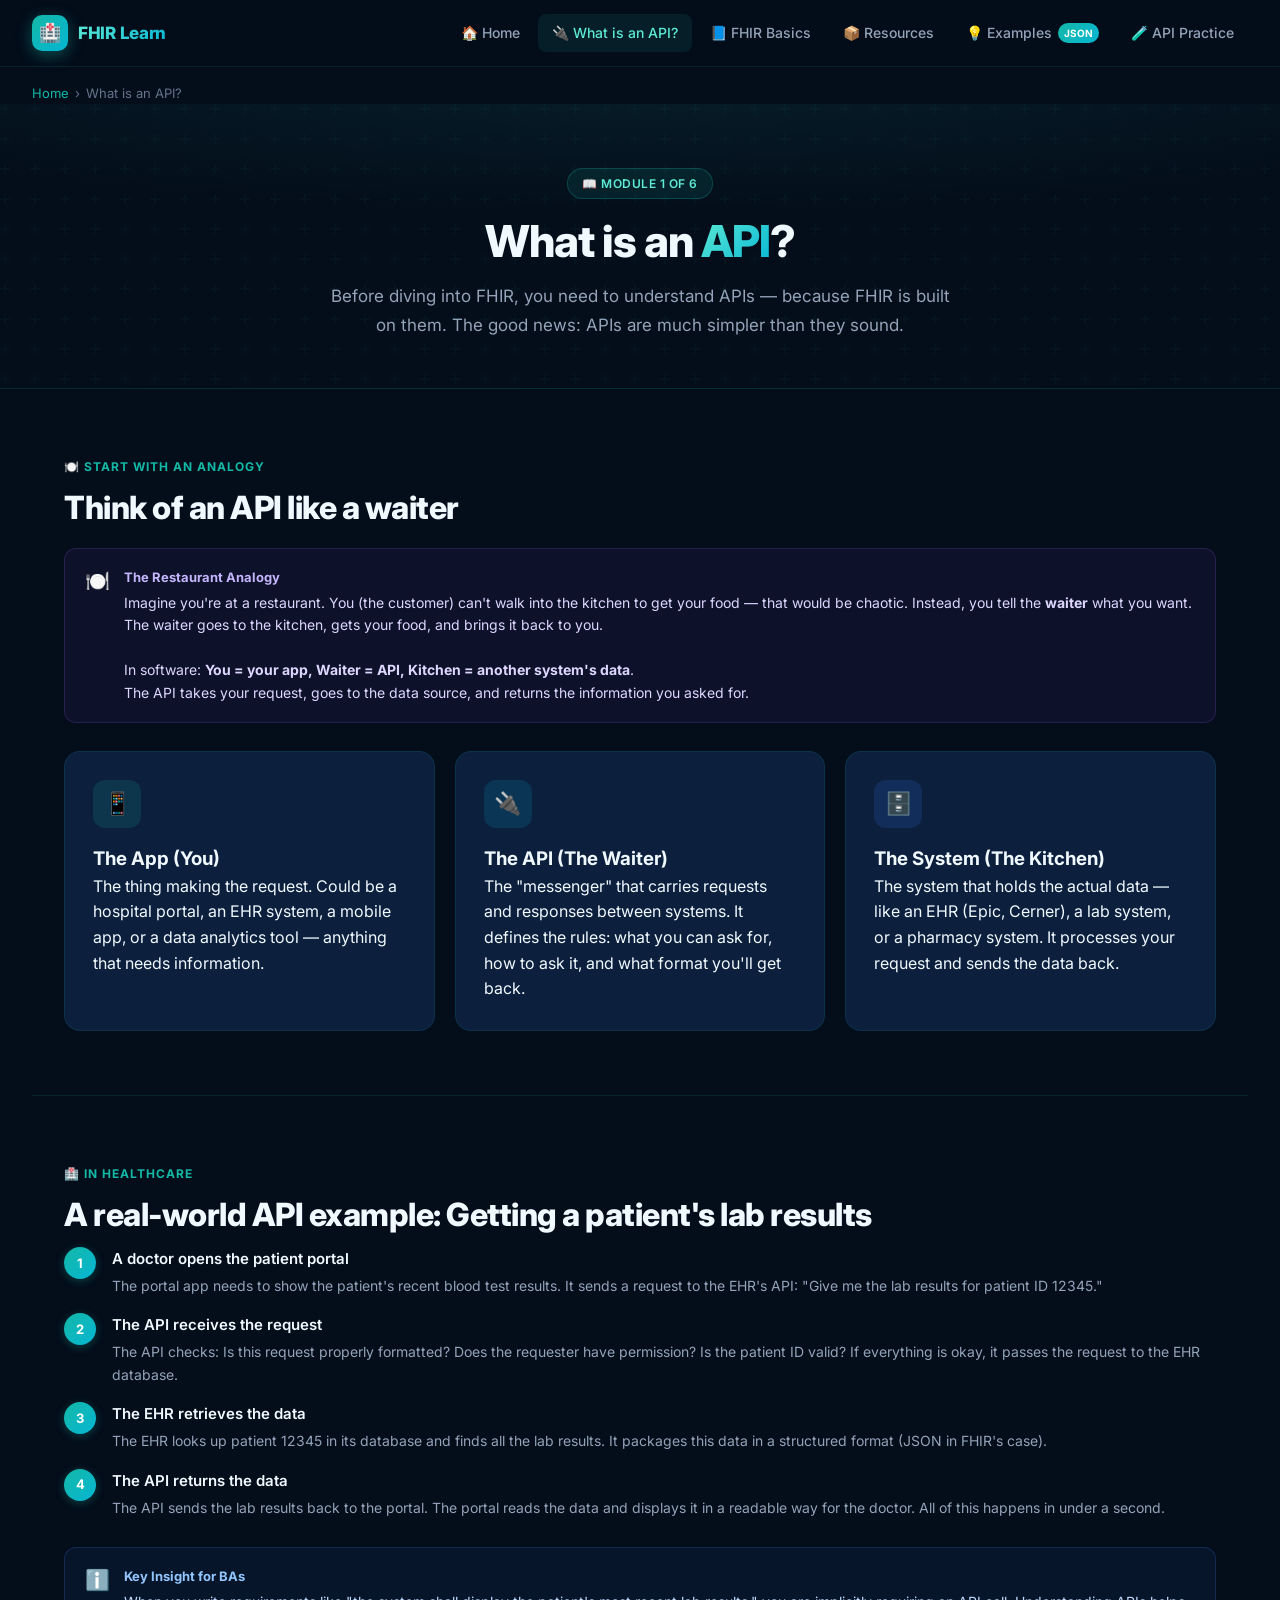
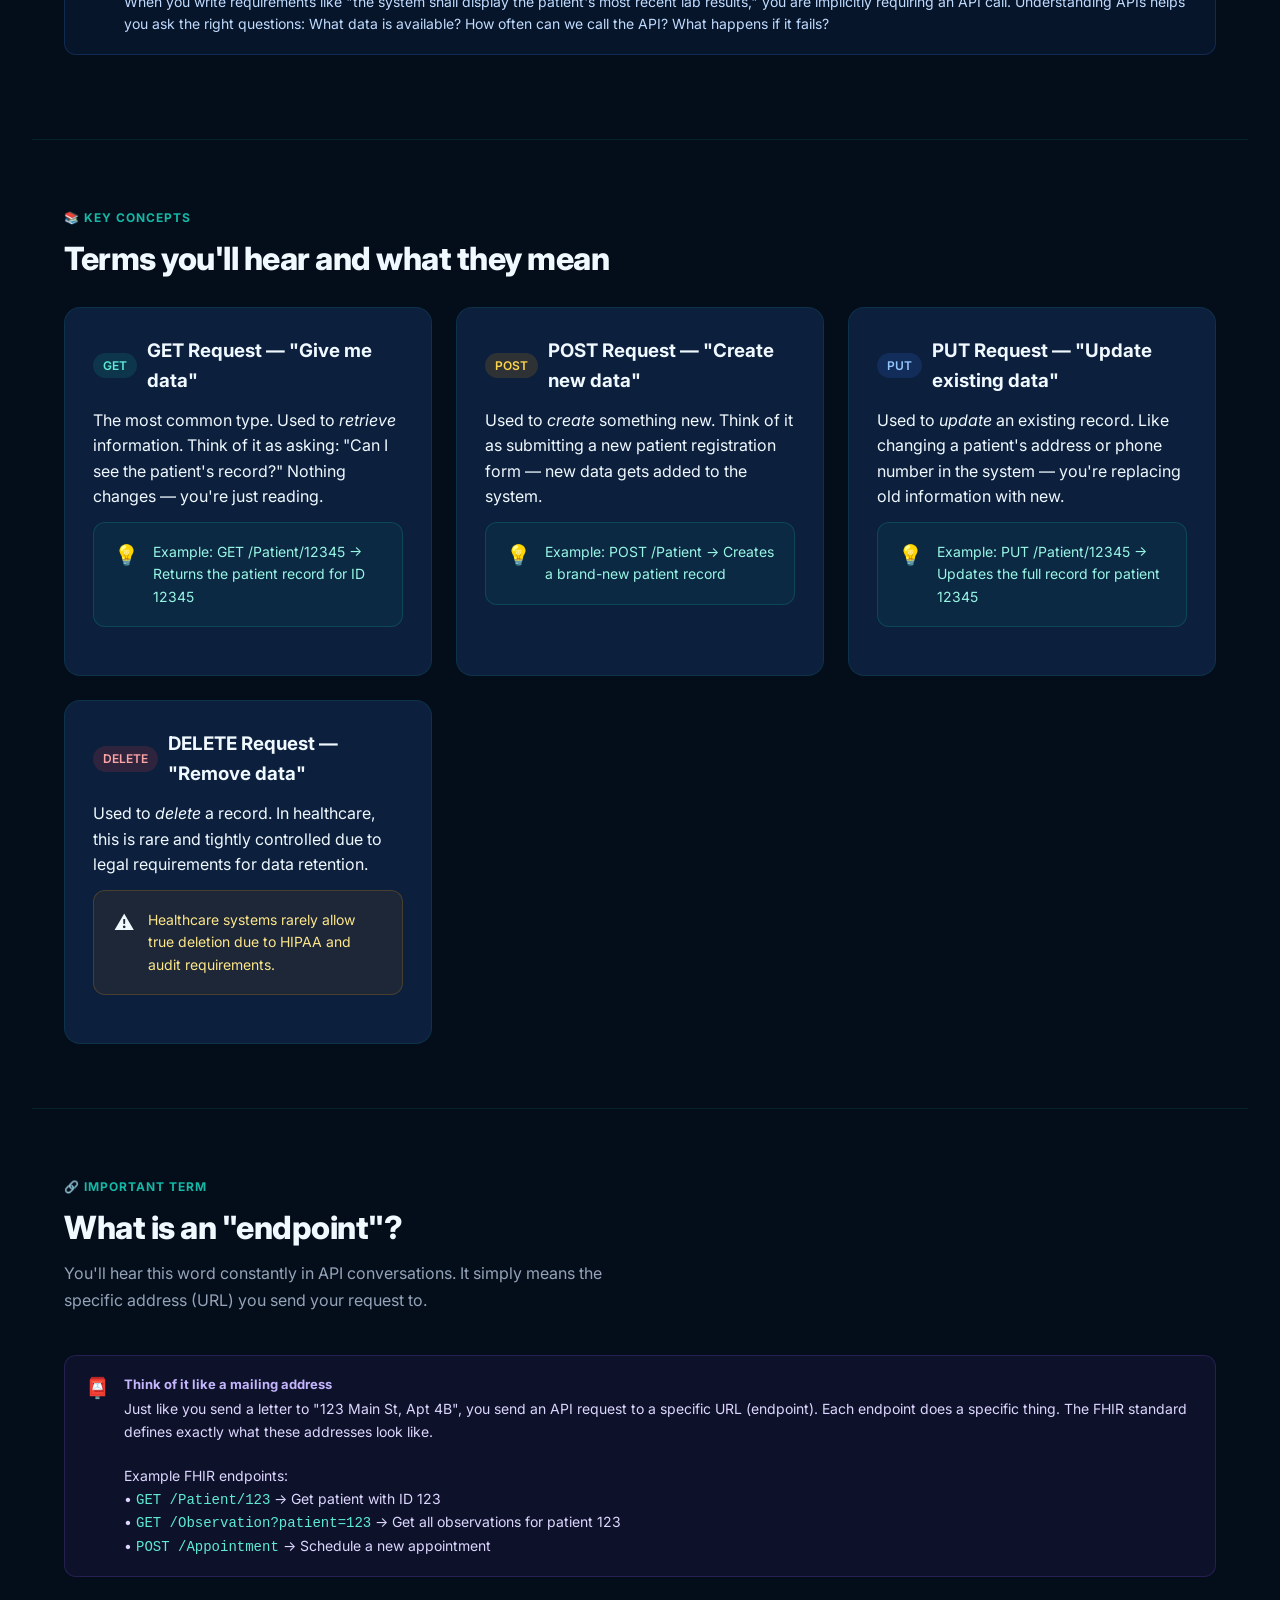
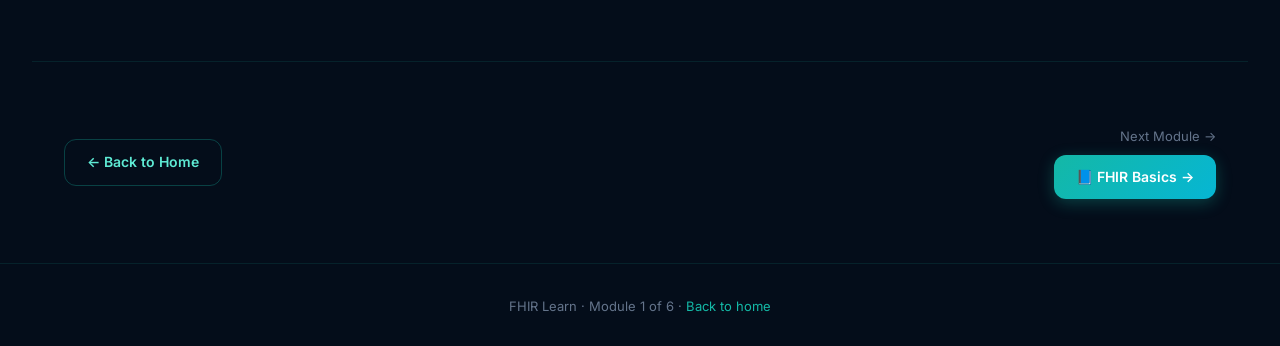
<file: pages/what-is-api.html>
<!DOCTYPE html>
<html lang="en">
<head>
  <meta charset="UTF-8"/>
  <meta name="viewport" content="width=device-width, initial-scale=1.0"/>
  <title>What is an API? — FHIR Learn</title>
  <link href="https://fonts.googleapis.com/css2?family=Inter:wght@300;400;500;600;700;800;900&family=JetBrains+Mono:wght@400;500&display=swap" rel="stylesheet"/>
  <link rel="stylesheet" href="../styles/main.css"/>
</head>
<body>

<nav class="navbar">
  <div class="nav-inner">
    <a href="../index.html" class="nav-logo">
      <div class="nav-logo-icon">🏥</div>
      <span class="nav-logo-text">FHIR Learn</span>
    </a>
    <ul class="nav-links">
      <li><a href="../index.html">🏠 Home</a></li>
      <li><a href="what-is-api.html" class="active">🔌 What is an API?</a></li>
      <li><a href="fhir-basics.html">📘 FHIR Basics</a></li>
      <li><a href="resources.html">📦 Resources</a></li>
      <li><a href="examples.html">💡 Examples <span class="nav-badge">JSON</span></a></li>
      <li><a href="api-practice.html">🧪 API Practice</a></li>
    </ul>
  </div>
</nav>

<div class="breadcrumb container-wide">
  <a href="../index.html">Home</a>
  <span class="breadcrumb-sep">›</span>
  <span>What is an API?</span>
</div>

<div class="page-hero">
  <div class="page-hero-eyebrow">📖 Module 1 of 6</div>
  <h1>What is an <span>API</span>?</h1>
  <p>Before diving into FHIR, you need to understand APIs — because FHIR is built on them. The good news: APIs are much simpler than they sound.</p>
</div>

<div class="container-wide">

  <!-- SECTION: The Waiter Analogy -->
  <section class="section">
    <div class="section-eyebrow">🍽️ Start with an Analogy</div>
    <div class="section-title">Think of an API like a waiter</div>

    <div class="callout analogy">
      <div class="callout-icon">🍽️</div>
      <div class="callout-content">
        <div class="callout-title">The Restaurant Analogy</div>
        <div class="callout-body">
          Imagine you're at a restaurant. You (the customer) can't walk into the kitchen to get your food — 
          that would be chaotic. Instead, you tell the <strong>waiter</strong> what you want. 
          The waiter goes to the kitchen, gets your food, and brings it back to you.<br/><br/>
          In software: <strong>You = your app, Waiter = API, Kitchen = another system's data</strong>.<br/>
          The API takes your request, goes to the data source, and returns the information you asked for.
        </div>
      </div>
    </div>

    <div class="card-grid" style="margin-top:28px">
      <div class="card">
        <div class="icon-box teal">📱</div>
        <h3 class="card-title">The App (You)</h3>
        <p class="card-body">The thing making the request. Could be a hospital portal, an EHR system, a mobile app, or a data analytics tool — anything that needs information.</p>
      </div>
      <div class="card">
        <div class="icon-box cyan">🔌</div>
        <h3 class="card-title">The API (The Waiter)</h3>
        <p class="card-body">The "messenger" that carries requests and responses between systems. It defines the rules: what you can ask for, how to ask it, and what format you'll get back.</p>
      </div>
      <div class="card">
        <div class="icon-box blue">🗄️</div>
        <h3 class="card-title">The System (The Kitchen)</h3>
        <p class="card-body">The system that holds the actual data — like an EHR (Epic, Cerner), a lab system, or a pharmacy system. It processes your request and sends the data back.</p>
      </div>
    </div>
  </section>

  <!-- SECTION: Real Healthcare Example -->
  <section class="section">
    <div class="section-eyebrow">🏥 In Healthcare</div>
    <div class="section-title">A real-world API example: Getting a patient's lab results</div>

    <div class="step-list">
      <div class="step-item">
        <div class="step-num">1</div>
        <div class="step-body">
          <h4>A doctor opens the patient portal</h4>
          <p>The portal app needs to show the patient's recent blood test results. It sends a request to the EHR's API: "Give me the lab results for patient ID 12345."</p>
        </div>
      </div>
      <div class="step-item">
        <div class="step-num">2</div>
        <div class="step-body">
          <h4>The API receives the request</h4>
          <p>The API checks: Is this request properly formatted? Does the requester have permission? Is the patient ID valid? If everything is okay, it passes the request to the EHR database.</p>
        </div>
      </div>
      <div class="step-item">
        <div class="step-num">3</div>
        <div class="step-body">
          <h4>The EHR retrieves the data</h4>
          <p>The EHR looks up patient 12345 in its database and finds all the lab results. It packages this data in a structured format (JSON in FHIR's case).</p>
        </div>
      </div>
      <div class="step-item">
        <div class="step-num">4</div>
        <div class="step-body">
          <h4>The API returns the data</h4>
          <p>The API sends the lab results back to the portal. The portal reads the data and displays it in a readable way for the doctor. All of this happens in under a second.</p>
        </div>
      </div>
    </div>

    <div class="callout info" style="margin-top:28px">
      <div class="callout-icon">ℹ️</div>
      <div class="callout-content">
        <div class="callout-title">Key Insight for BAs</div>
        <div class="callout-body">When you write requirements like "the system shall display the patient's most recent lab results," you are implicitly requiring an API call. Understanding APIs helps you ask the right questions: What data is available? How often can we call the API? What happens if it fails?</div>
      </div>
    </div>
  </section>

  <!-- SECTION: API Concepts -->
  <section class="section">
    <div class="section-eyebrow">📚 Key Concepts</div>
    <div class="section-title">Terms you'll hear and what they mean</div>

    <div class="card-grid-2" style="margin-top:28px">

      <div class="card">
        <div style="display:flex;align-items:center;gap:10px;margin-bottom:12px">
          <span class="badge teal">GET</span>
          <h3 class="card-title" style="margin-bottom:0">GET Request — "Give me data"</h3>
        </div>
        <p class="card-body">The most common type. Used to <em>retrieve</em> information. Think of it as asking: "Can I see the patient's record?" Nothing changes — you're just reading.</p>
        <div class="callout tip" style="margin-top:12px">
          <div class="callout-icon">💡</div>
          <div class="callout-content">
            <div class="callout-body">Example: GET /Patient/12345 → Returns the patient record for ID 12345</div>
          </div>
        </div>
      </div>

      <div class="card">
        <div style="display:flex;align-items:center;gap:10px;margin-bottom:12px">
          <span class="badge orange">POST</span>
          <h3 class="card-title" style="margin-bottom:0">POST Request — "Create new data"</h3>
        </div>
        <p class="card-body">Used to <em>create</em> something new. Think of it as submitting a new patient registration form — new data gets added to the system.</p>
        <div class="callout tip" style="margin-top:12px">
          <div class="callout-icon">💡</div>
          <div class="callout-content">
            <div class="callout-body">Example: POST /Patient → Creates a brand-new patient record</div>
          </div>
        </div>
      </div>

      <div class="card">
        <div style="display:flex;align-items:center;gap:10px;margin-bottom:12px">
          <span class="badge blue">PUT</span>
          <h3 class="card-title" style="margin-bottom:0">PUT Request — "Update existing data"</h3>
        </div>
        <p class="card-body">Used to <em>update</em> an existing record. Like changing a patient's address or phone number in the system — you're replacing old information with new.</p>
        <div class="callout tip" style="margin-top:12px">
          <div class="callout-icon">💡</div>
          <div class="callout-content">
            <div class="callout-body">Example: PUT /Patient/12345 → Updates the full record for patient 12345</div>
          </div>
        </div>
      </div>

      <div class="card">
        <div style="display:flex;align-items:center;gap:10px;margin-bottom:12px">
          <span class="badge red">DELETE</span>
          <h3 class="card-title" style="margin-bottom:0">DELETE Request — "Remove data"</h3>
        </div>
        <p class="card-body">Used to <em>delete</em> a record. In healthcare, this is rare and tightly controlled due to legal requirements for data retention.</p>
        <div class="callout warning" style="margin-top:12px">
          <div class="callout-icon">⚠️</div>
          <div class="callout-content">
            <div class="callout-body">Healthcare systems rarely allow true deletion due to HIPAA and audit requirements.</div>
          </div>
        </div>
      </div>

    </div>
  </section>

  <!-- SECTION: Endpoint -->
  <section class="section">
    <div class="section-eyebrow">🔗 Important Term</div>
    <div class="section-title">What is an "endpoint"?</div>
    <p class="section-subtitle">You'll hear this word constantly in API conversations. It simply means the specific address (URL) you send your request to.</p>

    <div class="callout analogy">
      <div class="callout-icon">📮</div>
      <div class="callout-content">
        <div class="callout-title">Think of it like a mailing address</div>
        <div class="callout-body">
          Just like you send a letter to "123 Main St, Apt 4B", you send an API request to a specific URL (endpoint). Each endpoint does a specific thing. The FHIR standard defines exactly what these addresses look like.<br/><br/>
          Example FHIR endpoints:<br/>
          • <code style="color:var(--teal-light)">GET /Patient/123</code> → Get patient with ID 123<br/>
          • <code style="color:var(--teal-light)">GET /Observation?patient=123</code> → Get all observations for patient 123<br/>
          • <code style="color:var(--teal-light)">POST /Appointment</code> → Schedule a new appointment
        </div>
      </div>
    </div>
  </section>

  <!-- NAVIGATION -->
  <section class="section" style="border-top:1px solid var(--border)">
    <div style="display:flex;justify-content:space-between;align-items:center;flex-wrap:wrap;gap:16px">
      <a href="../index.html" class="btn btn-outline">← Back to Home</a>
      <div>
        <p style="font-size:13px;color:var(--text-muted);margin-bottom:8px;text-align:right">Next Module →</p>
        <a href="fhir-basics.html" class="btn btn-primary">📘 FHIR Basics →</a>
      </div>
    </div>
  </section>

</div>

<footer class="footer">
  <p>FHIR Learn · Module 1 of 6 · <a href="../index.html">Back to home</a></p>
</footer>

<script src="../js/app.js"></script>
</body>
</html>
</file>
<file: styles/main.css>
/* ===== FHIR LEARN — GLOBAL DESIGN SYSTEM ===== */
@import url('https://fonts.googleapis.com/css2?family=Inter:wght@300;400;500;600;700;800;900&family=JetBrains+Mono:wght@400;500&display=swap');

:root {
  /* Colors */
  --bg:          #040d1a;
  --bg-surface:  #071428;
  --bg-card:     #0c1f3d;
  --bg-hover:    #112648;
  --border:      rgba(20, 184, 166, 0.12);
  --border-bright: rgba(20, 184, 166, 0.3);

  /* Brand */
  --teal:        #14b8a6;
  --teal-dark:   #0f9488;
  --teal-light:  #5eead4;
  --cyan:        #06b6d4;
  --blue:        #3b82f6;
  --purple:      #8b5cf6;
  --green:       #10b981;
  --orange:      #f59e0b;
  --red:         #ef4444;

  /* Text */
  --text-primary:   #f0f9ff;
  --text-secondary: #94a3b8;
  --text-muted:     #64748b;
  --text-code:      #7dd3fc;

  /* Shadows / Glows */
  --glow-teal:  0 0 30px rgba(20, 184, 166, 0.2);
  --glow-cyan:  0 0 30px rgba(6, 182, 212, 0.15);
  --shadow-sm:  0 2px 12px rgba(0,0,0,0.4);
  --shadow-md:  0 8px 32px rgba(0,0,0,0.5);
  --shadow-lg:  0 16px 64px rgba(0,0,0,0.6);

  /* Radius */
  --radius-sm:  8px;
  --radius-md:  12px;
  --radius-lg:  16px;
  --radius-xl:  24px;

  /* Transitions */
  --ease:       0.2s ease;
  --ease-slow:  0.4s ease;

  font-family: 'Inter', -apple-system, sans-serif;
}

*, *::before, *::after { box-sizing: border-box; margin: 0; padding: 0; }
html { scroll-behavior: smooth; }

body {
  background: var(--bg);
  color: var(--text-primary);
  font-family: 'Inter', sans-serif;
  min-height: 100vh;
  line-height: 1.6;
  overflow-x: hidden;
}

/* Scrollbar */
::-webkit-scrollbar { width: 6px; }
::-webkit-scrollbar-track { background: var(--bg-surface); }
::-webkit-scrollbar-thumb { background: var(--teal); border-radius: 99px; }

/* ===== UTILITY ===== */
.hidden { display: none !important; }
.container { max-width: 1100px; margin: 0 auto; padding: 0 24px; }
.container-wide { max-width: 1280px; margin: 0 auto; padding: 0 32px; }

/* ===== NAVBAR ===== */
.navbar {
  position: sticky;
  top: 0;
  z-index: 200;
  background: rgba(4, 13, 26, 0.85);
  backdrop-filter: blur(16px);
  border-bottom: 1px solid var(--border);
}

.nav-inner {
  display: flex;
  align-items: center;
  justify-content: space-between;
  padding: 14px 32px;
  max-width: 1280px;
  margin: 0 auto;
}

.nav-logo {
  display: flex;
  align-items: center;
  gap: 10px;
  text-decoration: none;
}

.nav-logo-icon {
  width: 36px; height: 36px;
  background: linear-gradient(135deg, var(--teal), var(--cyan));
  border-radius: 10px;
  display: flex; align-items: center; justify-content: center;
  font-size: 18px;
  box-shadow: 0 4px 16px rgba(20,184,166,0.4);
}

.nav-logo-text {
  font-size: 17px;
  font-weight: 800;
  background: linear-gradient(135deg, var(--teal-light), var(--cyan));
  -webkit-background-clip: text;
  -webkit-text-fill-color: transparent;
  background-clip: text;
  letter-spacing: -0.3px;
}

.nav-links {
  display: flex;
  align-items: center;
  gap: 4px;
  list-style: none;
}

.nav-links a {
  display: flex;
  align-items: center;
  gap: 6px;
  padding: 8px 14px;
  border-radius: var(--radius-sm);
  text-decoration: none;
  color: var(--text-secondary);
  font-size: 14px;
  font-weight: 500;
  transition: all var(--ease);
}

.nav-links a:hover,
.nav-links a.active {
  background: rgba(20,184,166,0.1);
  color: var(--teal-light);
}

.nav-badge {
  background: linear-gradient(135deg, var(--teal), var(--cyan));
  color: white;
  font-size: 10px;
  font-weight: 700;
  padding: 2px 6px;
  border-radius: 99px;
}

/* ===== PAGE HEADER (for inner pages) ===== */
.page-hero {
  padding: 64px 32px 48px;
  text-align: center;
  background: radial-gradient(ellipse 80% 60% at 50% -20%, rgba(20,184,166,0.12), transparent);
  border-bottom: 1px solid var(--border);
  position: relative;
  overflow: hidden;
}

.page-hero::before {
  content: '';
  position: absolute;
  inset: 0;
  background: url("data:image/svg+xml,%3Csvg width='60' height='60' viewBox='0 0 60 60' xmlns='http://www.w3.org/2000/svg'%3E%3Cg fill='none' fill-rule='evenodd'%3E%3Cg fill='%2314b8a6' fill-opacity='0.03'%3E%3Cpath d='M36 34v-4h-2v4h-4v2h4v4h2v-4h4v-2h-4zm0-30V0h-2v4h-4v2h4v4h2V6h4V4h-4zM6 34v-4H4v4H0v2h4v4h2v-4h4v-2H6zM6 4V0H4v4H0v2h4v4h2V6h4V4H6z'/%3E%3C/g%3E%3C/g%3E%3C/svg%3E");
  pointer-events: none;
}

.page-hero-eyebrow {
  display: inline-flex;
  align-items: center;
  gap: 6px;
  background: rgba(20,184,166,0.1);
  border: 1px solid rgba(20,184,166,0.25);
  border-radius: 99px;
  padding: 5px 14px;
  font-size: 12px;
  font-weight: 600;
  color: var(--teal-light);
  letter-spacing: 0.5px;
  text-transform: uppercase;
  margin-bottom: 16px;
}

.page-hero h1 {
  font-size: clamp(28px, 5vw, 44px);
  font-weight: 800;
  color: var(--text-primary);
  letter-spacing: -1px;
  line-height: 1.2;
  margin-bottom: 14px;
}

.page-hero h1 span {
  background: linear-gradient(135deg, var(--teal-light), var(--cyan));
  -webkit-background-clip: text;
  -webkit-text-fill-color: transparent;
  background-clip: text;
}

.page-hero p {
  font-size: 17px;
  color: var(--text-secondary);
  max-width: 620px;
  margin: 0 auto;
  line-height: 1.7;
}

/* ===== SECTION ===== */
.section {
  padding: 64px 32px;
}

.section + .section {
  border-top: 1px solid var(--border);
}

.section-eyebrow {
  display: inline-flex;
  align-items: center;
  gap: 6px;
  font-size: 12px;
  font-weight: 700;
  color: var(--teal);
  letter-spacing: 1px;
  text-transform: uppercase;
  margin-bottom: 12px;
}

.section-title {
  font-size: clamp(22px, 3vw, 32px);
  font-weight: 800;
  color: var(--text-primary);
  letter-spacing: -0.5px;
  margin-bottom: 12px;
  line-height: 1.25;
}

.section-subtitle {
  font-size: 16px;
  color: var(--text-secondary);
  max-width: 600px;
  line-height: 1.7;
  margin-bottom: 40px;
}

/* ===== CARDS ===== */
.card {
  background: var(--bg-card);
  border: 1px solid var(--border);
  border-radius: var(--radius-lg);
  padding: 28px;
  transition: all var(--ease);
}

.card:hover {
  border-color: var(--border-bright);
  box-shadow: var(--glow-teal);
  transform: translateY(-2px);
}

.card-grid {
  display: grid;
  grid-template-columns: repeat(auto-fit, minmax(280px, 1fr));
  gap: 20px;
}

.card-grid-2 {
  display: grid;
  grid-template-columns: repeat(auto-fit, minmax(340px, 1fr));
  gap: 24px;
}

/* ===== ICON BOX ===== */
.icon-box {
  width: 48px; height: 48px;
  border-radius: var(--radius-md);
  display: flex; align-items: center; justify-content: center;
  font-size: 22px;
  margin-bottom: 16px;
  flex-shrink: 0;
}
.icon-box.teal  { background: rgba(20,184,166,0.15); }
.icon-box.cyan  { background: rgba(6,182,212,0.15);  }
.icon-box.blue  { background: rgba(59,130,246,0.15); }
.icon-box.green { background: rgba(16,185,129,0.15); }
.icon-box.orange{ background: rgba(245,158,11,0.15); }
.icon-box.purple{ background: rgba(139,92,246,0.15); }

/* ===== JSON VIEWER ===== */
.json-viewer-container {
  background: #020913;
  border: 1px solid var(--border-bright);
  border-radius: var(--radius-lg);
  overflow: hidden;
  box-shadow: var(--shadow-md), var(--glow-teal);
}

.json-viewer-header {
  display: flex;
  align-items: center;
  justify-content: space-between;
  padding: 12px 18px;
  background: rgba(20,184,166,0.06);
  border-bottom: 1px solid var(--border);
}

.json-viewer-dots {
  display: flex; gap: 6px;
}
.json-viewer-dots span {
  width: 12px; height: 12px;
  border-radius: 50%;
}
.json-viewer-dots span:nth-child(1) { background: #ff5f57; }
.json-viewer-dots span:nth-child(2) { background: #febc2e; }
.json-viewer-dots span:nth-child(3) { background: #28c840; }

.json-viewer-title {
  font-size: 12px;
  color: var(--text-muted);
  font-family: 'JetBrains Mono', monospace;
}

.json-copy-btn {
  display: flex;
  align-items: center;
  gap: 6px;
  padding: 5px 12px;
  background: rgba(20,184,166,0.1);
  border: 1px solid rgba(20,184,166,0.25);
  border-radius: var(--radius-sm);
  color: var(--teal-light);
  font-size: 12px;
  font-weight: 500;
  cursor: pointer;
  transition: all var(--ease);
  font-family: inherit;
}
.json-copy-btn:hover { background: rgba(20,184,166,0.2); }
.json-copy-btn.copied { background: rgba(16,185,129,0.15); color: #6ee7b7; border-color: rgba(16,185,129,0.3); }

.json-viewer-body {
  padding: 24px;
  overflow-x: auto;
  max-height: 520px;
  overflow-y: auto;
}

.json-viewer-body pre {
  font-family: 'JetBrains Mono', 'Courier New', monospace;
  font-size: 13px;
  line-height: 1.7;
  white-space: pre;
}

/* JSON Syntax Colors */
.json-key     { color: #7dd3fc; }        /* blue - keys */
.json-string  { color: #86efac; }        /* green - strings */
.json-number  { color: #fbbf24; }        /* yellow - numbers */
.json-bool    { color: #f472b6; }        /* pink - true/false */
.json-null    { color: #94a3b8; }        /* gray - null */
.json-brace   { color: #94a3b8; }        /* gray - braces/brackets */
.json-comma   { color: #64748b; }

/* ===== TABS ===== */
.tab-bar {
  display: flex;
  gap: 4px;
  background: var(--bg-surface);
  border: 1px solid var(--border);
  border-radius: var(--radius-md);
  padding: 4px;
  margin-bottom: 20px;
  flex-wrap: wrap;
}

.tab-btn {
  padding: 9px 18px;
  border-radius: var(--radius-sm);
  border: none;
  background: none;
  color: var(--text-muted);
  font-size: 13px;
  font-weight: 500;
  cursor: pointer;
  transition: all var(--ease);
  font-family: inherit;
  white-space: nowrap;
}
.tab-btn:hover { color: var(--text-primary); background: var(--bg-card); }
.tab-btn.active {
  background: linear-gradient(135deg, var(--teal), var(--cyan));
  color: white;
  box-shadow: 0 2px 12px rgba(20,184,166,0.3);
}

.tab-content { display: none; }
.tab-content.active { display: block; }

/* ===== CALLOUT BOXES ===== */
.callout {
  display: flex;
  gap: 14px;
  padding: 18px 20px;
  border-radius: var(--radius-md);
  margin: 20px 0;
  border: 1px solid;
}

.callout-icon { font-size: 20px; flex-shrink: 0; line-height: 1.4; }
.callout-content { flex: 1; }
.callout-title { font-size: 13px; font-weight: 700; margin-bottom: 4px; }
.callout-body { font-size: 14px; line-height: 1.6; }

.callout.info    { background: rgba(59,130,246,0.07);  border-color: rgba(59,130,246,0.2);  }
.callout.info .callout-title    { color: #93c5fd; }
.callout.info .callout-body     { color: #bfdbfe; }

.callout.tip     { background: rgba(20,184,166,0.07);  border-color: rgba(20,184,166,0.2);  }
.callout.tip .callout-title     { color: var(--teal-light); }
.callout.tip .callout-body      { color: #99f6e4; }

.callout.warning { background: rgba(245,158,11,0.07);  border-color: rgba(245,158,11,0.2);  }
.callout.warning .callout-title { color: #fcd34d; }
.callout.warning .callout-body  { color: #fde68a; }

.callout.analogy { background: rgba(139,92,246,0.07);  border-color: rgba(139,92,246,0.2);  }
.callout.analogy .callout-title { color: #c4b5fd; }
.callout.analogy .callout-body  { color: #ddd6fe; }

/* ===== STEP LIST ===== */
.step-list {
  display: flex;
  flex-direction: column;
  gap: 16px;
}

.step-item {
  display: flex;
  gap: 16px;
  align-items: flex-start;
}

.step-num {
  width: 32px; height: 32px;
  border-radius: 50%;
  background: linear-gradient(135deg, var(--teal), var(--cyan));
  display: flex; align-items: center; justify-content: center;
  font-size: 13px; font-weight: 700; color: white;
  flex-shrink: 0;
  box-shadow: 0 2px 10px rgba(20,184,166,0.3);
}

.step-body h4 { font-size: 15px; font-weight: 600; color: var(--text-primary); margin-bottom: 4px; }
.step-body p  { font-size: 14px; color: var(--text-secondary); line-height: 1.6; }

/* ===== BADGE ===== */
.badge {
  display: inline-flex; align-items: center; gap: 4px;
  padding: 3px 10px; border-radius: 99px;
  font-size: 12px; font-weight: 600;
}
.badge.teal   { background: rgba(20,184,166,0.15); color: var(--teal-light); }
.badge.cyan   { background: rgba(6,182,212,0.15);  color: #67e8f9; }
.badge.blue   { background: rgba(59,130,246,0.15); color: #93c5fd; }
.badge.green  { background: rgba(16,185,129,0.15); color: #6ee7b7; }
.badge.orange { background: rgba(245,158,11,0.15); color: #fcd34d; }
.badge.purple { background: rgba(139,92,246,0.15); color: #c4b5fd; }
.badge.red    { background: rgba(239,68,68,0.15);  color: #fca5a5; }

/* ===== BUTTONS ===== */
.btn {
  display: inline-flex; align-items: center; gap: 8px;
  padding: 11px 22px;
  border-radius: var(--radius-md);
  font-size: 14px; font-weight: 600;
  cursor: pointer; text-decoration: none;
  transition: all var(--ease);
  border: none;
  font-family: inherit;
  white-space: nowrap;
}

.btn-primary {
  background: linear-gradient(135deg, var(--teal), var(--cyan));
  color: white;
  box-shadow: 0 4px 16px rgba(20,184,166,0.3);
}
.btn-primary:hover { transform: translateY(-2px); box-shadow: 0 8px 24px rgba(20,184,166,0.4); }

.btn-outline {
  background: transparent;
  color: var(--teal-light);
  border: 1px solid var(--border-bright);
}
.btn-outline:hover { background: rgba(20,184,166,0.08); }

/* ===== PROGRESS / BREADCRUMB ===== */
.breadcrumb {
  display: flex; align-items: center; gap: 6px;
  font-size: 13px; color: var(--text-muted);
  padding: 16px 32px 0;
  max-width: 1280px; margin: 0 auto;
}
.breadcrumb a { color: var(--teal); text-decoration: none; }
.breadcrumb a:hover { text-decoration: underline; }
.breadcrumb-sep { color: var(--text-muted); }

/* ===== FOOTER ===== */
.footer {
  border-top: 1px solid var(--border);
  padding: 32px;
  text-align: center;
  color: var(--text-muted);
  font-size: 13px;
}
.footer a { color: var(--teal); text-decoration: none; }

/* ===== RESPONSIVE ===== */
@media (max-width: 768px) {
  .nav-links { display: none; }
  .section { padding: 40px 16px; }
  .page-hero { padding: 48px 16px 32px; }
  .breadcrumb { padding: 12px 16px 0; }
}

/* ===== INTERACTIVE JSON ===== */
.json-key-clickable {
  cursor: pointer;
  text-decoration: underline dotted rgba(94, 234, 212, 0.5);
  border-radius: 3px;
  padding: 1px 3px;
  transition: background 0.15s, color 0.15s;
}
.json-key-clickable:hover {
  background: rgba(20,184,166,0.18);
  color: #a7f3d0;
}
.json-key-clickable.selected {
  background: rgba(20,184,166,0.28);
  color: #ffffff;
  text-decoration: none;
}

/* ===== EXPLAIN PANEL ===== */
.explain-panel {
  background: var(--bg-card);
  border: 1px solid rgba(20,184,166,0.3);
  border-radius: var(--radius-lg);
  padding: 20px 22px;
  min-height: 120px;
  transition: all 0.2s ease;
  box-shadow: 0 4px 24px rgba(20,184,166,0.1);
}
.explain-panel.empty {
  display: flex;
  align-items: center;
  justify-content: center;
  color: var(--text-muted);
  font-size: 13px;
  border-style: dashed;
  border-color: var(--border);
  background: transparent;
  box-shadow: none;
}
.explain-key {
  font-family: 'JetBrains Mono', monospace;
  font-size: 13px;
  font-weight: 600;
  color: var(--teal-light);
  margin-bottom: 8px;
  display: flex;
  align-items: center;
  gap: 8px;
}
.explain-key::before { content: '→'; color: var(--teal); }
.explain-type {
  font-size: 11px;
  font-weight: 700;
  letter-spacing: 0.5px;
  text-transform: uppercase;
  color: var(--text-muted);
  margin-bottom: 10px;
}
.explain-text {
  font-size: 14px;
  color: var(--text-secondary);
  line-height: 1.7;
}
.explain-example {
  margin-top: 10px;
  padding: 8px 12px;
  background: var(--bg-surface);
  border-radius: var(--radius-sm);
  font-size: 12px;
  font-family: 'JetBrains Mono', monospace;
  color: #86efac;
  border-left: 3px solid var(--teal);
}

/* ===== INTERACTIVE VIEWER LAYOUT ===== */
.interactive-layout {
  display: grid;
  grid-template-columns: 1fr 300px;
  gap: 20px;
  align-items: flex-start;
}
@media (max-width: 900px) {
  .interactive-layout { grid-template-columns: 1fr; }
}

/* ===== LIVE FETCH UI ===== */
.live-badge {
  display: inline-flex;
  align-items: center;
  gap: 6px;
  background: rgba(16,185,129,0.1);
  border: 1px solid rgba(16,185,129,0.3);
  border-radius: 99px;
  padding: 4px 12px;
  font-size: 11px;
  font-weight: 700;
  color: #6ee7b7;
  letter-spacing: 0.5px;
  text-transform: uppercase;
}
.live-dot {
  width: 7px; height: 7px;
  border-radius: 50%;
  background: #10b981;
  animation: pulse-dot 1.5s ease-in-out infinite;
}
@keyframes pulse-dot {
  0%, 100% { opacity: 1; transform: scale(1); }
  50% { opacity: 0.5; transform: scale(0.7); }
}
.fetch-btn {
  display: inline-flex; align-items: center; gap: 7px;
  padding: 8px 16px;
  background: rgba(20,184,166,0.1);
  border: 1px solid rgba(20,184,166,0.3);
  border-radius: var(--radius-sm);
  color: var(--teal-light);
  font-size: 12px; font-weight: 600;
  cursor: pointer; font-family: inherit;
  transition: all 0.2s;
}
.fetch-btn:hover { background: rgba(20,184,166,0.2); transform: translateY(-1px); }
.fetch-btn:disabled { opacity: 0.5; cursor: not-allowed; transform: none; }
.loading-bar {
  height: 2px;
  background: linear-gradient(90deg, var(--teal), var(--cyan), var(--teal));
  background-size: 200%;
  animation: shimmer 1.2s linear infinite;
  border-radius: 99px;
  margin-top: 4px;
}
@keyframes shimmer { 0% { background-position: 0%; } 100% { background-position: 200%; } }
.fetch-error {
  background: rgba(239,68,68,0.08);
  border: 1px solid rgba(239,68,68,0.25);
  border-radius: var(--radius-sm);
  padding: 10px 14px;
  font-size: 13px;
  color: #fca5a5;
}
.server-info {
  display: flex; align-items: center; gap: 10px; flex-wrap: wrap;
  margin-bottom: 14px;
}

/* ===== QUIZ ===== */
.quiz-wrapper { display: flex; flex-direction: column; gap: 20px; }
.quiz-card {
  background: var(--bg-card);
  border: 1px solid var(--border);
  border-radius: var(--radius-lg);
  padding: 24px;
  transition: border-color 0.2s;
}
.quiz-card:hover { border-color: rgba(20,184,166,0.25); }
.quiz-q {
  font-size: 15px;
  font-weight: 600;
  color: var(--text-primary);
  margin-bottom: 16px;
  line-height: 1.5;
  display: flex;
  gap: 10px;
  align-items: flex-start;
}
.quiz-num {
  background: linear-gradient(135deg, var(--teal), var(--cyan));
  color: white;
  font-size: 11px;
  font-weight: 800;
  padding: 2px 8px;
  border-radius: 99px;
  flex-shrink: 0;
  margin-top: 2px;
}
.quiz-options { display: flex; flex-direction: column; gap: 8px; }
.quiz-option {
  text-align: left;
  padding: 11px 16px;
  border-radius: var(--radius-sm);
  border: 1px solid var(--border);
  background: var(--bg-surface);
  color: var(--text-secondary);
  font-size: 14px;
  cursor: pointer;
  font-family: inherit;
  transition: all 0.15s;
  font-family: 'JetBrains Mono', monospace;
}
.quiz-option:hover:not(:disabled) { border-color: rgba(20,184,166,0.4); color: var(--text-primary); background: var(--bg-hover); }
.quiz-option.correct { background: rgba(16,185,129,0.12); border-color: rgba(16,185,129,0.4); color: #6ee7b7; }
.quiz-option.wrong   { background: rgba(239,68,68,0.1);   border-color: rgba(239,68,68,0.3);  color: #fca5a5; }
.quiz-feedback {
  margin-top: 12px;
  font-size: 13px;
  line-height: 1.6;
  color: var(--text-secondary);
  min-height: 0;
}
.fb-correct { color: #6ee7b7; font-weight: 700; }
.fb-wrong   { color: #fca5a5; font-weight: 700; }
.quiz-score {
  text-align: center;
  padding: 28px;
  background: linear-gradient(135deg, rgba(20,184,166,0.08), rgba(6,182,212,0.05));
  border: 1px solid rgba(20,184,166,0.2);
  border-radius: var(--radius-xl);
  margin-top: 8px;
}
.quiz-score-num { font-size: 48px; font-weight: 900; color: var(--teal-light); }
.quiz-score-label { font-size: 18px; color: var(--text-secondary); margin-top: 6px; }

/* ===== STEP STEPPER (for json-intro) ===== */
.stepper-wrap { position: relative; }
.step-slide { display: none; }
.step-slide.active { display: block; animation: fadeInStep 0.3s ease; }
@keyframes fadeInStep { from { opacity: 0; transform: translateY(8px); } to { opacity: 1; transform: translateY(0); } }
.stepper-controls {
  display: flex; align-items: center; justify-content: space-between;
  margin-top: 20px; gap: 16px;
}
.step-counter {
  font-size: 13px; color: var(--text-muted); font-weight: 600;
}
.step-progress {
  flex: 1; height: 4px;
  background: var(--border);
  border-radius: 99px;
  overflow: hidden;
}
.step-progress-fill {
  height: 100%;
  background: linear-gradient(90deg, var(--teal), var(--cyan));
  border-radius: 99px;
  transition: width 0.3s ease;
}
</file>
<file: styles/home.css>
/* ===== HOME PAGE STYLES ===== */

/* Hero */
.hero {
  position: relative;
  overflow: hidden;
  padding: 100px 32px 80px;
  background: radial-gradient(ellipse 100% 80% at 50% -10%, rgba(20,184,166,0.15), transparent 70%);
}

.hero-bg-grid {
  position: absolute;
  inset: 0;
  background-image:
    linear-gradient(rgba(20,184,166,0.04) 1px, transparent 1px),
    linear-gradient(90deg, rgba(20,184,166,0.04) 1px, transparent 1px);
  background-size: 48px 48px;
  pointer-events: none;
}

.hero-glow {
  position: absolute;
  border-radius: 50%;
  filter: blur(100px);
  pointer-events: none;
  opacity: 0.35;
}
.hero-glow-1 {
  width: 600px; height: 400px;
  background: radial-gradient(circle, var(--teal), transparent);
  top: -200px; left: -100px;
  animation: float1 10s ease-in-out infinite;
}
.hero-glow-2 {
  width: 400px; height: 300px;
  background: radial-gradient(circle, var(--cyan), transparent);
  top: -100px; right: -50px;
  animation: float1 12s ease-in-out infinite reverse;
}

@keyframes float1 {
  0%, 100% { transform: translateY(0) scale(1); }
  50%       { transform: translateY(20px) scale(1.05); }
}

.hero-content {
  position: relative;
  z-index: 1;
  text-align: center;
}

.hero-eyebrow {
  display: inline-flex;
  align-items: center;
  gap: 8px;
  background: rgba(20,184,166,0.08);
  border: 1px solid rgba(20,184,166,0.2);
  border-radius: 99px;
  padding: 6px 18px;
  font-size: 13px;
  font-weight: 600;
  color: var(--teal-light);
  margin-bottom: 24px;
}

.hero h1 {
  font-size: clamp(32px, 6vw, 64px);
  font-weight: 900;
  letter-spacing: -2px;
  line-height: 1.1;
  margin-bottom: 20px;
  color: var(--text-primary);
}

.gradient-text {
  background: linear-gradient(135deg, var(--teal-light), var(--cyan), var(--blue));
  -webkit-background-clip: text;
  -webkit-text-fill-color: transparent;
  background-clip: text;
}

.hero-subtitle {
  font-size: 18px;
  color: var(--text-secondary);
  max-width: 640px;
  margin: 0 auto 36px;
  line-height: 1.7;
}

.hero-actions {
  display: flex;
  align-items: center;
  justify-content: center;
  gap: 14px;
  flex-wrap: wrap;
  margin-bottom: 48px;
}

.hero-stats {
  display: flex;
  align-items: center;
  justify-content: center;
  gap: 32px;
  flex-wrap: wrap;
}

.hero-stat {
  display: flex;
  flex-direction: column;
  align-items: center;
  gap: 4px;
}

.hero-stat-num {
  font-size: 32px;
  font-weight: 900;
  background: linear-gradient(135deg, var(--teal-light), var(--cyan));
  -webkit-background-clip: text;
  -webkit-text-fill-color: transparent;
  background-clip: text;
  line-height: 1;
}

.hero-stat-label {
  font-size: 12px;
  color: var(--text-muted);
  font-weight: 500;
}

.hero-stat-div {
  width: 1px;
  height: 40px;
  background: var(--border);
}

/* Analogy block */
.analogy-block {
  display: flex;
  align-items: flex-start;
  gap: 20px;
  background: rgba(139,92,246,0.07);
  border: 1px solid rgba(139,92,246,0.2);
  border-radius: var(--radius-lg);
  padding: 28px;
  margin-top: 32px;
}

.analogy-icon {
  font-size: 40px;
  flex-shrink: 0;
  line-height: 1;
}

.analogy-body h3 {
  font-size: 18px;
  font-weight: 700;
  color: #c4b5fd;
  margin-bottom: 10px;
}

.analogy-body p {
  color: #ddd6fe;
  font-size: 15px;
  line-height: 1.7;
}

.analogy-body strong { color: #ede9fe; }

/* Card styles */
.card-title {
  font-size: 16px;
  font-weight: 700;
  color: var(--text-primary);
  margin-bottom: 8px;
}

.card-body {
  font-size: 14px;
  color: var(--text-secondary);
  line-height: 1.7;
}

/* Learning path */
.learning-path {
  display: flex;
  flex-direction: column;
  gap: 12px;
  max-width: 860px;
}

.path-card {
  display: flex;
  align-items: center;
  gap: 20px;
  padding: 22px 24px;
  background: var(--bg-card);
  border: 1px solid var(--border);
  border-radius: var(--radius-lg);
  text-decoration: none;
  color: inherit;
  transition: all var(--ease);
  position: relative;
  overflow: hidden;
}

.path-card::before {
  content: '';
  position: absolute;
  left: 0; top: 0; bottom: 0;
  width: 3px;
  background: linear-gradient(180deg, var(--teal), var(--cyan));
  border-radius: 0 2px 2px 0;
}

.path-card:hover {
  border-color: var(--border-bright);
  transform: translateX(6px);
  box-shadow: var(--glow-teal);
}

.path-num {
  font-size: 28px;
  font-weight: 900;
  color: rgba(20,184,166,0.2);
  font-family: 'JetBrains Mono', monospace;
  min-width: 40px;
  line-height: 1;
}

.path-icon {
  font-size: 28px;
  flex-shrink: 0;
}

.path-info { flex: 1; }
.path-info h3 {
  font-size: 16px;
  font-weight: 700;
  color: var(--text-primary);
  margin-bottom: 4px;
}
.path-info p {
  font-size: 13px;
  color: var(--text-secondary);
  line-height: 1.5;
  margin-bottom: 8px;
}

.path-arrow {
  font-size: 20px;
  color: var(--teal);
  flex-shrink: 0;
  transition: transform var(--ease);
}
.path-card:hover .path-arrow { transform: translateX(4px); }
</file>
